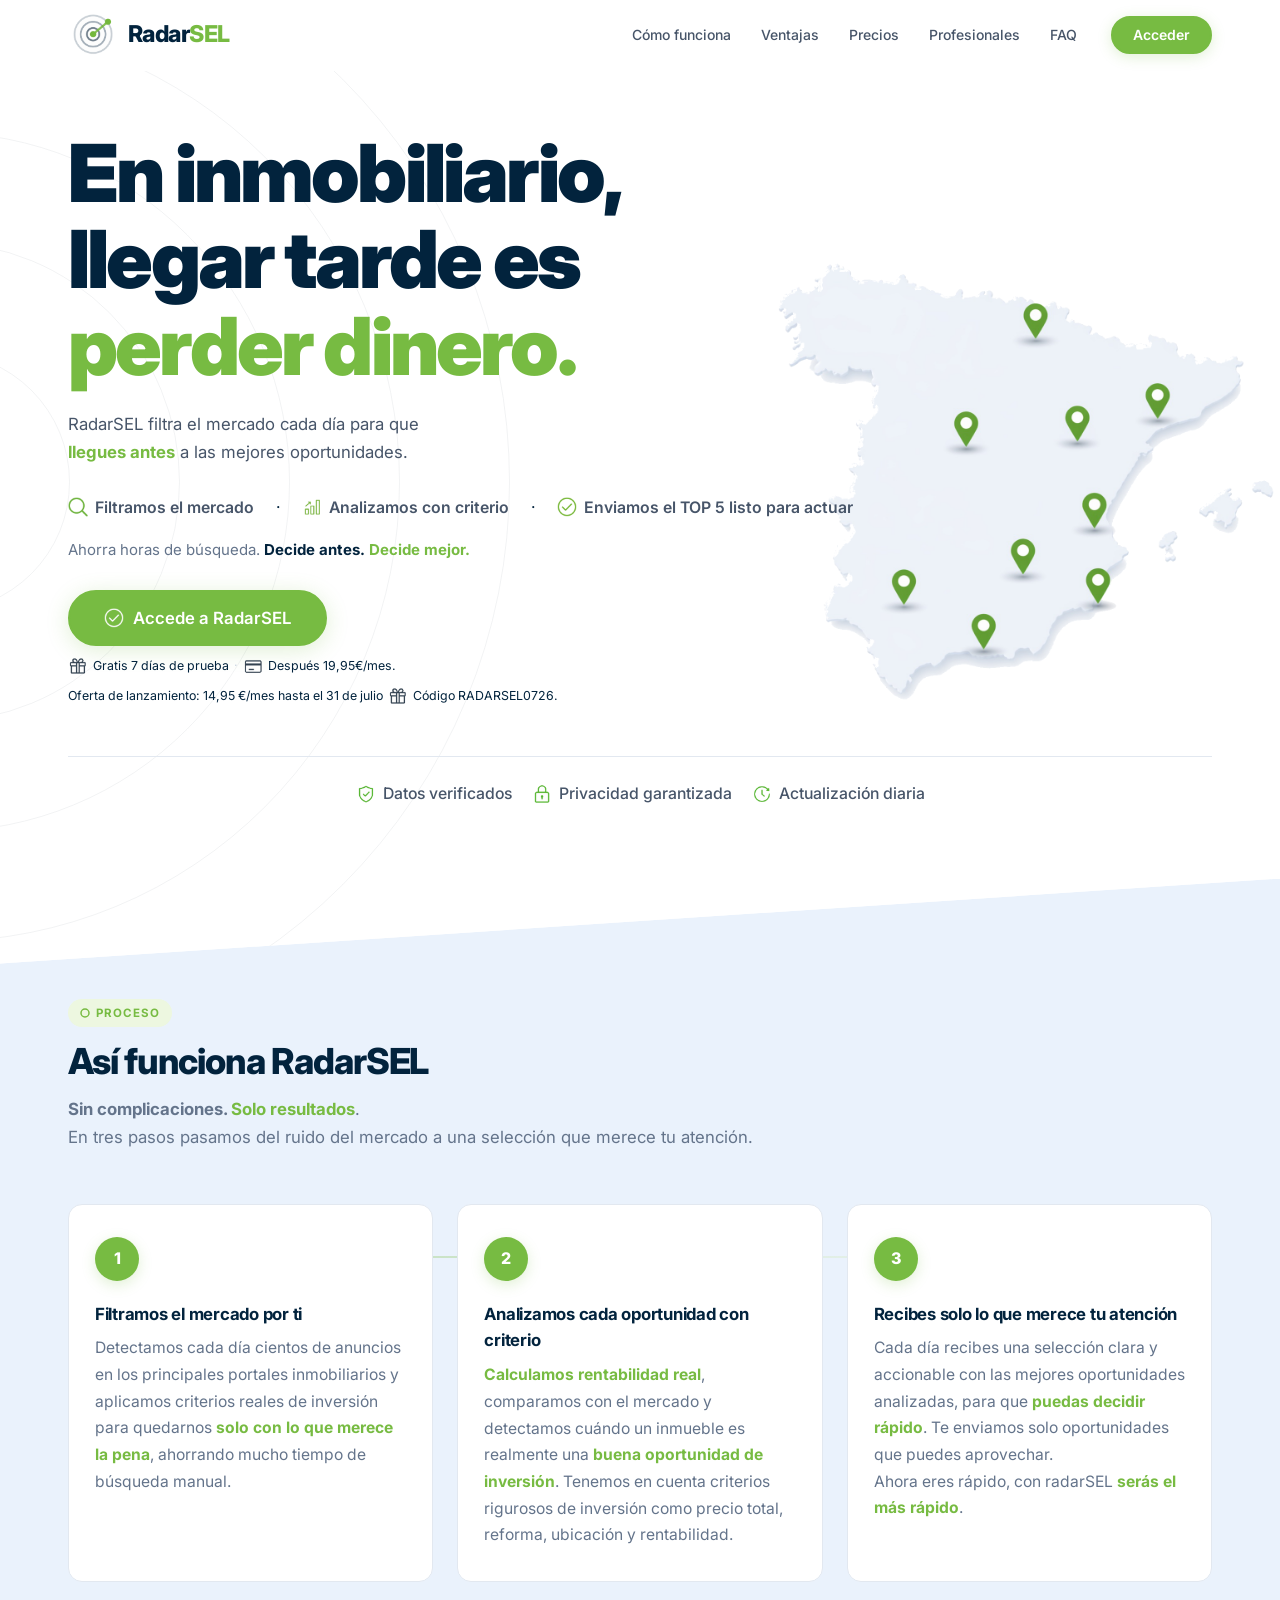
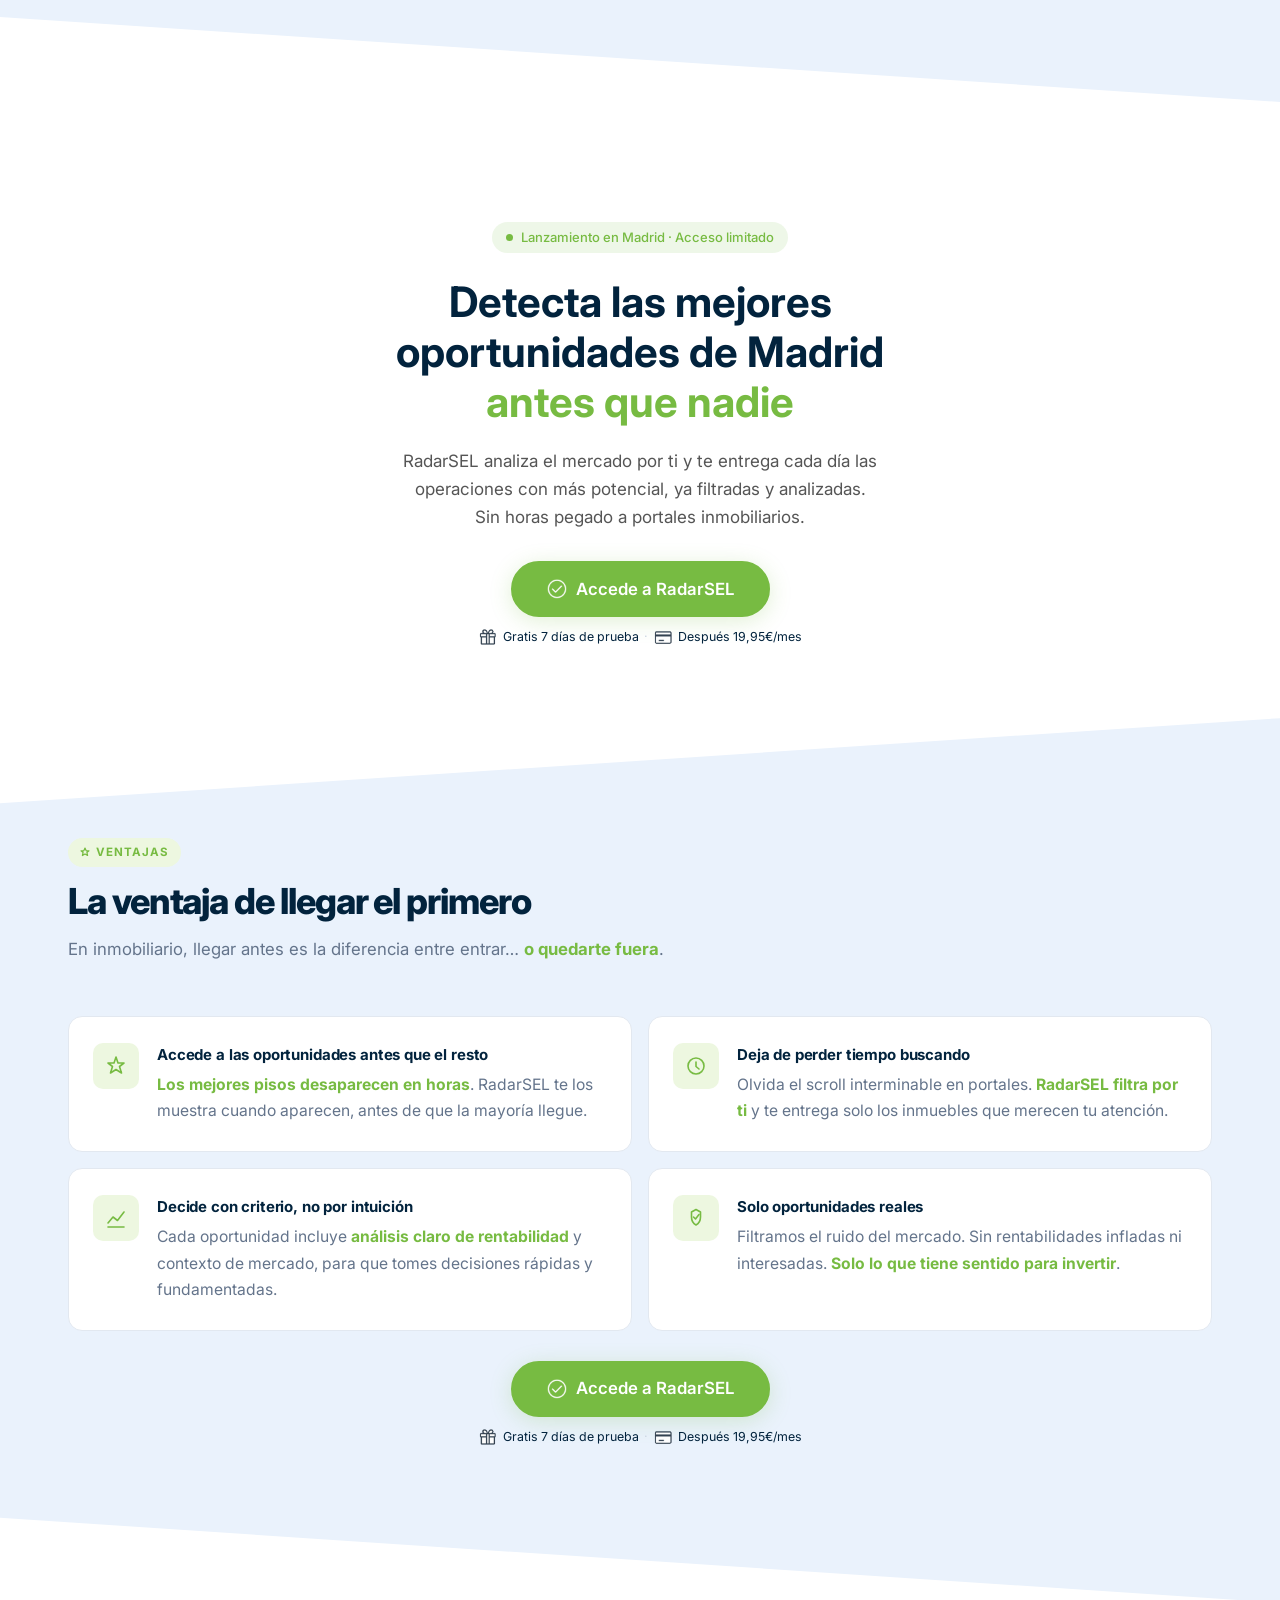
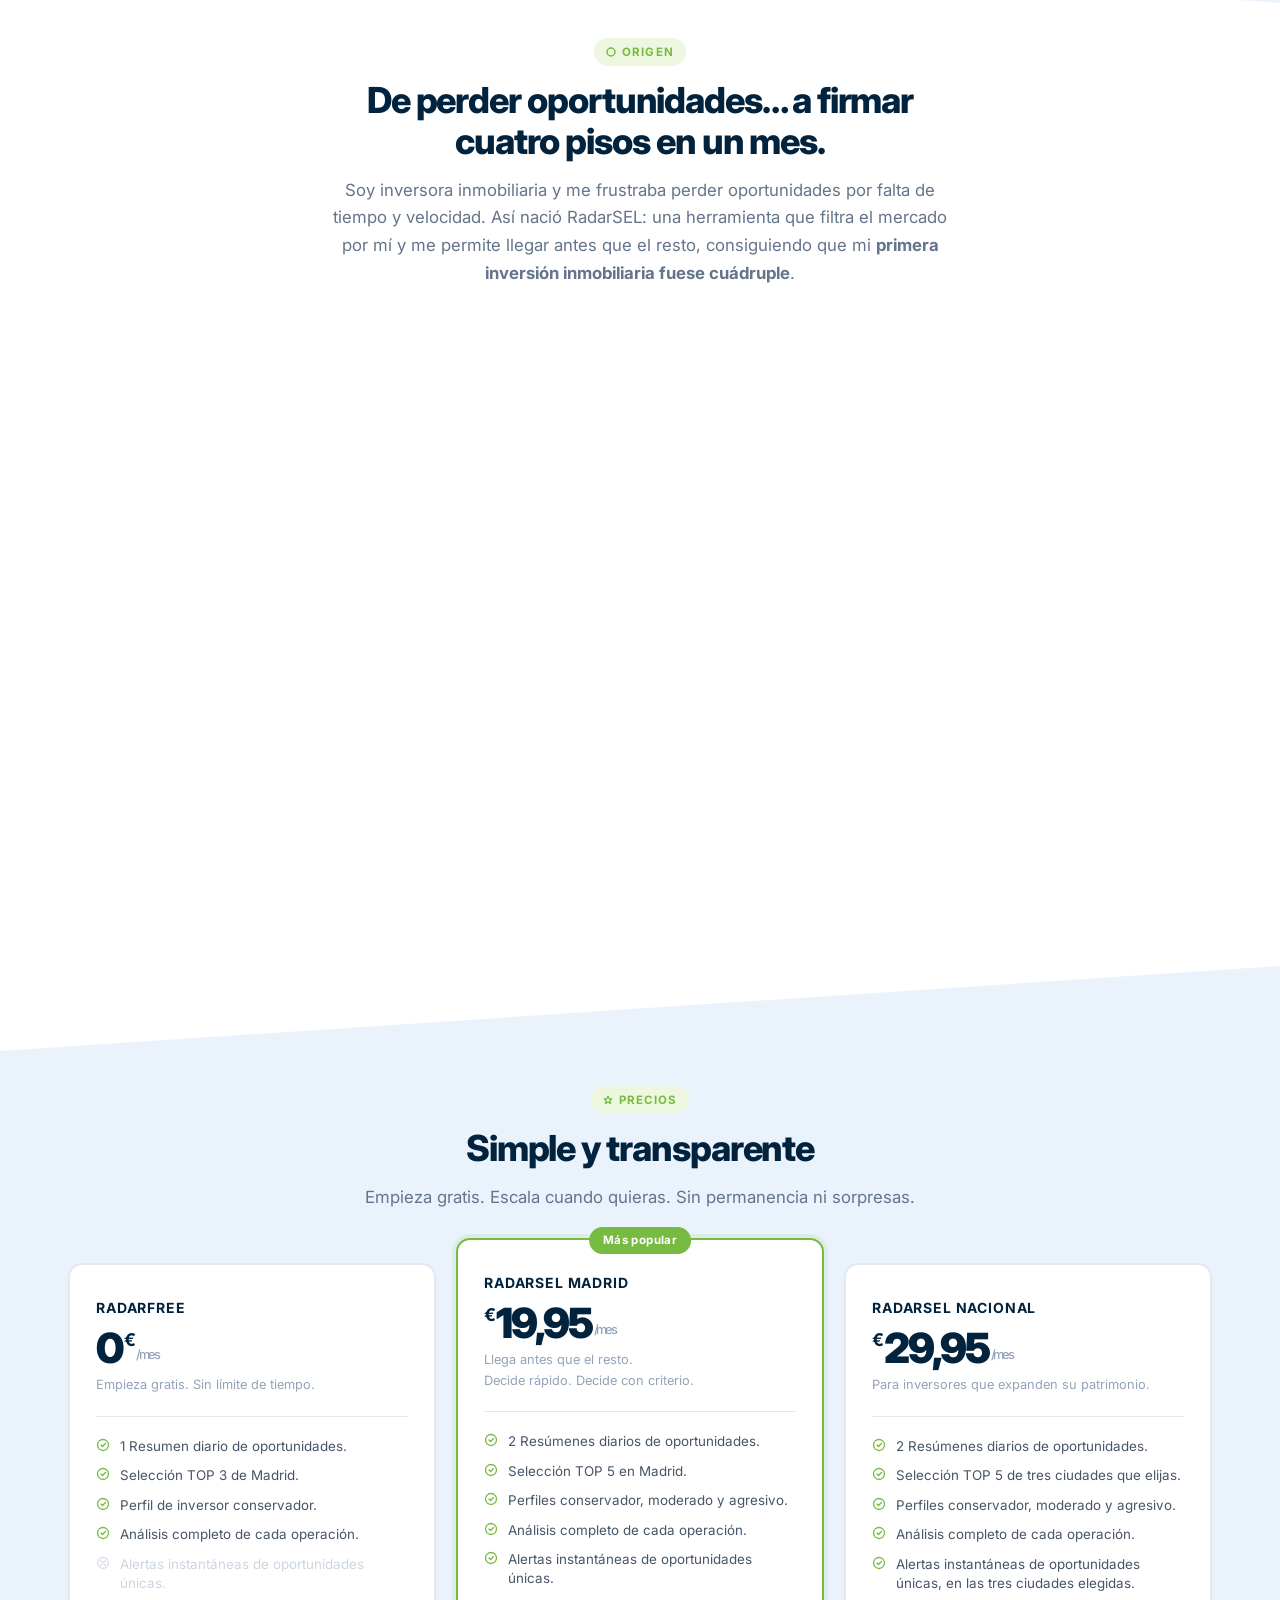
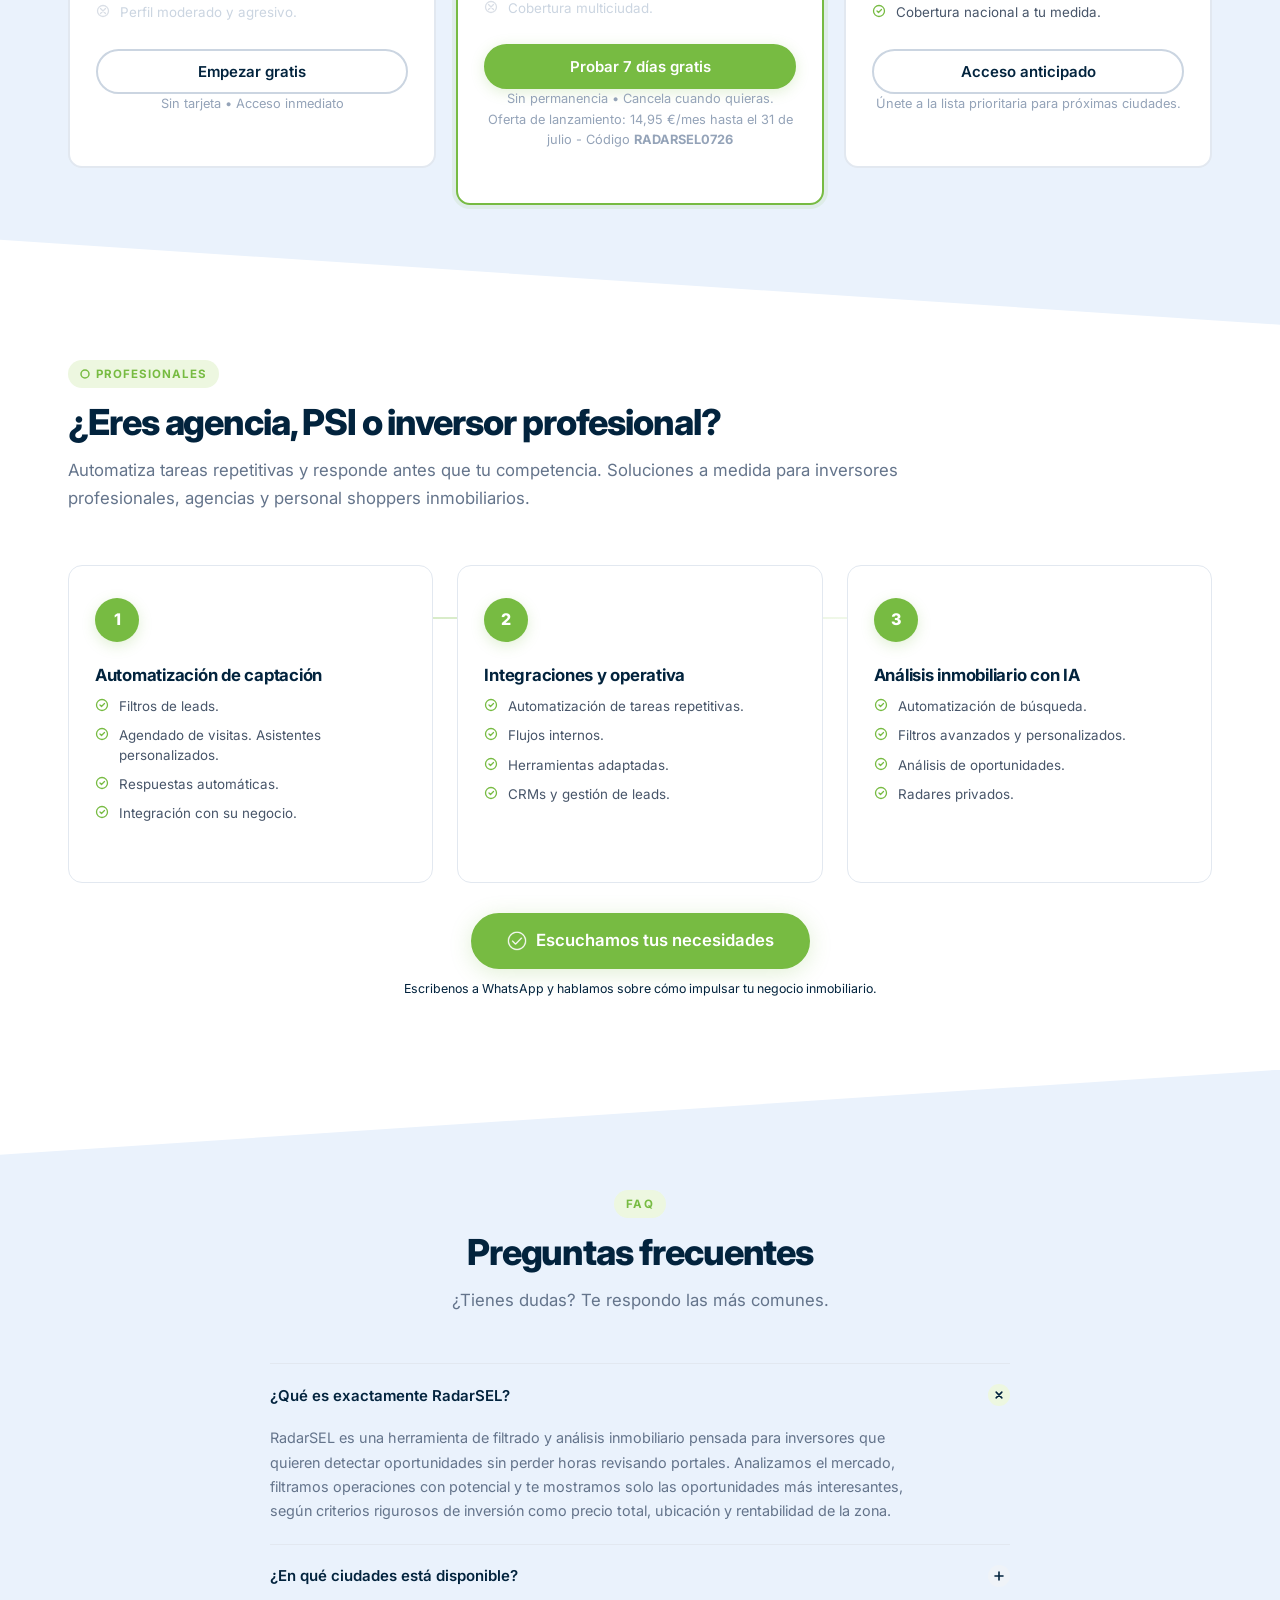
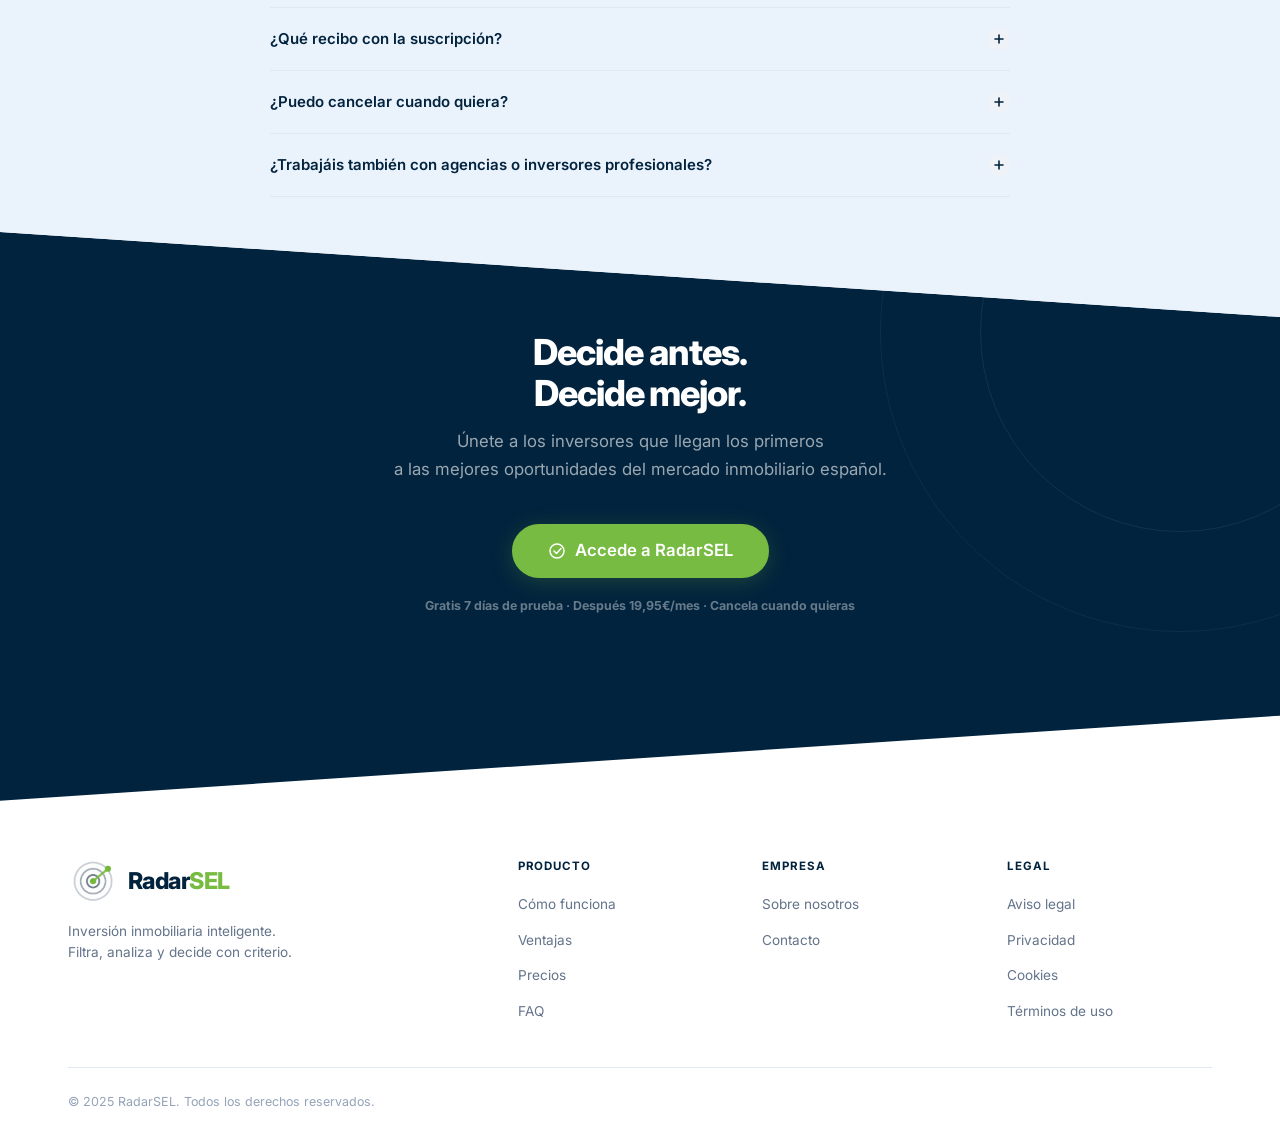
<file: index.html>
<!DOCTYPE html>
<html lang="es">
<head>
  <meta charset="UTF-8" />
  <meta name="viewport" content="width=device-width, initial-scale=1.0" />
  <title>RadarSEL — Llega antes a las mejores oportunidades inmobiliarias</title>
  <meta name="description" content="RadarSEL rastrea el mercado inmobiliario cada día para que llegues antes a las mejores oportunidades de inversión. Filtrado inteligente, análisis de datos, TOP 3 diario." />
  <link rel="preconnect" href="https://fonts.googleapis.com" />
  <link rel="preconnect" href="https://fonts.gstatic.com" crossorigin />
  <link href="https://fonts.googleapis.com/css2?family=Inter:wght@400;500;600;700;800;900&display=swap" rel="stylesheet" />
  <link rel="stylesheet" href="assets/css/radarsel.css" />
</head>
<body>

<!-- ═══════════════════════════════════════════════════════════
     HEADER
═══════════════════════════════════════════════════════════ -->
<header id="header">
  <div class="header-inner">

    <!-- Logo -->
    <a href="#" class="logo" aria-label="RadarSEL — Inicio">
      <img src="images/radar/logo_radar.png" alt="Logo RadarSEL" class="logo-small">
      <span class="logo-wordmark">
        <span class="r">Radar</span><span class="g">SEL</span>
      </span>
    </a>

    <!-- Desktop nav -->
    <nav class="nav-main" aria-label="Navegación principal">
      <a href="#como-funciona">Cómo funciona</a>
      <a href="#ventajas">Ventajas</a>
      <a href="#precios">Precios</a>
      <a href="#profesionales">Profesionales</a>
      <a href="#faq">FAQ</a>
    </nav>

    <!-- Desktop CTA -->
    <div class="header-cta">
      <a href="https://buy.stripe.com/4gMcN4344bJidpactY67S01" class="btn btn-primary">Acceder</a>
    </div>

    <!-- Mobile toggle -->
    <button class="nav-toggle" id="navToggle" aria-label="Abrir menú" aria-expanded="false" aria-controls="mobileMenu">
      <span></span><span></span><span></span>
    </button>

  </div>

<!-- Overtracking Pixel Code -->
<script defer src="https://cdn.overtracking.com/t/tn4eQBf80EprVfjad/"></script>
<!-- End Overtracking Pixel Code -->


</header>

<!-- Mobile menu -->
<nav class="mobile-menu" id="mobileMenu" aria-label="Menú móvil">
  <a href="#como-funciona">Cómo funciona</a>
  <a href="#ventajas">Ventajas</a>
  <a href="#precios">Precios</a>
  <a href="#profesionales">Profesionales</a>
  <a href="#faq">FAQ</a>
  <a href="https://buy.stripe.com/4gMcN4344bJidpactY67S01" class="btn btn-primary">Acceder</a>
</nav>


<!-- ═══════════════════════════════════════════════════════════
     HERO
═══════════════════════════════════════════════════════════ -->
<section id="hero">

  <!-- Radar background rings -->
  <div class="radar-bg" aria-hidden="true">
    <div class="radar-ring r1"></div>
    <div class="radar-ring r2"></div>
    <div class="radar-ring r3"></div>
    <div class="radar-ring r4"></div>
    <div class="radar-ring r5"></div>
  </div>

  <div class="hero-inner">

    <!-- Left: text -->
    <div class="hero-text">

      <h1>
        En inmobiliario,<br>
        llegar tarde es<br>
        <span class="accent">perder dinero.</span>
      </h1>

      <p class="hero-sub">
        RadarSEL filtra el mercado cada día para que<br> <strong><span class="accent">llegues antes</span></strong> a las mejores oportunidades.
      </p>

      <!-- Feature pills -->
      <div class="hero-features">
        <div class="feature-pill">
          <!-- Search icon -->
          <img src="images/radar/icon-lupa.png" alt="filtramos" class="logo-icon">
          Filtramos el mercado
        </div>
        <span class="sep">·</span>
        <div class="feature-pill">
          <!-- Chart icon -->
          <img src="images/radar/icon-grafico.png" alt="filtramos" class="logo-icon">
          Analizamos con criterio
        </div> <span class="sep">·</span>  
        <div class="feature-pill">
          <!-- Check-circle icon -->
          <img src="images/radar/icon-check.png" alt="filtramos" class="logo-icon">
          Enviamos el TOP 5 listo para actuar
        </div>
      </div>

      <p class="hero-tagline">Ahorra horas de búsqueda. <strong>Decide antes. <span class="accent">Decide mejor.</span></strong>

      <!-- CTA -->
      <div class="hero-cta-group">
        <a href="https://buy.stripe.com/4gMcN4344bJidpactY67S01" class="btn btn-primary btn-hero">
          <img src="images/radar/icon-check-blanco.png" alt="filtramos" class="logo-icon">
          Accede a RadarSEL
        </a>
        <p class="microcopy">
          <img src="images/radar/regalo.png" alt="filtramos" class="logo-icon">
          Gratis 7 días de prueba 
          <span class="sep">·</span>
          <img src="images/radar/tarjeta.png" alt="filtramos" class="logo-icon">
          Después 19,95€/mes.
        </p>
        <p class="microcopy">
          Oferta de lanzamiento: 14,95 €/mes hasta el 31 de julio
          <img src="images/radar/regalo.png" alt="filtramos" class="logo-icon">
          Código RADARSEL0726.
        </p>
      </div>

      <!-- Trust bar -->
      <div class="trust-bar">
        <div class="trust-item">
          <img src="images/radar/seguridad.png" alt="filtramos" class="logo-icon">
          Datos verificados
        </div>
        <div class="trust-item">
          <img src="images/radar/privacidad.png" alt="filtramos" class="logo-icon">
          Privacidad garantizada
        </div>
        <div class="trust-item">
          <img src="images/radar/reloj.png" alt="filtramos" class="logo-icon">
          Actualización diaria
        </div>
      </div>

    </div>

  </div><!-- .hero-inner -->
</section><!-- #hero -->


<!-- ═══════════════════════════════════════════════════════════
     CÓMO FUNCIONA
═══════════════════════════════════════════════════════════ -->
<section id="como-funciona" class="section">
  <div class="section-inner">

    <div class="section-header fade-up">
      <span class="section-tag">
        <svg width="10" height="10" viewBox="0 0 10 10" fill="none" aria-hidden="true">
          <circle cx="5" cy="5" r="4" stroke="#77BB42" stroke-width="1.5"/>
        </svg>
        Proceso
      </span>
      <h2 class="section-title">Así funciona RadarSEL</h2>
      <p class="section-sub">
        <strong>Sin complicaciones.<span class="accent"> Solo resultados</span></strong>.<br> 
        En tres pasos pasamos del ruido del mercado a una selección que merece tu atención.
      </p>
    </div>

    <div class="steps-grid" role="list">
      <div class="step-connector" aria-hidden="true"></div>

      <!-- Step 1 -->
      <div class="step-card fade-up" role="listitem">
        <div class="step-num" aria-hidden="true">1</div>
        <h3>Filtramos el mercado por ti</h3>
        <p>
          Detectamos cada día cientos de anuncios en los principales portales inmobiliarios y aplicamos criterios reales de inversión para 
          quedarnos <strong><span class="accent">solo con lo que merece la pena</span></strong>, ahorrando mucho tiempo de búsqueda manual. 
        </p>
      </div>

      <!-- Step 2 -->
      <div class="step-card fade-up delay-1" role="listitem">
        <div class="step-num" aria-hidden="true">2</div>
        <h3>Analizamos cada oportunidad con criterio</h3>
        <p>
            <strong><span class="accent">Calculamos rentabilidad real</span></strong>, comparamos con el mercado y detectamos cuándo un inmueble es realmente una <strong><span class="accent">buena oportunidad de inversión</span></strong>.
            Tenemos en cuenta criterios rigurosos de inversión como precio total, reforma, ubicación y rentabilidad.
        </p>
      </div>

      <!-- Step 3 -->
      <div class="step-card fade-up delay-2" role="listitem">
        <div class="step-num" aria-hidden="true">3</div>
        <h3>Recibes solo lo que merece tu atención</h3>
        <p>
            Cada día recibes una selección clara y accionable con las mejores oportunidades analizadas, para que <strong><span class="accent">puedas decidir rápido</span></strong>.
            Te enviamos solo oportunidades que puedes aprovechar. <br>Ahora eres rápido, con radarSEL <strong><span class="accent">serás el más rápido</span></strong>. 
        </p>
      </div>

    </div><!-- .steps-grid -->

    <p>

  </div>
</section>

<!-- ═══════════════════════════════════════════════════════════
     HERO LANZAMIENTO
═══════════════════════════════════════════════════════════ -->
<section id="hero-lanzamiento" class="section section--hero-launch">
  <div class="section-inner section-inner--narrow">

    <div class="launch-badge fade-up">
      <span class="launch-dot" aria-hidden="true"></span>
      Lanzamiento en Madrid · Acceso limitado
    </div>

    <h1 class="hero-launch-title fade-up delay-1">
      Detecta las mejores oportunidades de Madrid
      <span class="accent">antes que nadie</span>
    </h1>

    <p class="hero-launch-desc fade-up delay-2">
      RadarSEL analiza el mercado por ti y te entrega cada día las operaciones
      con más potencial, ya filtradas y analizadas. <br>
      Sin horas pegado a portales inmobiliarios.
    </p>

    <!--
    <div class="launch-badge fade-up">
      <span class="launch-dot" aria-hidden="true"></span>
      Acceso completo gratuito hasta el 30 de junio
    </div> -->

    <!-- CTA -->
      <div class="hero-cta-group-ventajas">
        <a href="https://buy.stripe.com/4gMcN4344bJidpactY67S01" class="btn btn-primary btn-hero">
          <img src="images/radar/icon-check-blanco.png" alt="filtramos" class="logo-icon">
          Accede a RadarSEL
        </a>
        <p class="microcopy">
          <img src="images/radar/regalo.png" alt="filtramos" class="logo-icon">
          Gratis 7 días de prueba
          <span class="sep">·</span>
          <img src="images/radar/tarjeta.png" alt="filtramos" class="logo-icon">
          Después 19,95€/mes 
        </p>
      </div>

      <!--
    <div class="hero-launch-features fade-up delay-3">
      <p class="hero-launch-features-label">Qué recibes durante la prueba</p>
      <ul class="hero-launch-features-list" role="list">
        <li>
          <svg width="16" height="16" viewBox="0 0 22 22" fill="none" aria-hidden="true">
            <path d="M4 11.5L9 16.5L18 6" stroke="#77BB42" stroke-width="1.8" stroke-linecap="round" stroke-linejoin="round"/>
          </svg>
          <span><strong>2 resúmenes diarios</strong> con las mejores oportunidades.</span>
        </li>
        <li>
          <svg width="16" height="16" viewBox="0 0 22 22" fill="none" aria-hidden="true">
            <path d="M4 11.5L9 16.5L18 6" stroke="#77BB42" stroke-width="1.8" stroke-linecap="round" stroke-linejoin="round"/>
          </svg>
          <span>Selección del <strong>Top 5 de Madrid</strong> filtradas por rentabilidad y perfil de riesgo.</span>
        </li>
        <li>
          <svg width="16" height="16" viewBox="0 0 22 22" fill="none" aria-hidden="true">
            <path d="M4 11.5L9 16.5L18 6" stroke="#77BB42" stroke-width="1.8" stroke-linecap="round" stroke-linejoin="round"/>
          </svg>
          <span><strong>Análisis completo</strong> de cada inmueble.</span>
        </li>
        <li>
          <svg width="16" height="16" viewBox="0 0 22 22" fill="none" aria-hidden="true">
            <path d="M4 11.5L9 16.5L18 6" stroke="#77BB42" stroke-width="1.8" stroke-linecap="round" stroke-linejoin="round"/>
          </svg>
          <span><strong>Alertas instantáneas</strong> de oportunidades únicas, que vuelan en el mercado actual.</span>
        </li>
        <li class="hero-launch-features-divider">
          <svg width="16" height="16" viewBox="0 0 22 22" fill="none" aria-hidden="true">
            <rect x="3" y="4" width="16" height="15" rx="2" stroke="#77BB42" stroke-width="1.6"/>
            <path d="M3 9H19M8 4V9" stroke="#77BB42" stroke-width="1.6" stroke-linecap="round"/>
          </svg>
          <span>El 30 de junio decides si continúas — <strong>sin compromiso</strong></span>
        </li>
      </ul>
      <p class="hero-launch-after-trial">
        Tras la prueba podrás elegir entre el plan gratuito o continuar con acceso completo por <strong>19,95€/mes</strong>.
      </p>
    </div>-->

  </div>
</section>

<!-- ═══════════════════════════════════════════════════════════
     VENTAJAS
═══════════════════════════════════════════════════════════ -->
<section id="ventajas" class="section">
  <div class="section-inner">

    <div class="section-header fade-up">
      <span class="section-tag">
        <svg width="10" height="10" viewBox="0 0 10 10" fill="none" aria-hidden="true">
          <path d="M5 1L6.2 3.8H9L6.9 5.5L7.6 8.5L5 6.9L2.4 8.5L3.1 5.5L1 3.8H3.8Z" stroke="#77BB42" stroke-width="1.2" stroke-linejoin="round"/>
        </svg>
        Ventajas
      </span>
      <h2 class="section-title">La ventaja de llegar el primero</h2>
      <p class="section-sub">En inmobiliario, llegar antes es la diferencia entre entrar… <strong><span class="accent">o quedarte fuera</span></strong>.</p>
    </div>

    <div class="advantages-grid" role="list">

      <div class="adv-card fade-up" role="listitem">
        <div class="adv-icon" aria-hidden="true">
          <svg width="22" height="22" viewBox="0 0 22 22" fill="none">
            <path d="M11 2L13 8H19L14.5 11.5L16.5 18L11 14.5L5.5 18L7.5 11.5L3 8H9L11 2Z" stroke="#77BB42" stroke-width="1.6" stroke-linejoin="round"/>
          </svg>
        </div>
        <div class="adv-body">
          <h3>Accede a las oportunidades antes que el resto</h3>
          <p><strong><span class="accent">Los mejores pisos desaparecen en horas</span></strong>. RadarSEL te los muestra cuando aparecen, antes de que la mayoría llegue.</p>
        </div>
      </div>

      <div class="adv-card fade-up delay-1" role="listitem">
        <div class="adv-icon" aria-hidden="true">
          <svg width="22" height="22" viewBox="0 0 22 22" fill="none">
            <circle cx="11" cy="11" r="8" stroke="#77BB42" stroke-width="1.6"/>
            <path d="M11 7V11.5L14 14" stroke="#77BB42" stroke-width="1.6" stroke-linecap="round" stroke-linejoin="round"/>
          </svg>
        </div>
        <div class="adv-body">
          <h3>Deja de perder tiempo buscando</h3>
          <p>Olvida el scroll interminable en portales. <strong><span class="accent">RadarSEL filtra por ti</span></strong> y te entrega solo los inmuebles que merecen tu atención.</p>
        </div>
      </div>

      <div class="adv-card fade-up delay-2" role="listitem">
        <div class="adv-icon" aria-hidden="true">
          <svg width="22" height="22" viewBox="0 0 22 22" fill="none">
            <path d="M3 16L8 10L12.5 13.5L19 5" stroke="#77BB42" stroke-width="1.6" stroke-linecap="round" stroke-linejoin="round"/>
            <path d="M3 20H19" stroke="#77BB42" stroke-width="1.6" stroke-linecap="round"/>
          </svg>
        </div>
        <div class="adv-body">
          <h3>Decide con criterio, no por intuición</h3>
          <p>Cada oportunidad incluye <strong><span class="accent">análisis claro de rentabilidad</span></strong> y contexto de mercado, para que tomes decisiones rápidas y fundamentadas.</p>
        </div>
      </div>

      <div class="adv-card fade-up delay-3" role="listitem">
        <div class="adv-icon" aria-hidden="true">
          <svg width="22" height="22" viewBox="0 0 22 22" fill="none">
            <path d="M11 2.5L15.5 5V10C15.5 13.6 13.2 16.9 11 18C8.8 16.9 6.5 13.6 6.5 10V5L11 2.5Z" stroke="#77BB42" stroke-width="1.6" stroke-linejoin="round"/>
            <path d="M8.5 10L10.5 12L14 7.5" stroke="#77BB42" stroke-width="1.6" stroke-linecap="round" stroke-linejoin="round"/>
          </svg>
        </div>
        <div class="adv-body">
          <h3>Solo oportunidades reales</h3>
          <p>Filtramos el ruido del mercado. Sin rentabilidades infladas ni interesadas. <strong><span class="accent">Solo lo que tiene sentido para invertir</span></strong>.</p>
        </div>
      </div>
    </div><!-- .advantages-grid -->
    
    <!-- CTA -->
      <div class="hero-cta-group-ventajas">
        <a href="https://buy.stripe.com/4gMcN4344bJidpactY67S01" class="btn btn-primary btn-hero">
          <img src="images/radar/icon-check-blanco.png" alt="filtramos" class="logo-icon">
          Accede a RadarSEL
        </a>
        <p class="microcopy">
          <img src="images/radar/regalo.png" alt="filtramos" class="logo-icon">
          Gratis 7 días de prueba
          <span class="sep">·</span>
          <img src="images/radar/tarjeta.png" alt="filtramos" class="logo-icon">
          Después 19,95€/mes
        </p>
      </div>

  </div>
</section>

<!-- ═══════════════════════════════════════════════════════════
     ORIGEN DE RADARSEL
═══════════════════════════════════════════════════════════ -->
<section id="prueba-social" class="section">
  <div class="section-inner">

    <div class="section-header centered fade-up">
      <span class="section-tag">
        <svg width="10" height="10" viewBox="0 0 10 10" fill="none" aria-hidden="true">
          <circle cx="5" cy="5" r="4" stroke="#77BB42" stroke-width="1.5"/>
        </svg>
        Origen</span>
      <h2 class="section-title">De perder oportunidades… a firmar cuatro pisos en un mes.</h2>
      <p class="section-sub">
        Soy inversora inmobiliaria y me frustraba perder oportunidades por falta de tiempo y velocidad. 
        Así nació RadarSEL: una herramienta que filtra el mercado por mí y me permite llegar antes que el resto, consiguiendo que mi <strong>primera inversión inmobiliaria fuese cuádruple</strong>.</p>
    </div>

    <!-- Video -->
  <div class="video-wrapper">
    </iframe>
        <iframe src="https://www.youtube.com/embed/qpmDxj18cjA" title="Origen de RadarSEL" frameborder="0" allowfullscreen>
    </iframe>
  </div>

  </div>
</section>



<!-- ═══════════════════════════════════════════════════════════
     PRECIOS
═══════════════════════════════════════════════════════════ -->
<section id="precios" class="section">
  <div class="section-inner">

    <div class="section-header centered fade-up">
      <span class="section-tag">
        <svg width="10" height="10" viewBox="0 0 10 10" fill="none" aria-hidden="true">
          <path d="M5 1L6.2 3.8H9L6.9 5.5L7.6 8.5L5 6.9L2.4 8.5L3.1 5.5L1 3.8H3.8Z" stroke="#77BB42" stroke-width="1.2" stroke-linejoin="round"/>
        </svg>
        Precios</span>
      <h2 class="section-title">Simple y transparente</h2>
      <p class="section-sub">Empieza gratis. Escala cuando quieras. Sin permanencia ni sorpresas.</p>
    </div>

    <div class="pricing-grid">

      <!-- Free -->
      <div class="pricing-card fade-up">
        <div class="pricing-name">RADARFREE</div>
        <div class="pricing-price"><span>0</span><sup>€</sup><sub>/mes</sub></div>
        <div class="pricing-period">Empieza gratis. Sin límite de tiempo.</div>
        <hr class="pricing-divider"/>
        <ul class="pricing-features">
          <li class="pricing-feature">
            <svg width="14" height="14" viewBox="0 0 14 14" fill="none" aria-hidden="true"><circle cx="7" cy="7" r="5.5" stroke="#77BB42" stroke-width="1.3"/><path d="M5 7L6.5 8.5L9.5 5.5" stroke="#77BB42" stroke-width="1.3" stroke-linecap="round" stroke-linejoin="round"/></svg>
            1 Resumen diario de oportunidades.
          </li>
          <li class="pricing-feature">
            <svg width="14" height="14" viewBox="0 0 14 14" fill="none" aria-hidden="true"><circle cx="7" cy="7" r="5.5" stroke="#77BB42" stroke-width="1.3"/><path d="M5 7L6.5 8.5L9.5 5.5" stroke="#77BB42" stroke-width="1.3" stroke-linecap="round" stroke-linejoin="round"/></svg>
            Selección TOP 3 de Madrid.
          </li>
          <li class="pricing-feature">
            <svg width="14" height="14" viewBox="0 0 14 14" fill="none" aria-hidden="true"><circle cx="7" cy="7" r="5.5" stroke="#77BB42" stroke-width="1.3"/><path d="M5 7L6.5 8.5L9.5 5.5" stroke="#77BB42" stroke-width="1.3" stroke-linecap="round" stroke-linejoin="round"/></svg>
            Perfil de inversor conservador.
          </li>
          <li class="pricing-feature">
            <svg width="14" height="14" viewBox="0 0 14 14" fill="none" aria-hidden="true"><circle cx="7" cy="7" r="5.5" stroke="#77BB42" stroke-width="1.3"/><path d="M5 7L6.5 8.5L9.5 5.5" stroke="#77BB42" stroke-width="1.3" stroke-linecap="round" stroke-linejoin="round"/></svg>
            Análisis completo de cada operación.
          </li>
          <li class="pricing-feature disabled">
            <svg width="14" height="14" viewBox="0 0 14 14" fill="none" aria-hidden="true"><circle cx="7" cy="7" r="5.5" stroke="#94A3B8" stroke-width="1.3"/><path d="M4.5 9.5L9.5 4.5M4.5 4.5L9.5 9.5" stroke="#94A3B8" stroke-width="1.3" stroke-linecap="round"/></svg>
            Alertas instantáneas de oportunidades únicas.
          </li>
          <li class="pricing-feature disabled">
            <svg width="14" height="14" viewBox="0 0 14 14" fill="none" aria-hidden="true"><circle cx="7" cy="7" r="5.5" stroke="#94A3B8" stroke-width="1.3"/><path d="M4.5 9.5L9.5 4.5M4.5 4.5L9.5 9.5" stroke="#94A3B8" stroke-width="1.3" stroke-linecap="round"/></svg>
            Perfil moderado y agresivo.
          </li>
        </ul>
        
        <a href="#radarsel-popup" class="btn btn-outline pricing-cta" data-modal-open>Empezar gratis</a>        
        <div class="pricing-period"><center>Sin tarjeta • Acceso inmediato</center></div>
      </div>

      <!-- Pro (featured) -->
      <div class="pricing-card featured fade-up delay-1">
        <span class="pricing-badge">Más popular</span>
        <div class="pricing-name">RADARSEL MADRID</div>
        <div class="pricing-price"><sup>€</sup><span>19,95</span><sub>/mes</sub></div>
        <div class="pricing-period">Llega antes que el resto.<br>Decide rápido. Decide con criterio.</div>
        <hr class="pricing-divider"/>
        <ul class="pricing-features">
          <li class="pricing-feature">
            <svg width="14" height="14" viewBox="0 0 14 14" fill="none" aria-hidden="true"><circle cx="7" cy="7" r="5.5" stroke="#77BB42" stroke-width="1.3"/><path d="M5 7L6.5 8.5L9.5 5.5" stroke="#77BB42" stroke-width="1.3" stroke-linecap="round" stroke-linejoin="round"/></svg>
            2 Resúmenes diarios de oportunidades. 
          </li>
          <li class="pricing-feature">
            <svg width="14" height="14" viewBox="0 0 14 14" fill="none" aria-hidden="true"><circle cx="7" cy="7" r="5.5" stroke="#77BB42" stroke-width="1.3"/><path d="M5 7L6.5 8.5L9.5 5.5" stroke="#77BB42" stroke-width="1.3" stroke-linecap="round" stroke-linejoin="round"/></svg>
            Selección TOP 5 en Madrid.
          </li>
          <li class="pricing-feature">
            <svg width="14" height="14" viewBox="0 0 14 14" fill="none" aria-hidden="true"><circle cx="7" cy="7" r="5.5" stroke="#77BB42" stroke-width="1.3"/><path d="M5 7L6.5 8.5L9.5 5.5" stroke="#77BB42" stroke-width="1.3" stroke-linecap="round" stroke-linejoin="round"/></svg>
            Perfiles conservador, moderado y agresivo.
          </li>
          <li class="pricing-feature">
            <svg width="14" height="14" viewBox="0 0 14 14" fill="none" aria-hidden="true"><circle cx="7" cy="7" r="5.5" stroke="#77BB42" stroke-width="1.3"/><path d="M5 7L6.5 8.5L9.5 5.5" stroke="#77BB42" stroke-width="1.3" stroke-linecap="round" stroke-linejoin="round"/></svg>
            Análisis completo de cada operación.
          </li>
          <li class="pricing-feature">
            <svg width="14" height="14" viewBox="0 0 14 14" fill="none" aria-hidden="true"><circle cx="7" cy="7" r="5.5" stroke="#77BB42" stroke-width="1.3"/><path d="M5 7L6.5 8.5L9.5 5.5" stroke="#77BB42" stroke-width="1.3" stroke-linecap="round" stroke-linejoin="round"/></svg>
            Alertas instantáneas de oportunidades únicas.
          </li>
          <li class="pricing-feature disabled">
            <svg width="14" height="14" viewBox="0 0 14 14" fill="none" aria-hidden="true"><circle cx="7" cy="7" r="5.5" stroke="#94A3B8" stroke-width="1.3"/><path d="M4.5 9.5L9.5 4.5M4.5 4.5L9.5 9.5" stroke="#94A3B8" stroke-width="1.3" stroke-linecap="round"/></svg>
            Cobertura multiciudad.
          </li>
        </ul>
        <a href="https://buy.stripe.com/4gMcN4344bJidpactY67S01" class="btn btn-primary pricing-cta">Probar 7 días gratis</a>
        <div class="pricing-period">
          <center>Sin permanencia • Cancela cuando quieras.</center>
          <center>Oferta de lanzamiento: 14,95 €/mes hasta el 31 de julio - Código <strong>RADARSEL0726</strong></center>
        </div>
      </div>

      <!-- Empresas -->
      <div class="pricing-card fade-up delay-2">
        <div class="pricing-name">RADARSEL NACIONAL</div>
        <div class="pricing-price"><sup>€</sup><span>29,95</span><sub>/mes</sub></div>
        <div class="pricing-period">Para inversores que expanden su patrimonio.</div>
        <hr class="pricing-divider"/>
        <ul class="pricing-features">
          <li class="pricing-feature">
            <svg width="14" height="14" viewBox="0 0 14 14" fill="none" aria-hidden="true"><circle cx="7" cy="7" r="5.5" stroke="#77BB42" stroke-width="1.3"/><path d="M5 7L6.5 8.5L9.5 5.5" stroke="#77BB42" stroke-width="1.3" stroke-linecap="round" stroke-linejoin="round"/></svg>
            2 Resúmenes diarios de oportunidades. 
          </li>
          <li class="pricing-feature">
            <svg width="14" height="14" viewBox="0 0 14 14" fill="none" aria-hidden="true"><circle cx="7" cy="7" r="5.5" stroke="#77BB42" stroke-width="1.3"/><path d="M5 7L6.5 8.5L9.5 5.5" stroke="#77BB42" stroke-width="1.3" stroke-linecap="round" stroke-linejoin="round"/></svg>
            Selección TOP 5 de tres ciudades que elijas.
          </li>
          <li class="pricing-feature">
            <svg width="14" height="14" viewBox="0 0 14 14" fill="none" aria-hidden="true"><circle cx="7" cy="7" r="5.5" stroke="#77BB42" stroke-width="1.3"/><path d="M5 7L6.5 8.5L9.5 5.5" stroke="#77BB42" stroke-width="1.3" stroke-linecap="round" stroke-linejoin="round"/></svg>
            Perfiles conservador, moderado y agresivo.
          </li>
          <li class="pricing-feature">
            <svg width="14" height="14" viewBox="0 0 14 14" fill="none" aria-hidden="true"><circle cx="7" cy="7" r="5.5" stroke="#77BB42" stroke-width="1.3"/><path d="M5 7L6.5 8.5L9.5 5.5" stroke="#77BB42" stroke-width="1.3" stroke-linecap="round" stroke-linejoin="round"/></svg>
            Análisis completo de cada operación.
          </li>
          <li class="pricing-feature">
            <svg width="14" height="14" viewBox="0 0 14 14" fill="none" aria-hidden="true"><circle cx="7" cy="7" r="5.5" stroke="#77BB42" stroke-width="1.3"/><path d="M5 7L6.5 8.5L9.5 5.5" stroke="#77BB42" stroke-width="1.3" stroke-linecap="round" stroke-linejoin="round"/></svg>
            Alertas instantáneas de oportunidades únicas, en las tres ciudades elegidas.
          </li>
          <li class="pricing-feature">
            <svg width="14" height="14" viewBox="0 0 14 14" fill="none" aria-hidden="true"><circle cx="7" cy="7" r="5.5" stroke="#77BB42" stroke-width="1.3"/><path d="M5 7L6.5 8.5L9.5 5.5" stroke="#77BB42" stroke-width="1.3" stroke-linecap="round" stroke-linejoin="round"/></svg>
            Cobertura nacional a tu medida.
          </li>
        </ul>
        <a href="contacto.html" class="btn btn-outline pricing-cta">Acceso anticipado</a>
        <div class="pricing-period"><center>Únete a la lista prioritaria para próximas ciudades.</center></div>
      </div>

    </div><!-- .pricing-grid -->
  </div>
</section>

<!-- ═══════════════════════════════════════════════════════════
     CÓMO FUNCIONA
═══════════════════════════════════════════════════════════ -->
<section id="profesionales" class="section">
  <div class="section-inner">

    <div class="section-header fade-up">
      <span class="section-tag">
        <svg width="10" height="10" viewBox="0 0 10 10" fill="none" aria-hidden="true">
          <circle cx="5" cy="5" r="4" stroke="#77BB42" stroke-width="1.5"/>
        </svg>
        Profesionales
      </span>
      <h2 class="section-title">¿Eres agencia, PSI o inversor profesional?</h2>
      <p class="section-sub">Automatiza tareas repetitivas y responde antes que tu competencia.
        Soluciones a medida para inversores profesionales, agencias y personal shoppers inmobiliarios.</p>
    </div>

    <div class="steps-grid" role="list">
      <div class="step-connector" aria-hidden="true"></div>

      <!-- Step 1 -->
      <div class="step-card fade-up" role="listitem">
        <div class="step-num" aria-hidden="true">1</div>
        <h3>Automatización de captación</h3>
        <p>
        <ul class="pricing-features">
          <li class="pricing-feature">
            <svg width="14" height="14" viewBox="0 0 14 14" fill="none" aria-hidden="true"><circle cx="7" cy="7" r="5.5" stroke="#77BB42" stroke-width="1.3"/><path d="M5 7L6.5 8.5L9.5 5.5" stroke="#77BB42" stroke-width="1.3" stroke-linecap="round" stroke-linejoin="round"/></svg>
            Filtros de leads.
          </li>
          <li class="pricing-feature">
            <svg width="14" height="14" viewBox="0 0 14 14" fill="none" aria-hidden="true"><circle cx="7" cy="7" r="5.5" stroke="#77BB42" stroke-width="1.3"/><path d="M5 7L6.5 8.5L9.5 5.5" stroke="#77BB42" stroke-width="1.3" stroke-linecap="round" stroke-linejoin="round"/></svg>
            Agendado de visitas. Asistentes personalizados.
          </li>
          <li class="pricing-feature">
            <svg width="14" height="14" viewBox="0 0 14 14" fill="none" aria-hidden="true"><circle cx="7" cy="7" r="5.5" stroke="#77BB42" stroke-width="1.3"/><path d="M5 7L6.5 8.5L9.5 5.5" stroke="#77BB42" stroke-width="1.3" stroke-linecap="round" stroke-linejoin="round"/></svg>
            Respuestas automáticas.
          </li>
          <li class="pricing-feature">
            <svg width="14" height="14" viewBox="0 0 14 14" fill="none" aria-hidden="true"><circle cx="7" cy="7" r="5.5" stroke="#77BB42" stroke-width="1.3"/><path d="M5 7L6.5 8.5L9.5 5.5" stroke="#77BB42" stroke-width="1.3" stroke-linecap="round" stroke-linejoin="round"/></svg>
            Integración con su negocio.
          </li>
        </ul>
      </p>
      </div>

      <!-- Step 2 -->
      <div class="step-card fade-up delay-2" role="listitem">
        <div class="step-num" aria-hidden="true">2</div>
        <h3>Integraciones y operativa</h3>
        <p>
        <ul class="pricing-features">
          <li class="pricing-feature">
            <svg width="14" height="14" viewBox="0 0 14 14" fill="none" aria-hidden="true"><circle cx="7" cy="7" r="5.5" stroke="#77BB42" stroke-width="1.3"/><path d="M5 7L6.5 8.5L9.5 5.5" stroke="#77BB42" stroke-width="1.3" stroke-linecap="round" stroke-linejoin="round"/></svg>
            Automatización de tareas repetitivas.
          </li>
          <li class="pricing-feature">
            <svg width="14" height="14" viewBox="0 0 14 14" fill="none" aria-hidden="true"><circle cx="7" cy="7" r="5.5" stroke="#77BB42" stroke-width="1.3"/><path d="M5 7L6.5 8.5L9.5 5.5" stroke="#77BB42" stroke-width="1.3" stroke-linecap="round" stroke-linejoin="round"/></svg>
            Flujos internos.
          </li>
          <li class="pricing-feature">
            <svg width="14" height="14" viewBox="0 0 14 14" fill="none" aria-hidden="true"><circle cx="7" cy="7" r="5.5" stroke="#77BB42" stroke-width="1.3"/><path d="M5 7L6.5 8.5L9.5 5.5" stroke="#77BB42" stroke-width="1.3" stroke-linecap="round" stroke-linejoin="round"/></svg>
            Herramientas adaptadas.
          </li>
          <li class="pricing-feature">
            <svg width="14" height="14" viewBox="0 0 14 14" fill="none" aria-hidden="true"><circle cx="7" cy="7" r="5.5" stroke="#77BB42" stroke-width="1.3"/><path d="M5 7L6.5 8.5L9.5 5.5" stroke="#77BB42" stroke-width="1.3" stroke-linecap="round" stroke-linejoin="round"/></svg>
            CRMs y gestión de leads.
          </li>
        </ul>
        </p>
      </div>

      <!-- Step 3 -->
      <div class="step-card fade-up delay-1" role="listitem">
        <div class="step-num" aria-hidden="true">3</div>
        <h3>Análisis inmobiliario con IA</h3>
        <p>
        <ul class="pricing-features">
          <li class="pricing-feature">
            <svg width="14" height="14" viewBox="0 0 14 14" fill="none" aria-hidden="true"><circle cx="7" cy="7" r="5.5" stroke="#77BB42" stroke-width="1.3"/><path d="M5 7L6.5 8.5L9.5 5.5" stroke="#77BB42" stroke-width="1.3" stroke-linecap="round" stroke-linejoin="round"/></svg>
            Automatización de búsqueda.
          </li>
          <li class="pricing-feature">
            <svg width="14" height="14" viewBox="0 0 14 14" fill="none" aria-hidden="true"><circle cx="7" cy="7" r="5.5" stroke="#77BB42" stroke-width="1.3"/><path d="M5 7L6.5 8.5L9.5 5.5" stroke="#77BB42" stroke-width="1.3" stroke-linecap="round" stroke-linejoin="round"/></svg>
            Filtros avanzados y personalizados.
          </li>
          <li class="pricing-feature">
            <svg width="14" height="14" viewBox="0 0 14 14" fill="none" aria-hidden="true"><circle cx="7" cy="7" r="5.5" stroke="#77BB42" stroke-width="1.3"/><path d="M5 7L6.5 8.5L9.5 5.5" stroke="#77BB42" stroke-width="1.3" stroke-linecap="round" stroke-linejoin="round"/></svg>
            Análisis de oportunidades.
          </li>
          <li class="pricing-feature">
            <svg width="14" height="14" viewBox="0 0 14 14" fill="none" aria-hidden="true"><circle cx="7" cy="7" r="5.5" stroke="#77BB42" stroke-width="1.3"/><path d="M5 7L6.5 8.5L9.5 5.5" stroke="#77BB42" stroke-width="1.3" stroke-linecap="round" stroke-linejoin="round"/></svg>
            Radares privados.
          </li>
        </ul>
        </p>
      </div>
    </div>
    <!-- .steps-grid -->

        <!-- CTA -->
      <div class="hero-cta-group-ventajas">
        <a href="contacto.html" class="btn btn-primary btn-hero">
          <img src="images/radar/icon-check-blanco.png" alt="filtramos" class="logo-icon">
          Escuchamos tus necesidades
        </a>
        <p class="microcopy">
          Escribenos a WhatsApp y hablamos sobre cómo impulsar tu negocio inmobiliario.
        </p>
      </div>

  </div>
</section>


<!-- ═══════════════════════════════════════════════════════════
     PRUEBA SOCIAL
═══════════════════════════════════════════════════════════ 
<section id="prueba-social" class="section">
  <div class="section-inner">

    <div class="section-header centered fade-up">
      <span class="section-tag">Inversores</span>
      <h2 class="section-title">Más de 500 inversores ya lo usan</h2>
      <p class="section-sub">De particulares a gestoras de patrimonio. Todos con un objetivo común: tomar mejores decisiones más rápido.</p>
    </div>

    <!- Stats --
    <div class="stat-row fade-up">
      <div class="stat-item">
        <div class="stat-value">+<span>500</span></div>
        <div class="stat-label">Inversores activos</div>
      </div>
      <div class="stat-divider" aria-hidden="true"></div>
      <div class="stat-item">
        <div class="stat-value"><span>3</span> / día</div>
        <div class="stat-label">Oportunidades enviadas</div>
      </div>
      <div class="stat-divider" aria-hidden="true"></div>
      <div class="stat-item">
        <div class="stat-value"><span>7</span>%+</div>
        <div class="stat-label">Rentabilidad media detectada</div>
      </div>
      <div class="stat-divider" aria-hidden="true"></div>
      <div class="stat-item">
        <div class="stat-value"><span>24h</span></div>
        <div class="stat-label">Actualización de datos</div>
      </div>
    </div>

    <!- Testimonials ->
    <div class="testimonials-grid">

      <div class="testimonial-card fade-up">
        <div class="stars" aria-label="5 estrellas">
          <!- 5 stars ->
          <svg width="14" height="14" viewBox="0 0 14 14" fill="#77BB42" aria-hidden="true"><path d="M7 1l1.3 4H13l-3.5 2.6 1.3 4L7 9.3 3.2 11.6l1.3-4L1 5h4.7z"/></svg>
          <svg width="14" height="14" viewBox="0 0 14 14" fill="#77BB42" aria-hidden="true"><path d="M7 1l1.3 4H13l-3.5 2.6 1.3 4L7 9.3 3.2 11.6l1.3-4L1 5h4.7z"/></svg>
          <svg width="14" height="14" viewBox="0 0 14 14" fill="#77BB42" aria-hidden="true"><path d="M7 1l1.3 4H13l-3.5 2.6 1.3 4L7 9.3 3.2 11.6l1.3-4L1 5h4.7z"/></svg>
          <svg width="14" height="14" viewBox="0 0 14 14" fill="#77BB42" aria-hidden="true"><path d="M7 1l1.3 4H13l-3.5 2.6 1.3 4L7 9.3 3.2 11.6l1.3-4L1 5h4.7z"/></svg>
          <svg width="14" height="14" viewBox="0 0 14 14" fill="#77BB42" aria-hidden="true"><path d="M7 1l1.3 4H13l-3.5 2.6 1.3 4L7 9.3 3.2 11.6l1.3-4L1 5h4.7z"/></svg>
        </div>
        <blockquote>Llevo tres meses con RadarSEL y he encontrado dos operaciones con rentabilidad por encima del 7%. Antes tardaba horas haciendo lo que ahora veo en segundos.</blockquote>
        <div class="testi-author">
          <div class="testi-avatar" aria-hidden="true">CM</div>
          <div>
            <div class="testi-name">Carlos M.</div>
            <div class="testi-role">Inversor particular · Madrid</div>
          </div>
        </div>
      </div>

      <div class="testimonial-card fade-up delay-1">
        <div class="stars" aria-label="5 estrellas">
          <svg width="14" height="14" viewBox="0 0 14 14" fill="#77BB42" aria-hidden="true"><path d="M7 1l1.3 4H13l-3.5 2.6 1.3 4L7 9.3 3.2 11.6l1.3-4L1 5h4.7z"/></svg>
          <svg width="14" height="14" viewBox="0 0 14 14" fill="#77BB42" aria-hidden="true"><path d="M7 1l1.3 4H13l-3.5 2.6 1.3 4L7 9.3 3.2 11.6l1.3-4L1 5h4.7z"/></svg>
          <svg width="14" height="14" viewBox="0 0 14 14" fill="#77BB42" aria-hidden="true"><path d="M7 1l1.3 4H13l-3.5 2.6 1.3 4L7 9.3 3.2 11.6l1.3-4L1 5h4.7z"/></svg>
          <svg width="14" height="14" viewBox="0 0 14 14" fill="#77BB42" aria-hidden="true"><path d="M7 1l1.3 4H13l-3.5 2.6 1.3 4L7 9.3 3.2 11.6l1.3-4L1 5h4.7z"/></svg>
          <svg width="14" height="14" viewBox="0 0 14 14" fill="#77BB42" aria-hidden="true"><path d="M7 1l1.3 4H13l-3.5 2.6 1.3 4L7 9.3 3.2 11.6l1.3-4L1 5h4.7z"/></svg>
        </div>
        <blockquote>La calidad del análisis es impresionante. No es ruido: son oportunidades reales con datos que justifican cada recomendación. Lo uso con mis clientes.</blockquote>
        <div class="testi-author">
          <div class="testi-avatar" aria-hidden="true">PR</div>
          <div>
            <div class="testi-name">Patricia R.</div>
            <div class="testi-role">Gestora de patrimonio · Barcelona</div>
          </div>
        </div>
      </div>

      <div class="testimonial-card fade-up delay-2">
        <div class="stars" aria-label="5 estrellas">
          <svg width="14" height="14" viewBox="0 0 14 14" fill="#77BB42" aria-hidden="true"><path d="M7 1l1.3 4H13l-3.5 2.6 1.3 4L7 9.3 3.2 11.6l1.3-4L1 5h4.7z"/></svg>
          <svg width="14" height="14" viewBox="0 0 14 14" fill="#77BB42" aria-hidden="true"><path d="M7 1l1.3 4H13l-3.5 2.6 1.3 4L7 9.3 3.2 11.6l1.3-4L1 5h4.7z"/></svg>
          <svg width="14" height="14" viewBox="0 0 14 14" fill="#77BB42" aria-hidden="true"><path d="M7 1l1.3 4H13l-3.5 2.6 1.3 4L7 9.3 3.2 11.6l1.3-4L1 5h4.7z"/></svg>
          <svg width="14" height="14" viewBox="0 0 14 14" fill="#77BB42" aria-hidden="true"><path d="M7 1l1.3 4H13l-3.5 2.6 1.3 4L7 9.3 3.2 11.6l1.3-4L1 5h4.7z"/></svg>
          <svg width="14" height="14" viewBox="0 0 14 14" fill="#77BB42" aria-hidden="true"><path d="M7 1l1.3 4H13l-3.5 2.6 1.3 4L7 9.3 3.2 11.6l1.3-4L1 5h4.7z"/></svg>
        </div>
        <blockquote>Invierto en tres ciudades diferentes y RadarSEL es la única herramienta que me da una visión transversal del mercado con la profundidad que necesito.</blockquote>
        <div class="testi-author">
          <div class="testi-avatar" aria-hidden="true">AV</div>
          <div>
            <div class="testi-name">Alejandro V.</div>
            <div class="testi-role">Inversor multi-ciudad · Valencia</div>
          </div>
        </div>
      </div>

    </div><!- .testimonials-grid ->
  </div>
</section>
-->


<!-- ═══════════════════════════════════════════════════════════
     FAQ
═══════════════════════════════════════════════════════════ -->
<section id="faq" class="section">
  <div class="section-inner">
    
    <div class="section-header centered fade-up">
      <span class="section-tag">FAQ</span>
      <h2 class="section-title">Preguntas frecuentes</h2>
      <p class="section-sub">¿Tienes dudas? Te respondo las más comunes.</p>
    </div>

    <dl class="faq-list fade-up">

      <div class="faq-item">
        <dt>
          <button class="faq-trigger" aria-expanded="false">
            ¿Qué es exactamente RadarSEL?
            <span class="faq-arrow" aria-hidden="true">
              <svg width="12" height="12" viewBox="0 0 12 12" fill="none"><path d="M6 2v8M2 6h8" stroke="#02233D" stroke-width="1.6" stroke-linecap="round"/></svg>
            </span>
          </button>
        </dt>
        <dd class="faq-body">
        RadarSEL es una herramienta de filtrado y análisis inmobiliario pensada para inversores que quieren detectar oportunidades sin perder horas revisando portales.
        Analizamos el mercado, filtramos operaciones con potencial y te mostramos solo las oportunidades más interesantes, según criterios rigurosos de inversión como precio total, ubicación y rentabilidad de la zona.
        </dd>
      </div>

      <div class="faq-item">
        <dt>
          <button class="faq-trigger" aria-expanded="false">
            ¿En qué ciudades está disponible?
            <span class="faq-arrow" aria-hidden="true">
              <svg width="12" height="12" viewBox="0 0 12 12" fill="none"><path d="M6 2v8M2 6h8" stroke="#02233D" stroke-width="1.6" stroke-linecap="round"/></svg>
            </span>
          </button>
        </dt>
        <dd class="faq-body">
        RadarSEL ha arrancado en Madrid, pero irá ampliando cobertura Nacional progresivamente muy pronto,
        <a href="contacto.html"><strong><span class="accent">¡apúntate al acceso prioritario!</span></strong></a>.
        </dd>
      </div>
      <!--
      <div class="faq-item">
        <dt>
          <button class="faq-trigger" aria-expanded="false">
            ¿RadarSEL sustituye el análisis profesional?
            <span class="faq-arrow" aria-hidden="true">
              <svg width="12" height="12" viewBox="0 0 12 12" fill="none"><path d="M6 2v8M2 6h8" stroke="#02233D" stroke-width="1.6" stroke-linecap="round"/></svg>
            </span>
          </button>
        </dt>
        <dd class="faq-body">
        No. RadarSEL es una herramienta de apoyo para ayudarte a detectar oportunidades más rápido y tomar mejores decisiones, pero cada operación debe revisarse individualmente antes de invertir.
        La última palabra siempre la tiene el inversor.
        </dd>
      </div>
      -->
      <div class="faq-item">
        <dt>
          <button class="faq-trigger" aria-expanded="false">
            ¿Qué recibo con la suscripción?
            <span class="faq-arrow" aria-hidden="true">
              <svg width="12" height="12" viewBox="0 0 12 12" fill="none"><path d="M6 2v8M2 6h8" stroke="#02233D" stroke-width="1.6" stroke-linecap="round"/></svg>
            </span>
          </button>
        </dt>
        <dd class="faq-body">
        Recibes selecciones periódicas de oportunidades inmobiliarias previamente filtradas, analizadas y catalogadas por perfil de inversor: conservador, moderado y agresivo.
        Dependiendo del plan, tendrás acceso a más operaciones, distintos perfiles de inversión y avisos prioritarios sobre oportunidades destacadas.        
        </dd>
      </div>

      <!--
      <div class="faq-item">
        <dt>
          <button class="faq-trigger" aria-expanded="false">
            ¿Es totalmente gratuito hasta el 31 de mayo?
            <span class="faq-arrow" aria-hidden="true">
              <svg width="12" height="12" viewBox="0 0 12 12" fill="none"><path d="M6 2v8M2 6h8" stroke="#02233D" stroke-width="1.6" stroke-linecap="round"/></svg>
            </span>
          </button>
        </dt>
        <dd class="faq-body">
          Sí, completamente gratis y sin tarjeta de crédito. 
          Queremos que los inversores experimenten RadarSEL sin compromiso. 
          El acceso gratuito incluye las funcionalidades del plan Pro hasta el 31 de mayo. Después, podrás elegir el plan que mejor se adapte a ti.
        </dd>
      </div>
      -->

      <div class="faq-item">
        <dt>
          <button class="faq-trigger" aria-expanded="false">
            ¿Puedo cancelar cuando quiera?
            <span class="faq-arrow" aria-hidden="true">
              <svg width="12" height="12" viewBox="0 0 12 12" fill="none"><path d="M6 2v8M2 6h8" stroke="#02233D" stroke-width="1.6" stroke-linecap="round"/></svg>
            </span>
          </button>
        </dt>
        <dd class="faq-body">
          Sí. No hay permanencia ni compromisos. 
          <br>Puedes cancelar tu suscripción en cualquier momento.
        </dd>
      </div>

      <div class="faq-item">
        <dt>
          <button class="faq-trigger" aria-expanded="false">
            ¿Trabajáis también con agencias o inversores profesionales?
            <span class="faq-arrow" aria-hidden="true">
              <svg width="12" height="12" viewBox="0 0 12 12" fill="none"><path d="M6 2v8M2 6h8" stroke="#02233D" stroke-width="1.6" stroke-linecap="round"/></svg>
            </span>
          </button>
        </dt>
        <dd class="faq-body">
          Sí. También desarrollamos automatizaciones, herramientas IA y soluciones personalizadas para agencias, personal shoppers e inversores profesionales.
        </dd>
      </div>

    </dl>
  </div>
</section>    

<!--
<section id="como-funciona" class="section">
  <div class="section-inner">

  </div>
</section>
-->

<!-- ═══════════════════════════════════════════════════════════
     CTA FINAL
═══════════════════════════════════════════════════════════ -->
<section id="cta-final">
  <div class="cta-final-inner">
    <h2 class="section-title fade-up">Decide antes.<br>Decide mejor.</h2>
    <p class="section-sub fade-up delay-1">Únete a los inversores que llegan los primeros <br>a las mejores oportunidades del mercado inmobiliario español.</p>

    <!--  
    <div class="launch-badge fade-up">
      <span class="launch-dot" aria-hidden="true"></span>
      Acceso completo gratuito hasta el 30 de junio
    </div>-->

    <div class="cta-final-actions fade-up delay-2">
      <a href="https://buy.stripe.com/4gMcN4344bJidpactY67S01" class="btn btn-primary btn-hero">
        <svg width="18" height="18" viewBox="0 0 18 18" fill="none" aria-hidden="true">
          <circle cx="9" cy="9" r="7" stroke="white" stroke-width="1.5"/>
          <path d="M6 9L8.5 11.5L13 6.5" stroke="white" stroke-width="1.5" stroke-linecap="round" stroke-linejoin="round"/>
        </svg>
        Accede a RadarSEL
      </a>
    </div>
    <p style="margin-top:18px;font-size:0.775rem;color:rgba(255,255,255,0.4);"><strong>Gratis 7 días de prueba · Después 19,95€/mes · Cancela cuando quieras</strong></p>
  </div>
</section>

<div class="radarsel-modal" id="radarsel-popup" aria-hidden="true">
  <div class="radarsel-modal__backdrop" data-modal-close></div>
  <div class="radarsel-modal__dialog" role="dialog" aria-modal="true" aria-labelledby="radarsel-popup-title">
    <button type="button" class="radarsel-modal__close" aria-label="Cerrar formulario" data-modal-close>&times;</button>
    <div class="radarsel-modal__intro">
      <span class="launch-badge">
        <span class="launch-dot" aria-hidden="true"></span>
        Acceso gratuito
      </span>
      <h2 id="radarsel-popup-title">Empieza gratis con radarFREE</h2>
      <p>Déjanos tus datos y te enviaremos el acceso para probar radarFREE sin tarjeta.</p>
    </div>
<form id="radarsel-form">
											<div class="row gtr-uniform">
												<div class="col-6 col-12-xsmall">
													<label for="name">Nombre</label>
													<input type="text" name="name" id="name" value="" />
												</div>
												<div class="col-6 col-12-xsmall">
													<label for="email">Email</label>
													<input type="email" name="email" id="email" value="" />
												</div>
												<div class="col-12">
													<label for="fase_inversor">¿En qué punto estás ahora mismo?</label>
													<select name="fase_inversor" id="fase_inversor">
                            <option value="">Selecciona una opción</option>
                            <option value="aprendiendo">
                            Estoy aprendiendo sobre inversión inmobiliaria
                            </option>
                            <option value="buscando">
                            Estoy buscando oportunidades activamente
                            </option>
                            <option value="capital_indisponible">
                            Estoy esperando capitalizarme
                            </option>
                            <option value="profesional">
                            Soy inversor/a profesional o trabajo en el sector
                            </option>													
                          </select>
												</div>

                        <!--
												<div class="col-12">
													<label for="ciudad">Ciudad</label>
													<select name="ciudad" id="ciudad">
      														<option value="">Selecciona una ciudad</option>
                                  <option value="a_coruna">A Coruña</option>
                                  <option value="albacete">Albacete</option>
                                  <option value="alicante">Alicante</option>
                                  <option value="almeria">Almería</option>
                                  <option value="avila">Ávila</option>
                                  <option value="badajoz">Badajoz</option>
                                  <option value="barcelona">Barcelona</option>
                                  <option value="bilbao">Bilbao</option>
                                  <option value="burgos">Burgos</option>
                                  <option value="caceres">Cáceres</option>
                                  <option value="cadiz">Cádiz</option>
                                  <option value="castellon">Castellón</option>
                                  <option value="ceuta">Ceuta</option>
                                  <option value="ciudad_real">Ciudad Real</option>
                                  <option value="cordoba">Córdoba</option>
                                  <option value="cuenca">Cuenca</option>
                                  <option value="donostia">Donostia</option>
                                  <option value="girona">Girona</option>
                                  <option value="granada">Granada</option>
                                  <option value="guadalajara">Guadalajara</option>
                                  <option value="huelva">Huelva</option>
                                  <option value="huesca">Huesca</option>
                                  <option value="ibiza">Ibiza</option>
                                  <option value="jaen">Jaén</option>
                                  <option value="las_palmas">Las Palmas de Gran Canaria</option>
                                  <option value="leon">León</option>
                                  <option value="lleida">Lleida</option>
                                  <option value="logrono">Logroño</option>
                                  <option value="lugo">Lugo</option>
                                  <option value="madrid">Madrid</option>
                                  <option value="malaga">Málaga</option>
                                  <option value="melilla">Melilla</option>
                                  <option value="murcia">Murcia</option>
                                  <option value="ourense">Ourense</option>
                                  <option value="oviedo">Oviedo</option>
                                  <option value="palencia">Palencia</option>
                                  <option value="palma">Palma de Mallorca</option>
                                  <option value="pamplona">Pamplona</option>
                                  <option value="pontevedra">Pontevedra</option>
                                  <option value="salamanca">Salamanca</option>
                                  <option value="santa_cruz_tenerife">Santa Cruz de Tenerife</option>
                                  <option value="santander">Santander</option>
                                  <option value="segovia">Segovia</option>
                                  <option value="sevilla">Sevilla</option>
                                  <option value="soria">Soria</option>
                                  <option value="tarragona">Tarragona</option>
                                  <option value="teruel">Teruel</option>
                                  <option value="toledo">Toledo</option>
                                  <option value="valencia">Valencia</option>
                                  <option value="valladolid">Valladolid</option>
                                  <option value="vitoria">Vitoria-Gasteiz</option>
                                  <option value="zamora">Zamora</option>
                                  <option value="zaragoza">Zaragoza</option>
                               </select> 
                        </div>
                        -->

                        <input type="hidden" id="ciudad" name="ciudad" value="madrid">
                        <input type="hidden" id="plan" name="plan" value="radarfree">
                        <input type="hidden" id="origen" name="origen" value="landing">

                        <div class="col-12 gdpr-consent">
                          <input type="checkbox" id="gdpr" name="gdpr" value="true" required>
                          <label for="gdpr">Acepto la <a href="privacidad.html" target="_blank" rel="noopener">política de privacidad</a> y autorizo el tratamiento de mis datos para recibir información de RadarSEL.</label>
                        </div>

                        <button type="submit" class="btn btn-primary btn-hero">
                          <svg width="18" height="18" viewBox="0 0 18 18" fill="none" aria-hidden="true">
                            <circle cx="9" cy="9" r="7" stroke="white" stroke-width="1.5"/>
                            <path d="M6 9L8.5 11.5L13 6.5" stroke="white" stroke-width="1.5" stroke-linecap="round" stroke-linejoin="round"/>
                          </svg>
                          Empezar gratis
                        </button>


                      </div>
										</form>
  </div>
</div>


<!-- ═══════════════════════════════════════════════════════════
     FOOTER
═══════════════════════════════════════════════════════════ -->
<footer id="footer">
  <div class="footer-inner">
    <div class="footer-grid">

      <!-- Brand -->
      <div class="footer-brand">
        <a href="#" class="logo" aria-label="RadarSEL — Inicio">          
          <img src="images/radar/logo_radar.png" alt="Logo RadarSEL" class="logo-small">
          <span class="logo-wordmark"><span class="r">Radar</span><span class="g">SEL</span></span>
        </a>
        <p>Inversión inmobiliaria inteligente. Filtra, analiza y decide con criterio.</p>
      </div>

      <!-- Producto -->
      <div class="footer-col">
        <h4>Producto</h4>
        <ul>
          <li><a href="#como-funciona">Cómo funciona</a></li>
          <li><a href="#ventajas">Ventajas</a></li>
          <li><a href="#precios">Precios</a></li>
          <li><a href="#faq">FAQ</a></li>
        </ul>
      </div>

      <!-- Empresa -->
      <div class="footer-col">
        <h4>Empresa</h4>
        <ul>
          <li><a href="#prueba-social">Sobre nosotros</a></li>
          <li><a href="contacto.html">Contacto</a></li>
        </ul>
        <!--
        <ul>
          <li><a href="#">Sobre nosotros</a></li>
          <li><a href="#">Blog</a></li>
          <li><a href="#">Contacto</a></li>
          <li><a href="#">Prensa</a></li>
        </ul>-->
      </div>

<!-- Legal -->

<div class="footer-col">

  <h4>Legal</h4>
  <ul>
    <li><a href="aviso_legal.html">Aviso legal</a></li>
    <li><a href="privacidad.html">Privacidad</a></li>
    <li><a href="cookies.html">Cookies</a></li>
    <li><a href="condiciones.html">Términos de uso</a></li>
  </ul>
</div>

    </div><!-- .footer-grid -->

    <div class="footer-bottom">
      <p>© 2025 RadarSEL. Todos los derechos reservados.</p>
      <!--
      <div class="footer-legal">
        <a href="#">Privacidad</a>
        <a href="#">Cookies</a>
        <a href="#">Términos</a>
      </div>-->
    </div>

  </div>
</footer>


<script src="assets/js/radarsel.js"></script>

<script>
const radarselModal = document.getElementById("radarsel-popup");
const radarselModalTriggers = document.querySelectorAll("[data-modal-open]");
const radarselModalCloseItems = document.querySelectorAll("[data-modal-close]");
const radarselFirstField = document.getElementById("name");

function openRadarselModal(e) {
  if (e) e.preventDefault();
  radarselModal.classList.add("is-open");
  radarselModal.setAttribute("aria-hidden", "false");
  document.body.classList.add("modal-open");
  setTimeout(() => radarselFirstField && radarselFirstField.focus(), 80);
}

function closeRadarselModal() {
  radarselModal.classList.remove("is-open");
  radarselModal.setAttribute("aria-hidden", "true");
  document.body.classList.remove("modal-open");
}

radarselModalTriggers.forEach(trigger => {
  trigger.addEventListener("click", openRadarselModal);
});

radarselModalCloseItems.forEach(item => {
  item.addEventListener("click", closeRadarselModal);
});

document.addEventListener("keydown", function(e) {
  if (e.key === "Escape" && radarselModal.classList.contains("is-open")) {
    closeRadarselModal();
  }
});

document
  .getElementById("radarsel-form")
  .addEventListener("submit", async function(e) {

    e.preventDefault();
    const data = {
      nombre: document.getElementById("name").value,
      email: document.getElementById("email").value,
      ciudad: document.getElementById("ciudad").value,
      fase_inversor: document.getElementById("fase_inversor").value,
      plan: document.getElementById("plan").value,
      origen: document.getElementById("origen").value,
      gdpr: document.getElementById("gdpr").checked
    };

    try {
      const response = await fetch(
        "https://n8n.aylamarketing.es/webhook/radarsel_crm",
        {
          method: "POST",
          headers: {
            "Content-Type": "application/json"
          },
          body: JSON.stringify(data)
        }
      );
      const result = await response.json();
      alert("¡Enhorabuena! Ya estas dentro. Te hemos enviado un email con el acceso a radarFREE.");
      closeRadarselModal();
      e.target.reset();
      // document.getElementById("successMessage").classList.remove("hidden");

      console.log(result);
    } catch (error) {
      console.error(error);
      alert("Error enviando formulario");
    }
});
</script>

</body>

</html>
</file>
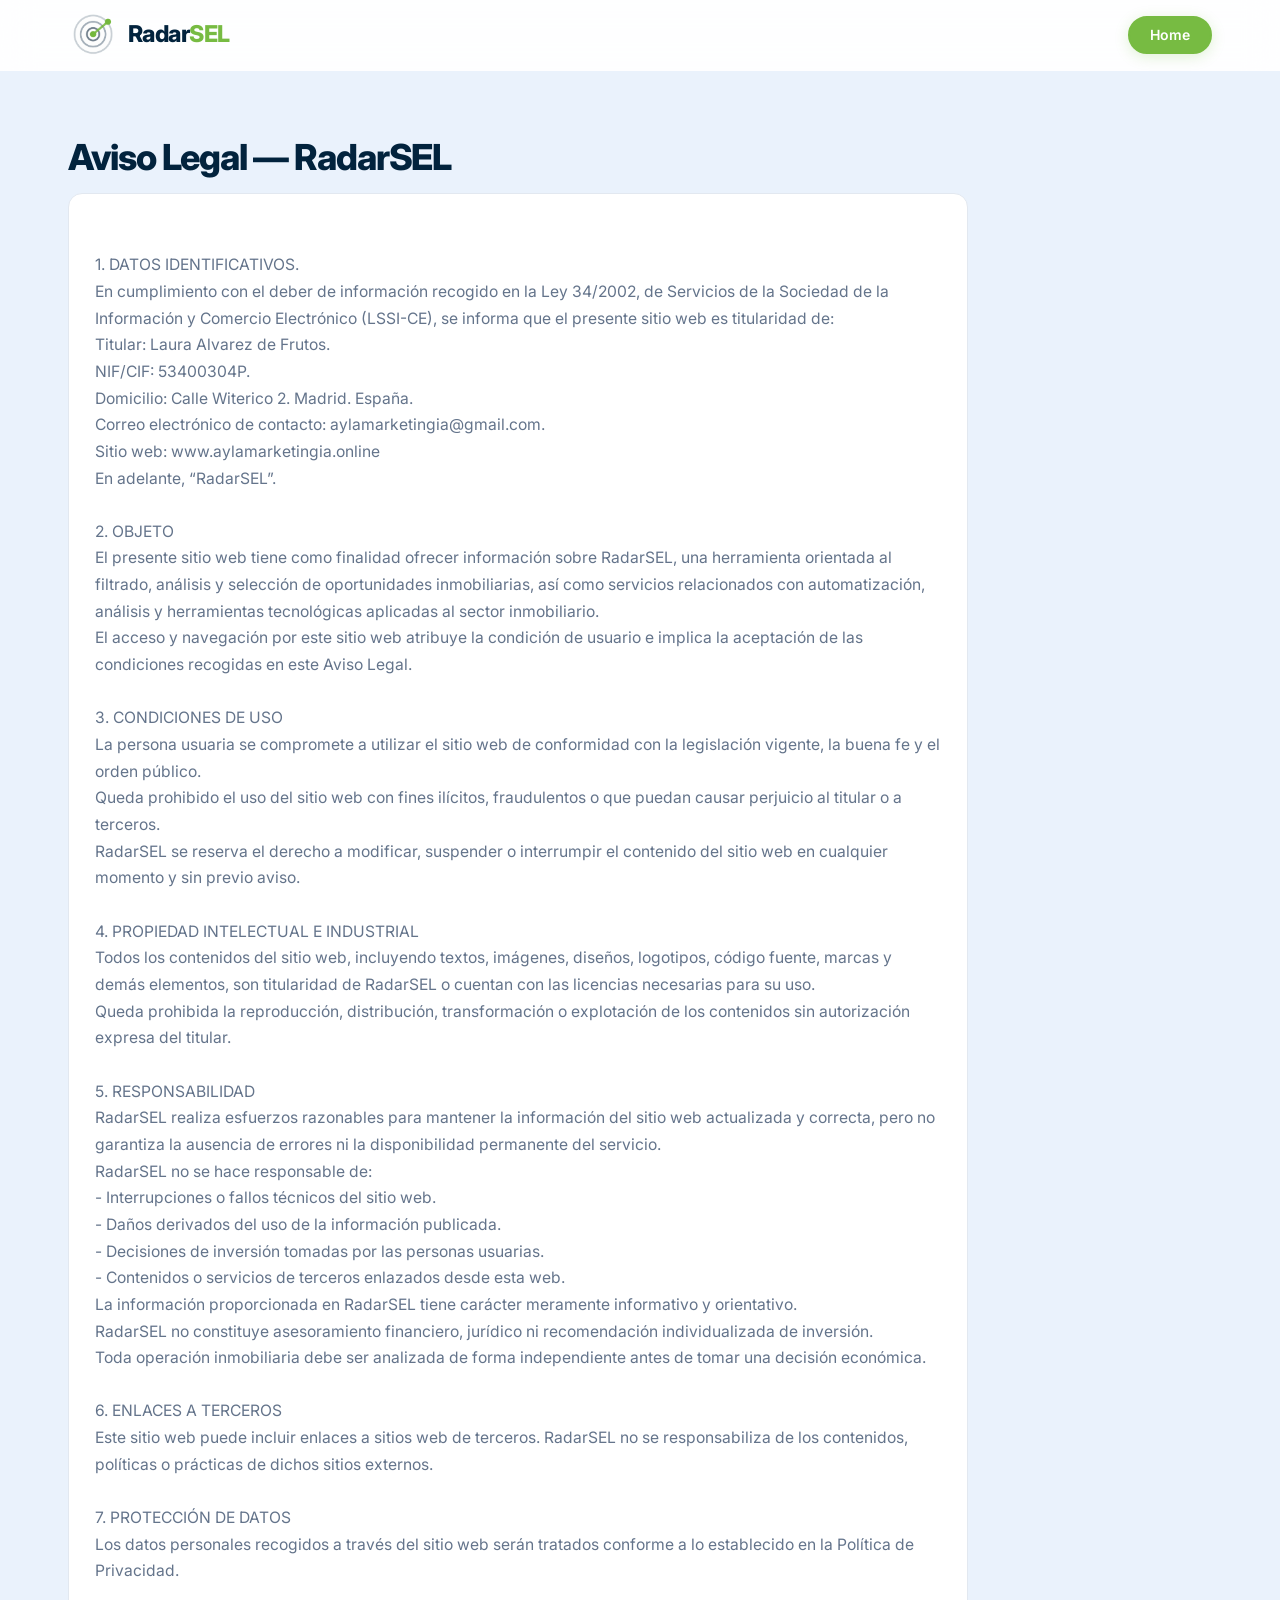
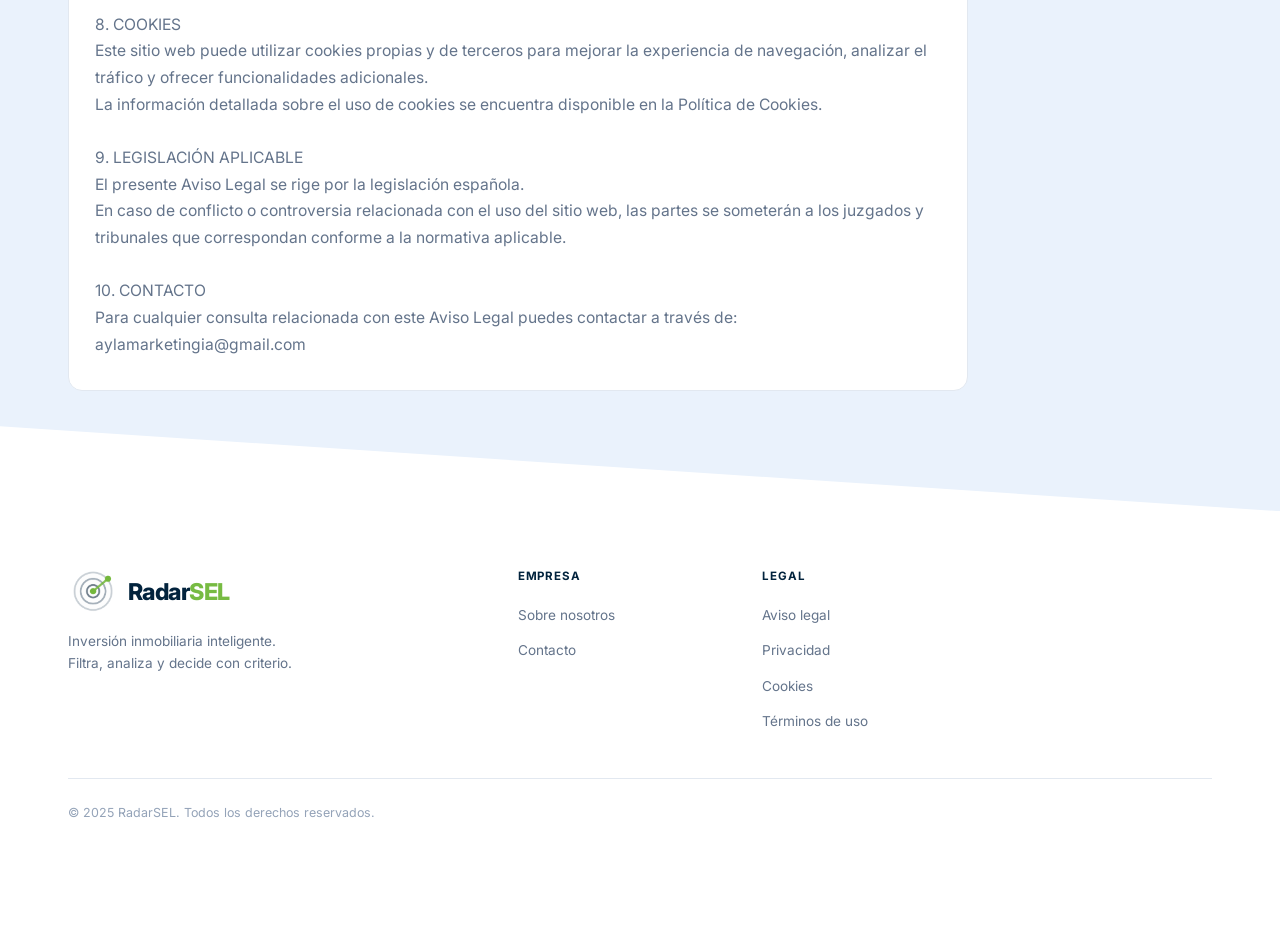
<file: aviso_legal.html>
<!DOCTYPE html>
<html lang="es">
<head>
  <meta charset="UTF-8" />
  <meta name="viewport" content="width=device-width, initial-scale=1.0" />
  <title>RadarSEL — Llega antes a las mejores oportunidades inmobiliarias</title>
  <meta name="description" content="RadarSEL rastrea el mercado inmobiliario cada día para que llegues antes a las mejores oportunidades de inversión. Filtrado inteligente, análisis de datos, TOP 3 diario." />
  <link rel="preconnect" href="https://fonts.googleapis.com" />
  <link rel="preconnect" href="https://fonts.gstatic.com" crossorigin />
  <link href="https://fonts.googleapis.com/css2?family=Inter:wght@400;500;600;700;800;900&display=swap" rel="stylesheet" />
  <link rel="stylesheet" href="assets/css/radarsel.css" />
</head>
<body>

<!-- ═══════════════════════════════════════════════════════════
     HEADER
═══════════════════════════════════════════════════════════ -->
<header id="header">
  <div class="header-inner">

    <!-- Logo -->
    <a href="#" class="logo" aria-label="RadarSEL — Inicio">
      <img src="images/radar/logo_radar.png" alt="Logo RadarSEL" class="logo-small">
      <span class="logo-wordmark">
        <span class="r">Radar</span><span class="g">SEL</span>
      </span>
    </a>

    <!-- Desktop nav -->
    <nav class="nav-main" aria-label="Navegación principal">
    </nav>

    <!-- Desktop CTA -->
    <div class="header-cta">
      <a href="index.html" class="btn btn-primary">Home</a>
    </div>

    <!-- Mobile toggle -->
    <button class="nav-toggle" id="navToggle" aria-label="Abrir menú" aria-expanded="false" aria-controls="mobileMenu">
      <span></span><span></span><span></span>
    </button>

  </div>
</header>

<!-- Mobile menu -->
<nav class="mobile-menu" id="mobileMenu" aria-label="Menú móvil">
  <a href="index.html" class="btn btn-primary">Home</a>
</nav>




<!-- ═══════════════════════════════════════════════════════════
     CÓMO FUNCIONA
═══════════════════════════════════════════════════════════ -->
<section id="como-funciona" class="section">
  <div class="section-inner">

    <div class="section-header fade-up">
      <span> 
        <br><br><br><br>
      </span>
      <h2 class="section-title">Aviso Legal — RadarSEL</h2>
      <p class="section-sub">

      <div class="step-card fade-up">

<p>
<br>1. DATOS IDENTIFICATIVOS.
</p>
<p>
En cumplimiento con el deber de información recogido en la Ley 34/2002, de Servicios de la Sociedad de la Información y Comercio Electrónico (LSSI-CE), se informa que el presente sitio web es titularidad de:

  <br>Titular: Laura Alvarez de Frutos.
  <br>NIF/CIF: 53400304P.
  <br>Domicilio: Calle Witerico 2. Madrid. España.
  <br>Correo electrónico de contacto: aylamarketingia@gmail.com.
  <br>Sitio web: www.aylamarketingia.online

<br>En adelante, “RadarSEL”.
</p>
<p>
<br>2. OBJETO
</p>
<p>
El presente sitio web tiene como finalidad ofrecer información sobre RadarSEL, una herramienta orientada al filtrado, análisis y selección de oportunidades inmobiliarias, así como servicios relacionados con automatización, análisis y herramientas tecnológicas aplicadas al sector inmobiliario.
<br>El acceso y navegación por este sitio web atribuye la condición de usuario e implica la aceptación de las condiciones recogidas en este Aviso Legal.
</p>
<p>
<br>3. CONDICIONES DE USO
</p>
<p>
La persona usuaria se compromete a utilizar el sitio web de conformidad con la legislación vigente, la buena fe y el orden público.
<br>Queda prohibido el uso del sitio web con fines ilícitos, fraudulentos o que puedan causar perjuicio al titular o a terceros.
<br>RadarSEL se reserva el derecho a modificar, suspender o interrumpir el contenido del sitio web en cualquier momento y sin previo aviso.
</p>
<p>
<br>4. PROPIEDAD INTELECTUAL E INDUSTRIAL
</p>
<p>
Todos los contenidos del sitio web, incluyendo textos, imágenes, diseños, logotipos, código fuente, marcas y demás elementos, son titularidad de RadarSEL o cuentan con las licencias necesarias para su uso.
<br>Queda prohibida la reproducción, distribución, transformación o explotación de los contenidos sin autorización expresa del titular.
</p>
<p>
<br>5. RESPONSABILIDAD
</p>
<p>
RadarSEL realiza esfuerzos razonables para mantener la información del sitio web actualizada y correcta, pero no garantiza la ausencia de errores ni la disponibilidad permanente del servicio.
<br>RadarSEL no se hace responsable de:

  <br>- Interrupciones o fallos técnicos del sitio web.
  <br>- Daños derivados del uso de la información publicada.
  <br>- Decisiones de inversión tomadas por las personas usuarias.
  <br>- Contenidos o servicios de terceros enlazados desde esta web.

<p>
La información proporcionada en RadarSEL tiene carácter meramente informativo y orientativo.
<br>RadarSEL no constituye asesoramiento financiero, jurídico ni recomendación individualizada de inversión.
<br>Toda operación inmobiliaria debe ser analizada de forma independiente antes de tomar una decisión económica.
</p>
</p>
<p>
<br>6. ENLACES A TERCEROS
</p>
<p>
Este sitio web puede incluir enlaces a sitios web de terceros. RadarSEL no se responsabiliza de los contenidos, políticas o prácticas de dichos sitios externos.
</p>
<p>
<br>7. PROTECCIÓN DE DATOS
</p>
<p>
Los datos personales recogidos a través del sitio web serán tratados conforme a lo establecido en la Política de Privacidad.
</p>
<p>
<br>8. COOKIES
</p>
<p>
Este sitio web puede utilizar cookies propias y de terceros para mejorar la experiencia de navegación, analizar el tráfico y ofrecer funcionalidades adicionales.
<br>La información detallada sobre el uso de cookies se encuentra disponible en la Política de Cookies.
</p>
<p>
<br>9. LEGISLACIÓN APLICABLE
</p>
<p>
El presente Aviso Legal se rige por la legislación española.
<br>En caso de conflicto o controversia relacionada con el uso del sitio web, las partes se someterán a los juzgados y tribunales que correspondan conforme a la normativa aplicable.
</p>
<p>
<br>10. CONTACTO
</p>
<p>
Para cualquier consulta relacionada con este Aviso Legal puedes contactar a través de: aylamarketingia@gmail.com
</p>
</p>
</div>

    </div>
  </div>
</section>




<!-- ═══════════════════════════════════════════════════════════
     FOOTER
═══════════════════════════════════════════════════════════ -->
<footer id="footer">
  <div class="footer-inner">
    <div class="footer-grid">

      <!-- Brand -->
      <div class="footer-brand">
        <a href="#" class="logo" aria-label="RadarSEL — Inicio">          
          <img src="images/radar/logo_radar.png" alt="Logo RadarSEL" class="logo-small">
          <span class="logo-wordmark"><span class="r">Radar</span><span class="g">SEL</span></span>
        </a>
        <p>Inversión inmobiliaria inteligente. Filtra, analiza y decide con criterio.</p>
      </div>

      <!-- Empresa -->
      <div class="footer-col">
        <h4>Empresa</h4>
        <ul>
          <li><a href="index.html#prueba-social">Sobre nosotros</a></li>
          <li><a href="contacto.html">Contacto</a></li>
        </ul>
      </div>

      <!-- Legal -->
      <div class="footer-col">
        <h4>Legal</h4>
        <ul>
          <li><a href="aviso_legal.html">Aviso legal</a></li>
          <li><a href="privacidad.html">Privacidad</a></li>
          <li><a href="cookies.html">Cookies</a></li>
          <li><a href="condiciones.html">Términos de uso</a></li>
        </ul>
      </div>

    </div><!-- .footer-grid -->

    <div class="footer-bottom">
      <p>© 2025 RadarSEL. Todos los derechos reservados.</p>
    </div>

  </div>
</footer>


<script src="assets/js/radarsel.js"></script>
</body>
</html>
</file>
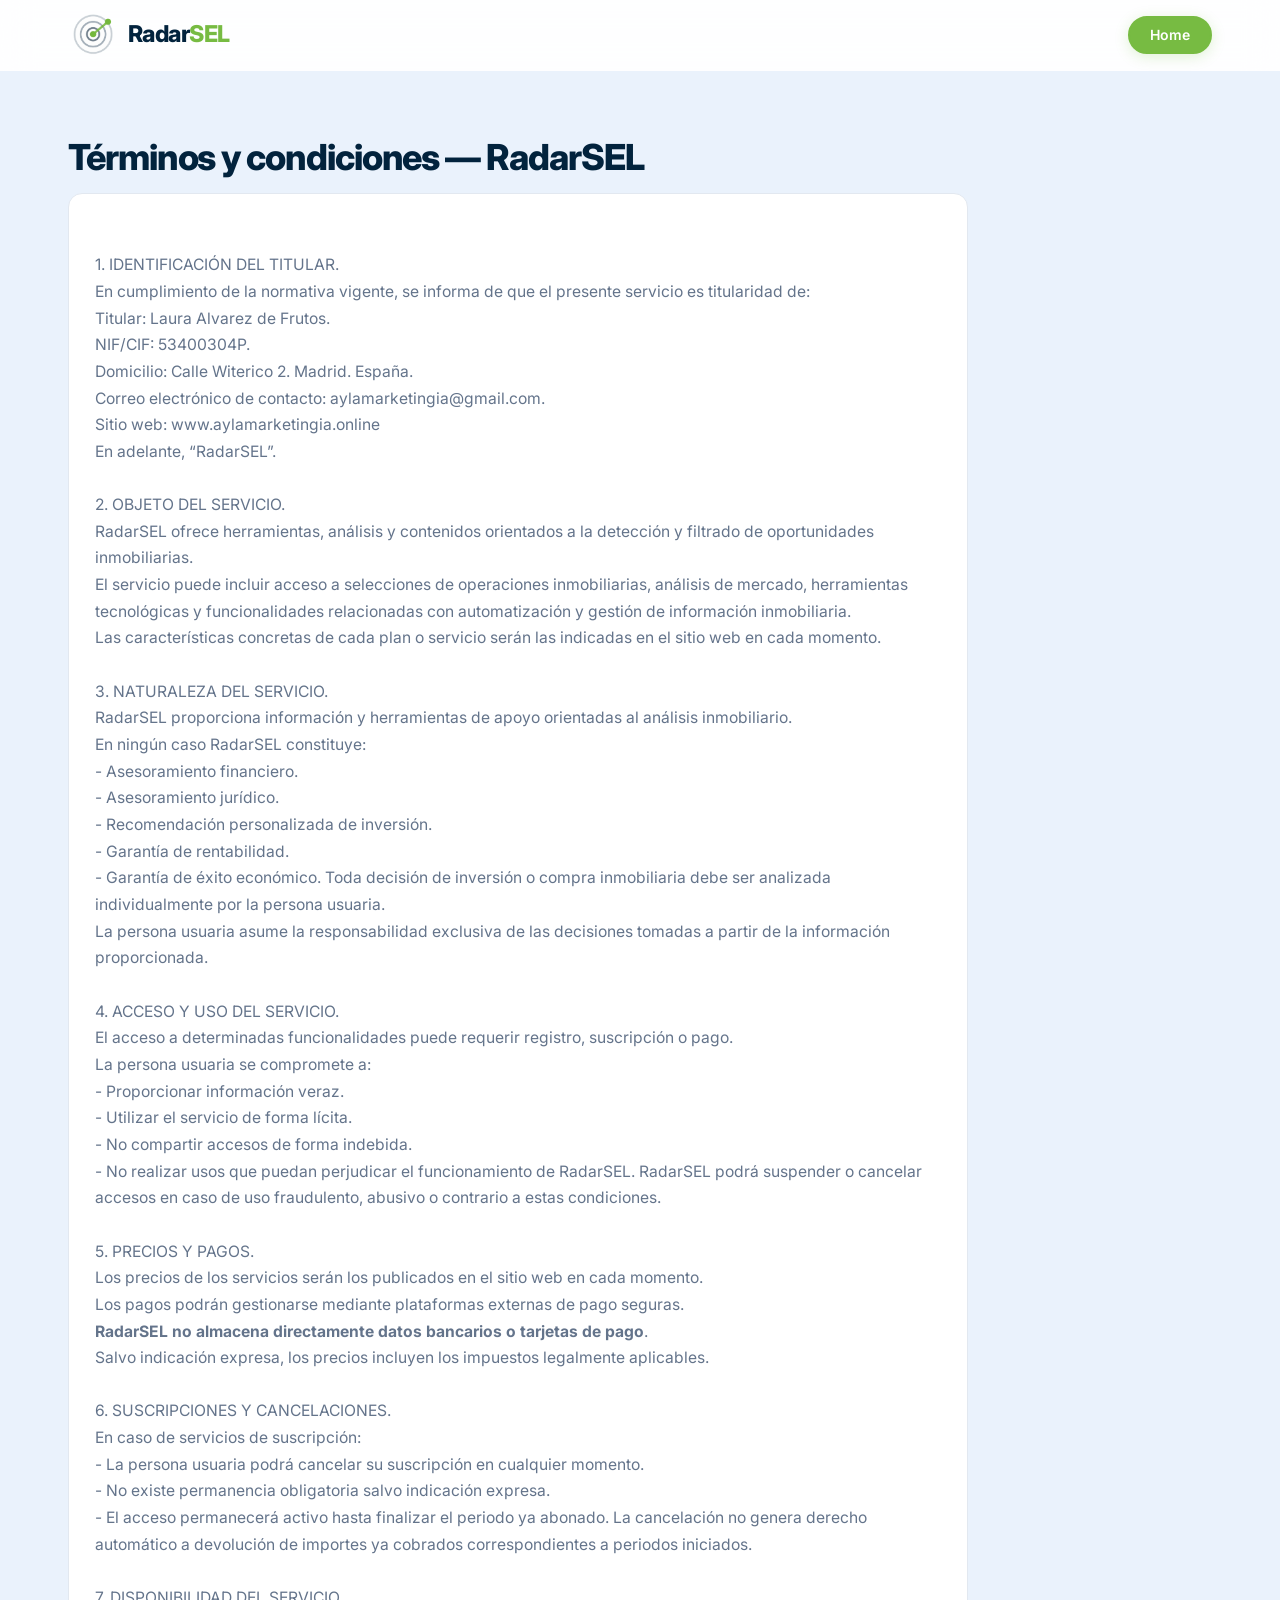
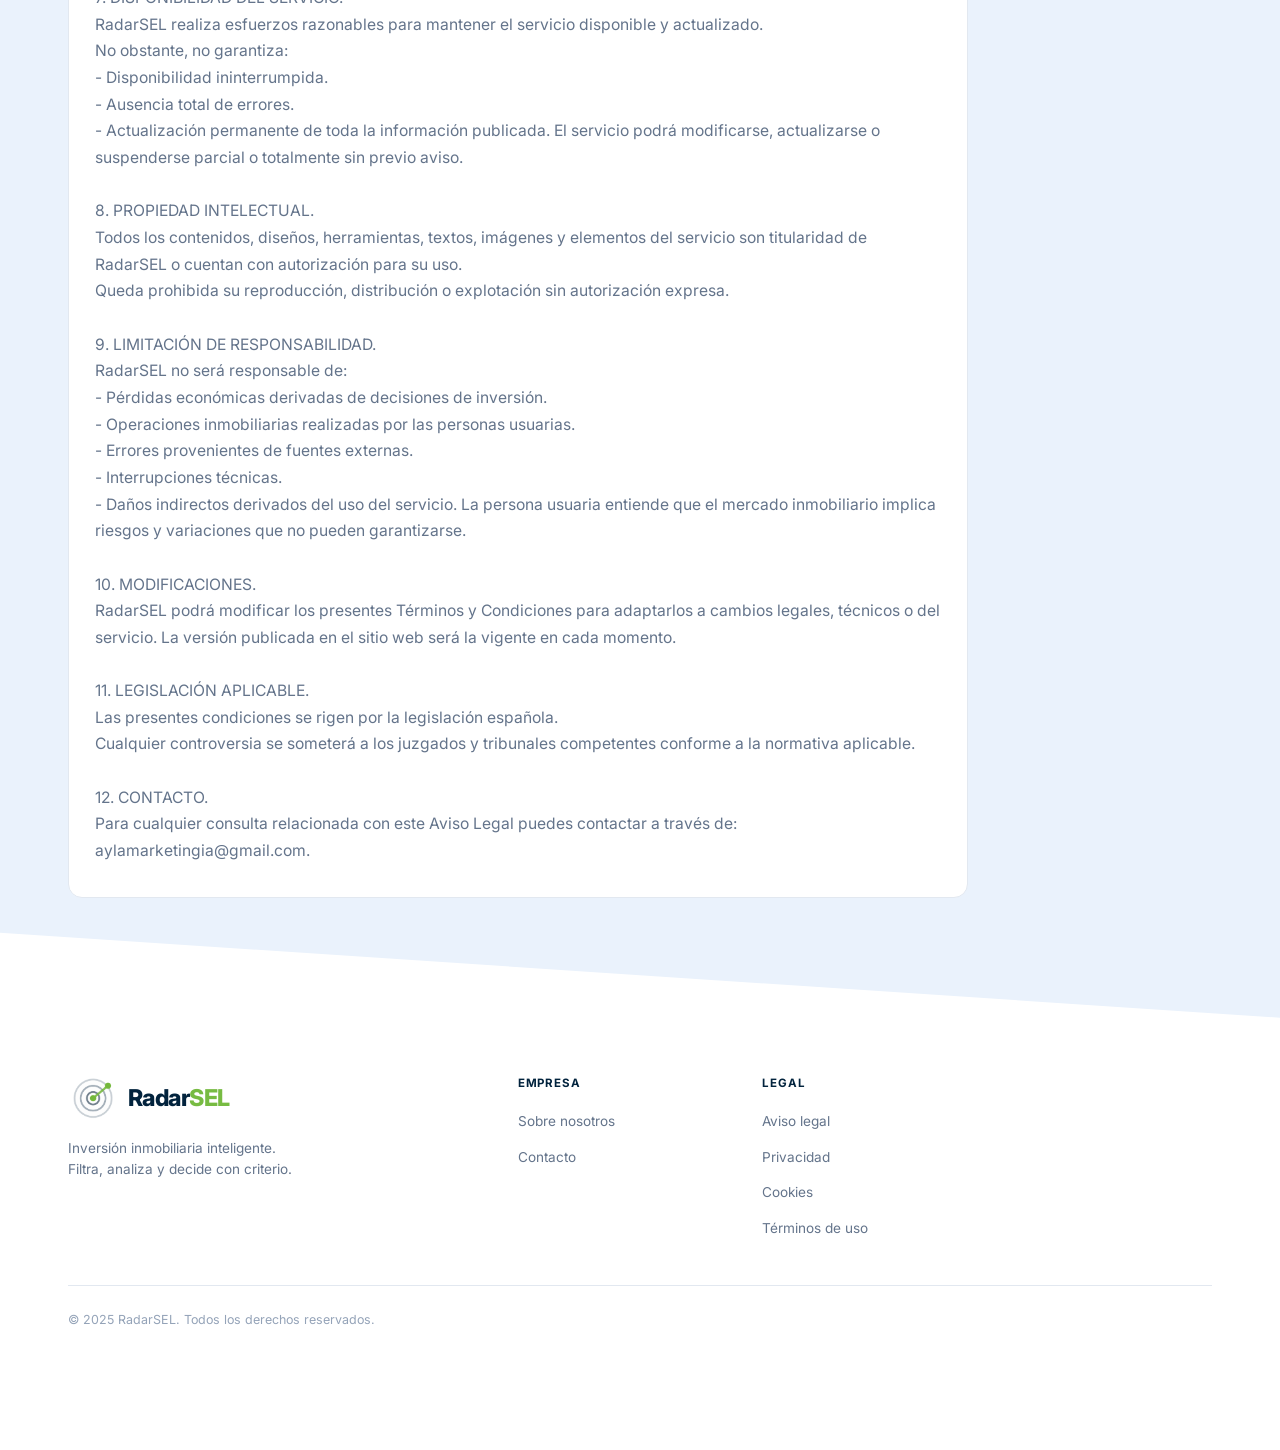
<file: condiciones.html>
<!DOCTYPE html>
<html lang="es">
<head>
  <meta charset="UTF-8" />
  <meta name="viewport" content="width=device-width, initial-scale=1.0" />
  <title>RadarSEL — Llega antes a las mejores oportunidades inmobiliarias</title>
  <meta name="description" content="RadarSEL rastrea el mercado inmobiliario cada día para que llegues antes a las mejores oportunidades de inversión. Filtrado inteligente, análisis de datos, TOP 3 diario." />
  <link rel="preconnect" href="https://fonts.googleapis.com" />
  <link rel="preconnect" href="https://fonts.gstatic.com" crossorigin />
  <link href="https://fonts.googleapis.com/css2?family=Inter:wght@400;500;600;700;800;900&display=swap" rel="stylesheet" />
  <link rel="stylesheet" href="assets/css/radarsel.css" />
</head>
<body>

<!-- ═══════════════════════════════════════════════════════════
     HEADER
═══════════════════════════════════════════════════════════ -->
<header id="header">
  <div class="header-inner">

    <!-- Logo -->
    <a href="#" class="logo" aria-label="RadarSEL — Inicio">
      <img src="images/radar/logo_radar.png" alt="Logo RadarSEL" class="logo-small">
      <span class="logo-wordmark">
        <span class="r">Radar</span><span class="g">SEL</span>
      </span>
    </a>

    <!-- Desktop nav -->
    <nav class="nav-main" aria-label="Navegación principal">
    </nav>

    <!-- Desktop CTA -->
    <div class="header-cta">
      <a href="index.html" class="btn btn-primary">Home</a>
    </div>

    <!-- Mobile toggle -->
    <button class="nav-toggle" id="navToggle" aria-label="Abrir menú" aria-expanded="false" aria-controls="mobileMenu">
      <span></span><span></span><span></span>
    </button>

  </div>
</header>

<!-- Mobile menu -->
<nav class="mobile-menu" id="mobileMenu" aria-label="Menú móvil">
  <a href="index.html" class="btn btn-primary">Home</a>
</nav>




<!-- ═══════════════════════════════════════════════════════════
     CÓMO FUNCIONA
═══════════════════════════════════════════════════════════ -->
<section id="como-funciona" class="section">
  <div class="section-inner">

    <div class="section-header fade-up">
      <span>
        <br><br><br><br>
      </span>
      <h2 class="section-title">Términos y condiciones — RadarSEL</h2>
      <p class="section-sub">
<div class="step-card fade-up">
</p><p>
<br>1. IDENTIFICACIÓN DEL TITULAR.
</p><p>
En cumplimiento de la normativa vigente, se informa de que el presente servicio es titularidad de:
  <br>Titular: Laura Alvarez de Frutos.
  <br>NIF/CIF: 53400304P.
  <br>Domicilio: Calle Witerico 2. Madrid. España.
  <br>Correo electrónico de contacto: aylamarketingia@gmail.com.
  <br>Sitio web: www.aylamarketingia.online
<br>En adelante, “RadarSEL”.

</p><p>
<br>2. OBJETO DEL SERVICIO.
</p><p>
RadarSEL ofrece herramientas, análisis y contenidos orientados a la detección y filtrado de oportunidades inmobiliarias.
<br>El servicio puede incluir acceso a selecciones de operaciones inmobiliarias, análisis de mercado, herramientas tecnológicas y funcionalidades relacionadas con automatización y gestión de información inmobiliaria.
<br>Las características concretas de cada plan o servicio serán las indicadas en el sitio web en cada momento.

</p><p>
<br>3. NATURALEZA DEL SERVICIO.
</p><p>
RadarSEL proporciona información y herramientas de apoyo orientadas al análisis inmobiliario.
<br>En ningún caso RadarSEL constituye:

<br>- Asesoramiento financiero.
<br>- Asesoramiento jurídico.
<br>- Recomendación personalizada de inversión.
<br>- Garantía de rentabilidad.
<br>- Garantía de éxito económico.

Toda decisión de inversión o compra inmobiliaria debe ser analizada individualmente por la persona usuaria.
<br>La persona usuaria asume la responsabilidad exclusiva de las decisiones tomadas a partir de la información proporcionada.

</p><p>
<br>4. ACCESO Y USO DEL SERVICIO.
</p><p>
El acceso a determinadas funcionalidades puede requerir registro, suscripción o pago.
<br>La persona usuaria se compromete a:

<br>- Proporcionar información veraz.
<br>- Utilizar el servicio de forma lícita.
<br>- No compartir accesos de forma indebida.
<br>- No realizar usos que puedan perjudicar el funcionamiento de RadarSEL.

RadarSEL podrá suspender o cancelar accesos en caso de uso fraudulento, abusivo o contrario a estas condiciones.

</p><p>

<br>5. PRECIOS Y PAGOS.
</p><p>
Los precios de los servicios serán los publicados en el sitio web en cada momento.
<br>Los pagos podrán gestionarse mediante plataformas externas de pago seguras.
<br><strong>RadarSEL no almacena directamente datos bancarios o tarjetas de pago</strong>.
<br>Salvo indicación expresa, los precios incluyen los impuestos legalmente aplicables.

</p><p>
<br>6. SUSCRIPCIONES Y CANCELACIONES.
</p><p>
En caso de servicios de suscripción:

<br>- La persona usuaria podrá cancelar su suscripción en cualquier momento.
<br>- No existe permanencia obligatoria salvo indicación expresa.
<br>- El acceso permanecerá activo hasta finalizar el periodo ya abonado.

La cancelación no genera derecho automático a devolución de importes ya cobrados correspondientes a periodos iniciados.

</p><p>
<br>7. DISPONIBILIDAD DEL SERVICIO.
</p><p>
RadarSEL realiza esfuerzos razonables para mantener el servicio disponible y actualizado.
<br>No obstante, no garantiza:

<br>- Disponibilidad ininterrumpida.
<br>- Ausencia total de errores.
<br>- Actualización permanente de toda la información publicada.

El servicio podrá modificarse, actualizarse o suspenderse parcial o totalmente sin previo aviso.

</p><p>
<br>8. PROPIEDAD INTELECTUAL.
</p><p>
Todos los contenidos, diseños, herramientas, textos, imágenes y elementos del servicio son titularidad de RadarSEL o cuentan con autorización para su uso.
<br>Queda prohibida su reproducción, distribución o explotación sin autorización expresa.

</p><p>
<br>9. LIMITACIÓN DE RESPONSABILIDAD.
</p><p>
RadarSEL no será responsable de:

<br>- Pérdidas económicas derivadas de decisiones de inversión.
<br>- Operaciones inmobiliarias realizadas por las personas usuarias.
<br>- Errores provenientes de fuentes externas.
<br>- Interrupciones técnicas.
<br>- Daños indirectos derivados del uso del servicio.

La persona usuaria entiende que el mercado inmobiliario implica riesgos y variaciones que no pueden garantizarse.

</p><p>
<br>10. MODIFICACIONES.
</p><p>
RadarSEL podrá modificar los presentes Términos y Condiciones para adaptarlos a cambios legales, técnicos o del servicio.
La versión publicada en el sitio web será la vigente en cada momento.

</p><p>
<br>11. LEGISLACIÓN APLICABLE.
</p><p>
Las presentes condiciones se rigen por la legislación española.
<br>Cualquier controversia se someterá a los juzgados y tribunales competentes conforme a la normativa aplicable.

</p><p>
<br>12. CONTACTO.
</p><p>
Para cualquier consulta relacionada con este Aviso Legal puedes contactar a través de: aylamarketingia@gmail.com.
</p>
      </p>    
      </div></div>
  </div>
</section>




<!-- ═══════════════════════════════════════════════════════════
     FOOTER
═══════════════════════════════════════════════════════════ -->
<footer id="footer">
  <div class="footer-inner">
    <div class="footer-grid">

      <!-- Brand -->
      <div class="footer-brand">
        <a href="#" class="logo" aria-label="RadarSEL — Inicio">          
          <img src="images/radar/logo_radar.png" alt="Logo RadarSEL" class="logo-small">
          <span class="logo-wordmark"><span class="r">Radar</span><span class="g">SEL</span></span>
        </a>
        <p>Inversión inmobiliaria inteligente. Filtra, analiza y decide con criterio.</p>
      </div>

      <!-- Empresa -->
      <div class="footer-col">
        <h4>Empresa</h4>
        <ul>
          <li><a href="index.html#prueba-social">Sobre nosotros</a></li>
          <li><a href="contacto.html">Contacto</a></li>
        </ul>
      </div>

      <!-- Legal -->
      <div class="footer-col">
        <h4>Legal</h4>
        <ul>
          <li><a href="aviso_legal.html">Aviso legal</a></li>
          <li><a href="privacidad.html">Privacidad</a></li>
          <li><a href="cookies.html">Cookies</a></li>
          <li><a href="condiciones.html">Términos de uso</a></li>
        </ul>
      </div>

    </div><!-- .footer-grid -->

    <div class="footer-bottom">
      <p>© 2025 RadarSEL. Todos los derechos reservados.</p>
    </div>

  </div>
</footer>


<script src="assets/js/radarsel.js"></script>
</body>
</html>
</file>
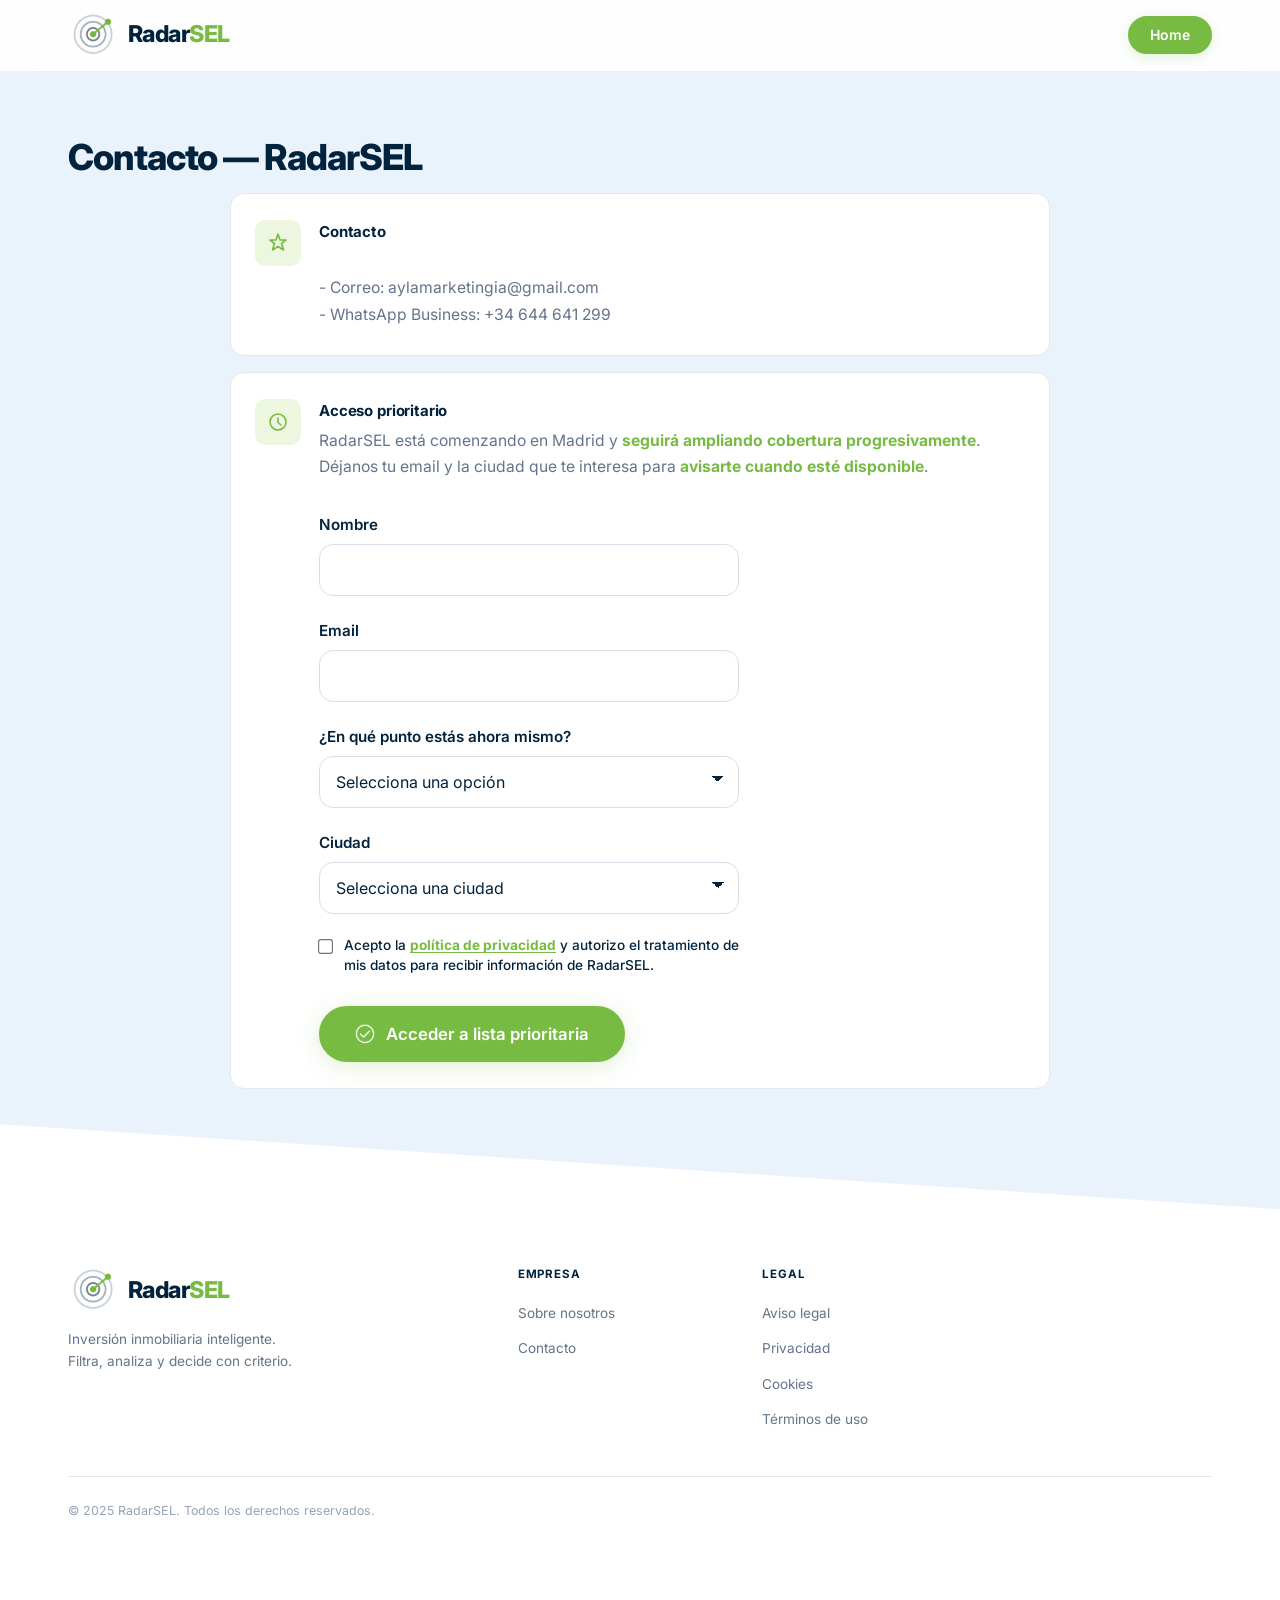
<file: contacto.html>
<!DOCTYPE html>
<html lang="es">
<head>
  <meta charset="UTF-8" />
  <meta name="viewport" content="width=device-width, initial-scale=1.0" />
  <title>RadarSEL — Llega antes a las mejores oportunidades inmobiliarias</title>
  <meta name="description" content="RadarSEL rastrea el mercado inmobiliario cada día para que llegues antes a las mejores oportunidades de inversión. Filtrado inteligente, análisis de datos, TOP 3 diario." />
  <link rel="preconnect" href="https://fonts.googleapis.com" />
  <link rel="preconnect" href="https://fonts.gstatic.com" crossorigin />
  <link href="https://fonts.googleapis.com/css2?family=Inter:wght@400;500;600;700;800;900&display=swap" rel="stylesheet" />
  <link rel="stylesheet" href="assets/css/radarsel.css" />
</head>
<body>

<!-- ═══════════════════════════════════════════════════════════
     HEADER
═══════════════════════════════════════════════════════════ -->
<header id="header">
  <div class="header-inner">

    <!-- Logo -->
    <a href="#" class="logo" aria-label="RadarSEL — Inicio">
      <img src="images/radar/logo_radar.png" alt="Logo RadarSEL" class="logo-small">
      <span class="logo-wordmark">
        <span class="r">Radar</span><span class="g">SEL</span>
      </span>
    </a>

    <!-- Desktop nav -->
    <nav class="nav-main" aria-label="Navegación principal">
    </nav>

    <!-- Desktop CTA -->
    <div class="header-cta">
      <a href="index.html" class="btn btn-primary">Home</a>
    </div>

    <!-- Mobile toggle -->
    <button class="nav-toggle" id="navToggle" aria-label="Abrir menú" aria-expanded="false" aria-controls="mobileMenu">
      <span></span><span></span><span></span>
    </button>

  </div>
</header>

<!-- Mobile menu -->
<nav class="mobile-menu" id="mobileMenu" aria-label="Menú móvil">
  <a href="index.html" class="btn btn-primary">Home</a>
</nav>




<!-- ═══════════════════════════════════════════════════════════
     CÓMO FUNCIONA
═══════════════════════════════════════════════════════════ -->


<section id="como-funciona" class="section">
  <div class="section-inner">

    <div class="section-header fade-up">

      <span> 
        <br><br><br><br>
      </span>
      <h2 class="section-title">Contacto — RadarSEL</h2>
      <p class="section-sub"></p>

    </div>

    <div class="advantages-grid contact-grid" role="list">
      <div class="adv-card fade-up" role="listitem">
        <div class="adv-icon" aria-hidden="true">
          <svg width="22" height="22" viewBox="0 0 22 22" fill="none">
            <path d="M11 2L13 8H19L14.5 11.5L16.5 18L11 14.5L5.5 18L7.5 11.5L3 8H9L11 2Z" stroke="#77BB42" stroke-width="1.6" stroke-linejoin="round"/>
          </svg>
        </div>
        <div class="adv-body">
          <h3>Contacto</h3>
          <p>
          <br>- Correo: aylamarketingia@gmail.com
          <br>- WhatsApp Business: +34 644 641 299
          </p>
        </div>
      </div>

      <div class="adv-card fade-up delay-2" role="listitem">
        <div class="adv-icon" aria-hidden="true">
          <svg width="22" height="22" viewBox="0 0 22 22" fill="none">
            <circle cx="11" cy="11" r="8" stroke="#77BB42" stroke-width="1.6"/>
            <path d="M11 7V11.5L14 14" stroke="#77BB42" stroke-width="1.6" stroke-linecap="round" stroke-linejoin="round"/>
          </svg>
        </div>
        <div class="adv-body">
          <h3>Acceso prioritario</h3>
          <p>
          RadarSEL está comenzando en Madrid y <strong><span class="accent">seguirá ampliando cobertura progresivamente</span></strong>.
          <br>Déjanos tu email y la ciudad que te interesa para <strong><span class="accent">avisarte cuando esté disponible</span></strong>.
          </p>

										<form id="radarsel-form">
											<div class="row gtr-uniform">
												<div class="col-6 col-12-xsmall">
													<label for="name">Nombre</label>
													<input type="text" name="name" id="name" value="" />
												</div>
												<div class="col-6 col-12-xsmall">
													<label for="email">Email</label>
													<input type="email" name="email" id="email" value="" />
												</div>
												<div class="col-12">
													<label for="fase_inversor">¿En qué punto estás ahora mismo?</label>
													<select name="fase_inversor" id="fase_inversor">
                            <option value="">Selecciona una opción</option>
                            <option value="aprendiendo">
                            Estoy aprendiendo sobre inversión inmobiliaria
                            </option>
                            <option value="buscando">
                            Estoy buscando oportunidades activamente
                            </option>
                            <option value="capital_indisponible">
                            Estoy esperando capitalizarme
                            </option>
                            <option value="profesional">
                            Soy inversor/a profesional o trabajo en el sector
                            </option>													
                          </select>
												</div>
												<div class="col-12">
													<label for="ciudad">Ciudad</label>
													<select name="ciudad" id="ciudad">
      														<option value="">Selecciona una ciudad</option>
                                  <option value="a_coruna">A Coruña</option>
                                  <option value="albacete">Albacete</option>
                                  <option value="alicante">Alicante</option>
                                  <option value="almeria">Almería</option>
                                  <option value="avila">Ávila</option>
                                  <option value="badajoz">Badajoz</option>
                                  <option value="barcelona">Barcelona</option>
                                  <option value="bilbao">Bilbao</option>
                                  <option value="burgos">Burgos</option>
                                  <option value="caceres">Cáceres</option>
                                  <option value="cadiz">Cádiz</option>
                                  <option value="castellon">Castellón</option>
                                  <option value="ceuta">Ceuta</option>
                                  <option value="ciudad_real">Ciudad Real</option>
                                  <option value="cordoba">Córdoba</option>
                                  <option value="cuenca">Cuenca</option>
                                  <option value="donostia">Donostia</option>
                                  <option value="girona">Girona</option>
                                  <option value="granada">Granada</option>
                                  <option value="guadalajara">Guadalajara</option>
                                  <option value="huelva">Huelva</option>
                                  <option value="huesca">Huesca</option>
                                  <option value="ibiza">Ibiza</option>
                                  <option value="jaen">Jaén</option>
                                  <option value="las_palmas">Las Palmas de Gran Canaria</option>
                                  <option value="leon">León</option>
                                  <option value="lleida">Lleida</option>
                                  <option value="logrono">Logroño</option>
                                  <option value="lugo">Lugo</option>
                                  <option value="madrid">Madrid</option>
                                  <option value="malaga">Málaga</option>
                                  <option value="melilla">Melilla</option>
                                  <option value="murcia">Murcia</option>
                                  <option value="ourense">Ourense</option>
                                  <option value="oviedo">Oviedo</option>
                                  <option value="palencia">Palencia</option>
                                  <option value="palma">Palma de Mallorca</option>
                                  <option value="pamplona">Pamplona</option>
                                  <option value="pontevedra">Pontevedra</option>
                                  <option value="salamanca">Salamanca</option>
                                  <option value="santa_cruz_tenerife">Santa Cruz de Tenerife</option>
                                  <option value="santander">Santander</option>
                                  <option value="segovia">Segovia</option>
                                  <option value="sevilla">Sevilla</option>
                                  <option value="soria">Soria</option>
                                  <option value="tarragona">Tarragona</option>
                                  <option value="teruel">Teruel</option>
                                  <option value="toledo">Toledo</option>
                                  <option value="valencia">Valencia</option>
                                  <option value="valladolid">Valladolid</option>
                                  <option value="vitoria">Vitoria-Gasteiz</option>
                                  <option value="zamora">Zamora</option>
                                  <option value="zaragoza">Zaragoza</option>
                               </select> 
                        </div>

                        <input type="hidden" id="plan" name="plan" value="nacional">
                        <input type="hidden" id="origen" name="origen" value="landing">

                        <div class="col-12 gdpr-consent">
                          <input type="checkbox" id="gdpr" name="gdpr" value="true" required>
                          <label for="gdpr">Acepto la <a href="privacidad.html" target="_blank" rel="noopener">política de privacidad</a> y autorizo el tratamiento de mis datos para recibir información de RadarSEL.</label>
                        </div>

                        <button type="submit" class="btn btn-primary btn-hero">
                          <img src="images/radar/icon-check-blanco.png" alt="filtramos" class="logo-icon">
                          Acceder a lista prioritaria
                        </button>

											</div>
										</form>

        </div>
      </div>
     




    </div>      
  </div>
</section>




<!-- ═══════════════════════════════════════════════════════════
     FOOTER
═══════════════════════════════════════════════════════════ -->
<footer id="footer">
  <div class="footer-inner">
    <div class="footer-grid">

      <!-- Brand -->
      <div class="footer-brand">
        <a href="#" class="logo" aria-label="RadarSEL — Inicio">          
          <img src="images/radar/logo_radar.png" alt="Logo RadarSEL" class="logo-small">
          <span class="logo-wordmark"><span class="r">Radar</span><span class="g">SEL</span></span>
        </a>
        <p>Inversión inmobiliaria inteligente. Filtra, analiza y decide con criterio.</p>
      </div>

      <!-- Empresa -->
      <div class="footer-col">
        <h4>Empresa</h4>
        <ul>
          <li><a href="index.html#prueba-social">Sobre nosotros</a></li>
          <li><a href="contacto.html">Contacto</a></li>
        </ul>
      </div>

      <!-- Legal -->
      <div class="footer-col">
        <h4>Legal</h4>
        <ul>
          <li><a href="aviso_legal.html">Aviso legal</a></li>
          <li><a href="privacidad.html">Privacidad</a></li>
          <li><a href="cookies.html">Cookies</a></li>
          <li><a href="condiciones.html">Términos de uso</a></li>
        </ul>
      </div>

    </div><!-- .footer-grid -->

    <div class="footer-bottom">
      <p>© 2025 RadarSEL. Todos los derechos reservados.</p>
    </div>

  </div>
</footer>


<script src="assets/js/radarsel.js"></script>

<script>
document
  .getElementById("radarsel-form")
  .addEventListener("submit", async function(e) {

    e.preventDefault();
    const data = {
      nombre: document.getElementById("name").value,
      email: document.getElementById("email").value,
      ciudad: document.getElementById("ciudad").value,
      fase_inversor: document.getElementById("fase_inversor").value,
      plan: document.getElementById("plan").value,
      origen: document.getElementById("origen").value,
      gdpr: document.getElementById("gdpr").checked
    };

    try {
      const response = await fetch(
        "https://n8n.aylamarketing.es/webhook/radarsel_crm",
        {
          method: "POST",
          headers: {
            "Content-Type": "application/json"
          },
          body: JSON.stringify(data)
        }
      );
      const result = await response.json();
      alert("¡Enhorabuena! Ya estas en la lista de acceso preferente, cuando radarSEL cubra tu ciudad, seras el primero en saberlo.");
      // document.getElementById("successMessage").classList.remove("hidden");
      console.log(result);
    } catch (error) {
      console.error(error);
      alert("Error enviando formulario");
    }
});
</script>

</body>

<!--
<div id="successMessage" class="hidden">
  ¡Enhoirabuena! Ya estás dentro. <br>
  Te hemos enviado un email con el acceso a RadarSEL.
</div>
-->

</html>
</file>
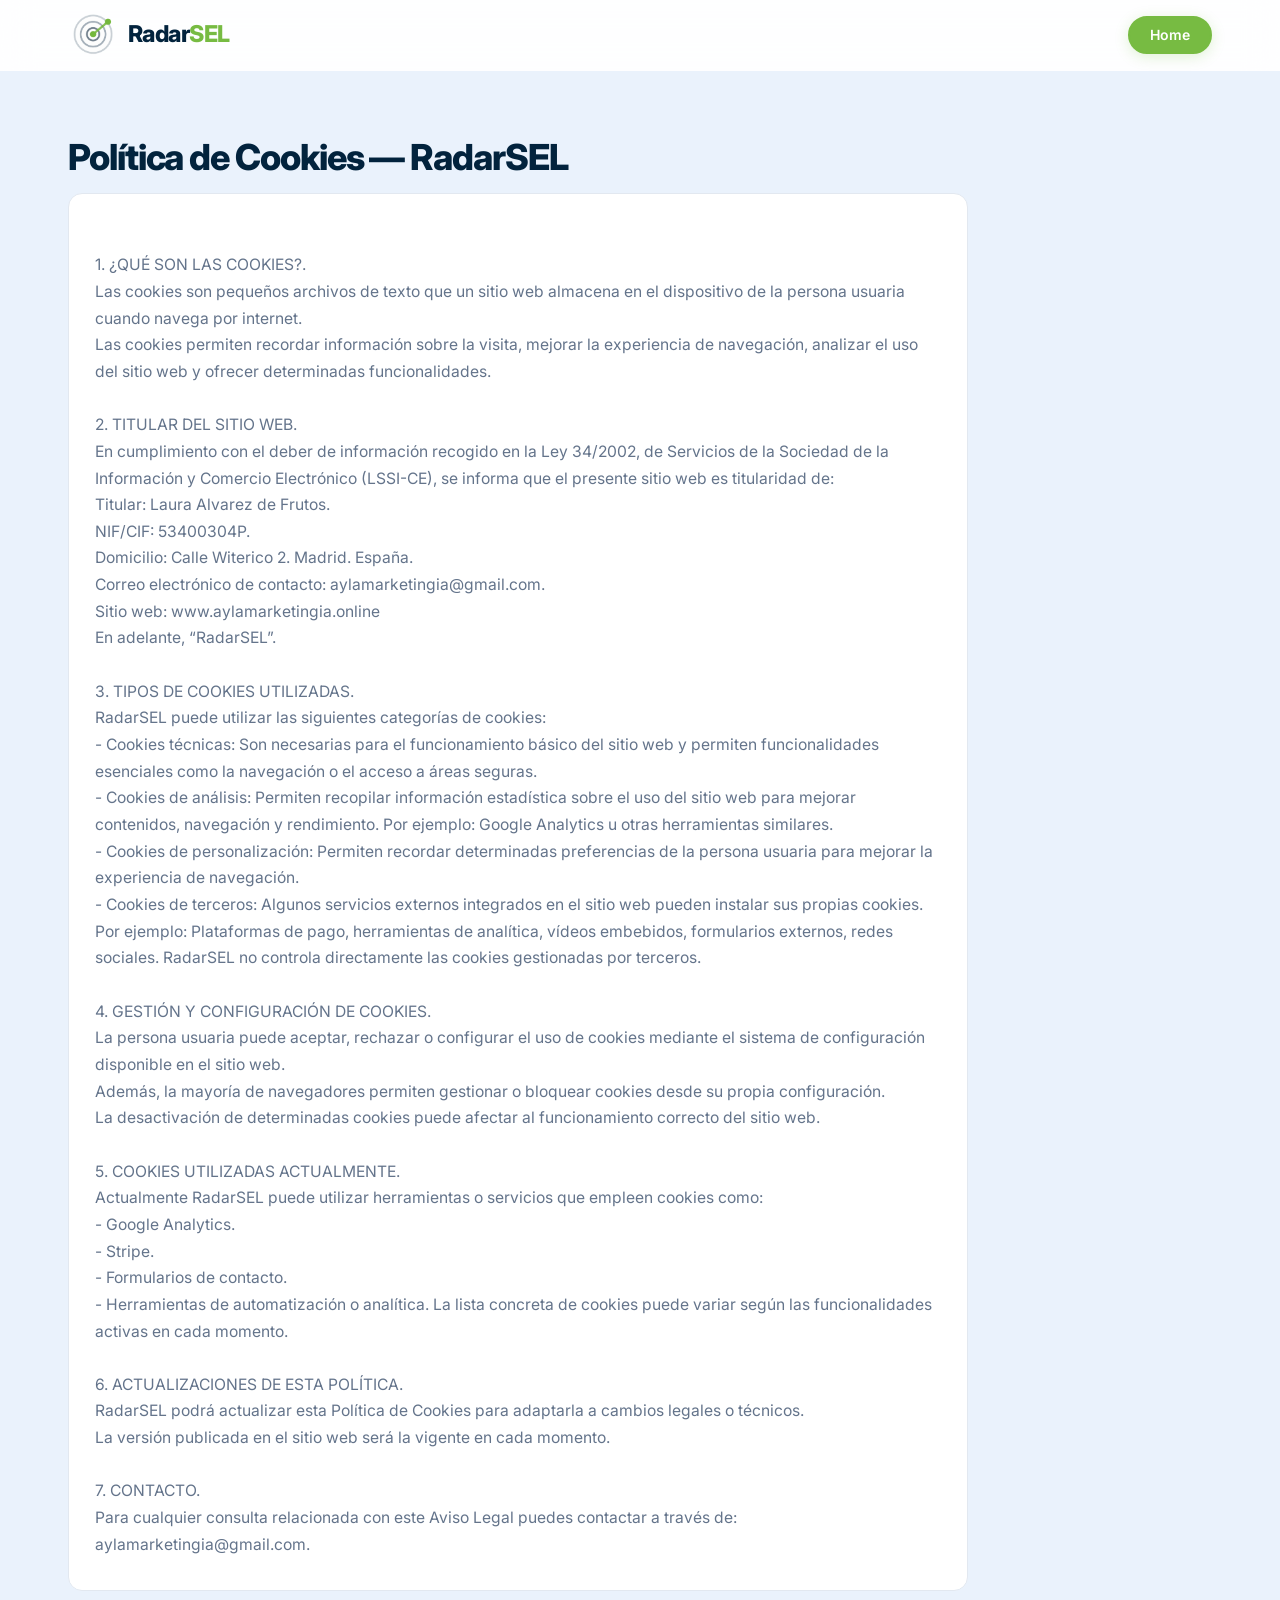
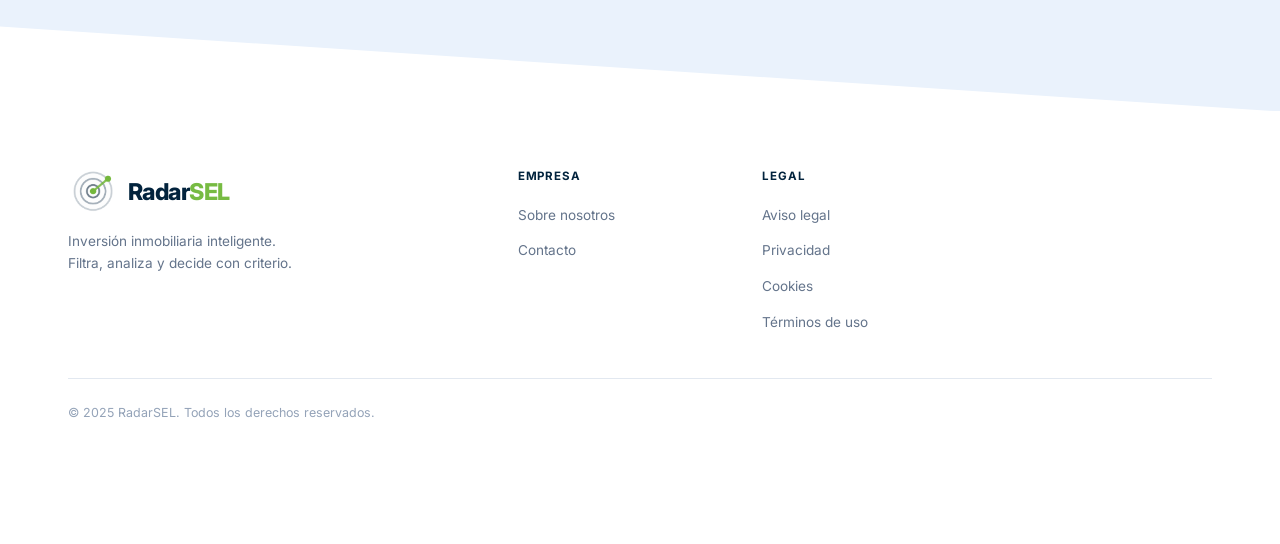
<file: cookies.html>
<!DOCTYPE html>
<html lang="es">
<head>
  <meta charset="UTF-8" />
  <meta name="viewport" content="width=device-width, initial-scale=1.0" />
  <title>RadarSEL — Llega antes a las mejores oportunidades inmobiliarias</title>
  <meta name="description" content="RadarSEL rastrea el mercado inmobiliario cada día para que llegues antes a las mejores oportunidades de inversión. Filtrado inteligente, análisis de datos, TOP 3 diario." />
  <link rel="preconnect" href="https://fonts.googleapis.com" />
  <link rel="preconnect" href="https://fonts.gstatic.com" crossorigin />
  <link href="https://fonts.googleapis.com/css2?family=Inter:wght@400;500;600;700;800;900&display=swap" rel="stylesheet" />
  <link rel="stylesheet" href="assets/css/radarsel.css" />
</head>
<body>

<!-- ═══════════════════════════════════════════════════════════
     HEADER
═══════════════════════════════════════════════════════════ -->
<header id="header">
  <div class="header-inner">

    <!-- Logo -->
    <a href="#" class="logo" aria-label="RadarSEL — Inicio">
      <img src="images/radar/logo_radar.png" alt="Logo RadarSEL" class="logo-small">
      <span class="logo-wordmark">
        <span class="r">Radar</span><span class="g">SEL</span>
      </span>
    </a>

    <!-- Desktop nav -->
    <nav class="nav-main" aria-label="Navegación principal">
    </nav>

    <!-- Desktop CTA -->
    <div class="header-cta">
      <a href="index.html" class="btn btn-primary">Home</a>
    </div>

    <!-- Mobile toggle -->
    <button class="nav-toggle" id="navToggle" aria-label="Abrir menú" aria-expanded="false" aria-controls="mobileMenu">
      <span></span><span></span><span></span>
    </button>

  </div>
</header>

<!-- Mobile menu -->
<nav class="mobile-menu" id="mobileMenu" aria-label="Menú móvil">
  <a href="index.html" class="btn btn-primary">Home</a>
</nav>




<!-- ═══════════════════════════════════════════════════════════
     CÓMO FUNCIONA
═══════════════════════════════════════════════════════════ -->
<section id="como-funciona" class="section">
  <div class="section-inner">

    <div class="section-header fade-up">
      <span> 
        <br><br><br><br>
      </span>
      <h2 class="section-title">Política de Cookies — RadarSEL</h2>
      <p class="section-sub">
<div class="step-card fade-up">
</p><p>
<br>1. ¿QUÉ SON LAS COOKIES?.
</p><p>
Las cookies son pequeños archivos de texto que un sitio web almacena en el dispositivo de la persona usuaria cuando navega por internet.
<br>Las cookies permiten recordar información sobre la visita, mejorar la experiencia de navegación, analizar el uso del sitio web y ofrecer determinadas funcionalidades.

</p><p>
<br>2. TITULAR DEL SITIO WEB.
</p><p>
En cumplimiento con el deber de información recogido en la Ley 34/2002, de Servicios de la Sociedad de la Información y Comercio Electrónico (LSSI-CE), se informa que el presente sitio web es titularidad de:

  <br>Titular: Laura Alvarez de Frutos.
  <br>NIF/CIF: 53400304P.
  <br>Domicilio: Calle Witerico 2. Madrid. España.
  <br>Correo electrónico de contacto: aylamarketingia@gmail.com.
  <br>Sitio web: www.aylamarketingia.online<br>En adelante, “RadarSEL”.

</p><p>
<br>3. TIPOS DE COOKIES UTILIZADAS.
</p><p>
RadarSEL puede utilizar las siguientes categorías de cookies:

<br>- Cookies técnicas: Son necesarias para el funcionamiento básico del sitio web y permiten funcionalidades esenciales como la navegación o el acceso a áreas seguras.

<br>- Cookies de análisis: Permiten recopilar información estadística sobre el uso del sitio web para mejorar contenidos, navegación y rendimiento. Por ejemplo: Google Analytics u otras herramientas similares.

<br>- Cookies de personalización: Permiten recordar determinadas preferencias de la persona usuaria para mejorar la experiencia de navegación.

<br>- Cookies de terceros: Algunos servicios externos integrados en el sitio web pueden instalar sus propias cookies. Por ejemplo: Plataformas de pago, herramientas de analítica, vídeos embebidos, formularios externos, redes sociales.

RadarSEL no controla directamente las cookies gestionadas por terceros.

</p><p>
<br>4. GESTIÓN Y CONFIGURACIÓN DE COOKIES.
</p><p>
La persona usuaria puede aceptar, rechazar o configurar el uso de cookies mediante el sistema de configuración disponible en el sitio web.
<br>Además, la mayoría de navegadores permiten gestionar o bloquear cookies desde su propia configuración.
<br>La desactivación de determinadas cookies puede afectar al funcionamiento correcto del sitio web.

</p><p>
<br>5. COOKIES UTILIZADAS ACTUALMENTE.
</p><p>
Actualmente RadarSEL puede utilizar herramientas o servicios que empleen cookies como:

<br>- Google Analytics.
<br>- Stripe.
<br>- Formularios de contacto.
<br>- Herramientas de automatización o analítica.

La lista concreta de cookies puede variar según las funcionalidades activas en cada momento.

</p><p>
<br>6. ACTUALIZACIONES DE ESTA POLÍTICA.
</p><p>
RadarSEL podrá actualizar esta Política de Cookies para adaptarla a cambios legales o técnicos.
<br>La versión publicada en el sitio web será la vigente en cada momento.

</p><p>
<br>7. CONTACTO.
</p><p>
Para cualquier consulta relacionada con este Aviso Legal puedes contactar a través de: aylamarketingia@gmail.com.
</p>

      </p>    
      </div></div>
  </div>
</section>




<!-- ═══════════════════════════════════════════════════════════
     FOOTER
═══════════════════════════════════════════════════════════ -->
<footer id="footer">
  <div class="footer-inner">
    <div class="footer-grid">

      <!-- Brand -->
      <div class="footer-brand">
        <a href="#" class="logo" aria-label="RadarSEL — Inicio">          
          <img src="images/radar/logo_radar.png" alt="Logo RadarSEL" class="logo-small">
          <span class="logo-wordmark"><span class="r">Radar</span><span class="g">SEL</span></span>
        </a>
        <p>Inversión inmobiliaria inteligente. Filtra, analiza y decide con criterio.</p>
      </div>

      <!-- Empresa -->
      <div class="footer-col">
        <h4>Empresa</h4>
        <ul>
          <li><a href="index.html#prueba-social">Sobre nosotros</a></li>
          <li><a href="contacto.html">Contacto</a></li>
        </ul>
      </div>

      <!-- Legal -->
      <div class="footer-col">
        <h4>Legal</h4>
        <ul>
          <li><a href="aviso_legal.html">Aviso legal</a></li>
          <li><a href="privacidad.html">Privacidad</a></li>
          <li><a href="cookies.html">Cookies</a></li>
          <li><a href="condiciones.html">Términos de uso</a></li>
        </ul>
      </div>

    </div><!-- .footer-grid -->

    <div class="footer-bottom">
      <p>© 2025 RadarSEL. Todos los derechos reservados.</p>
    </div>

  </div>
</footer>


<script src="assets/js/radarsel.js"></script>
</body>
</html>
</file>
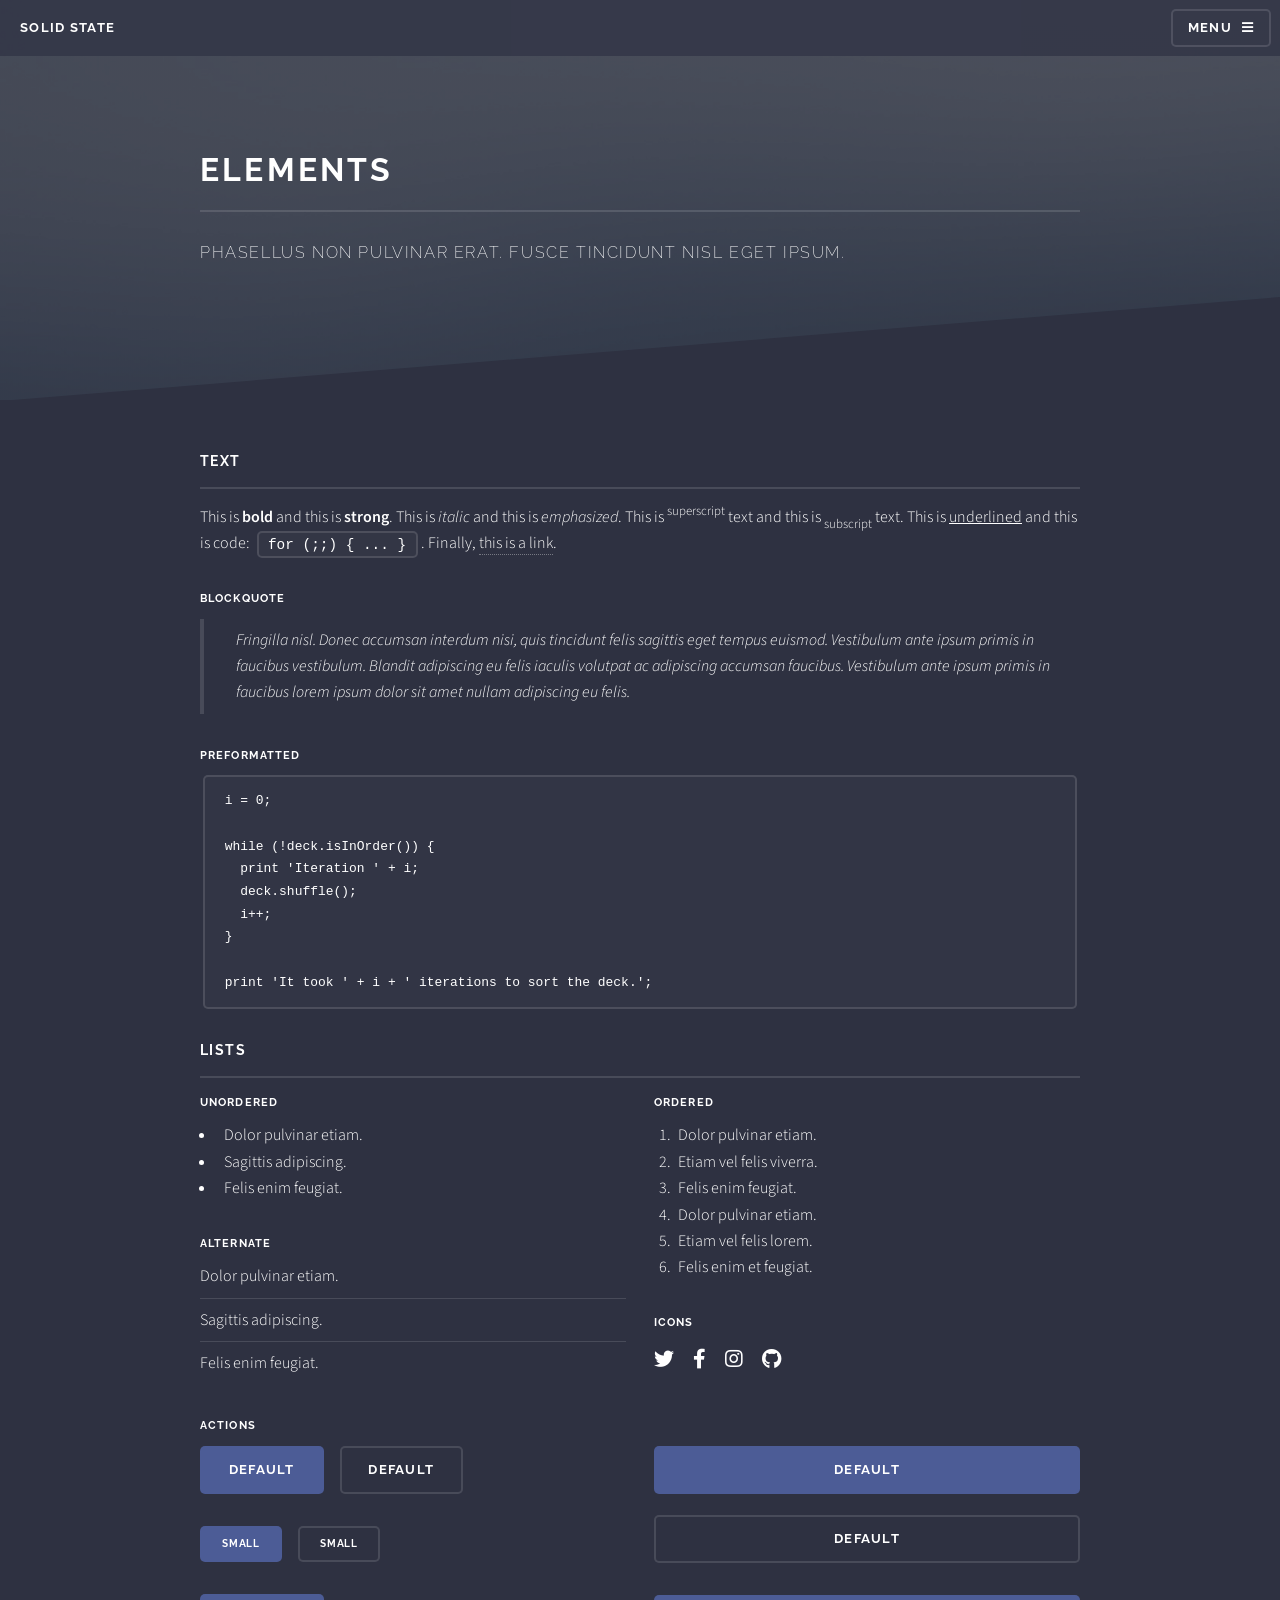
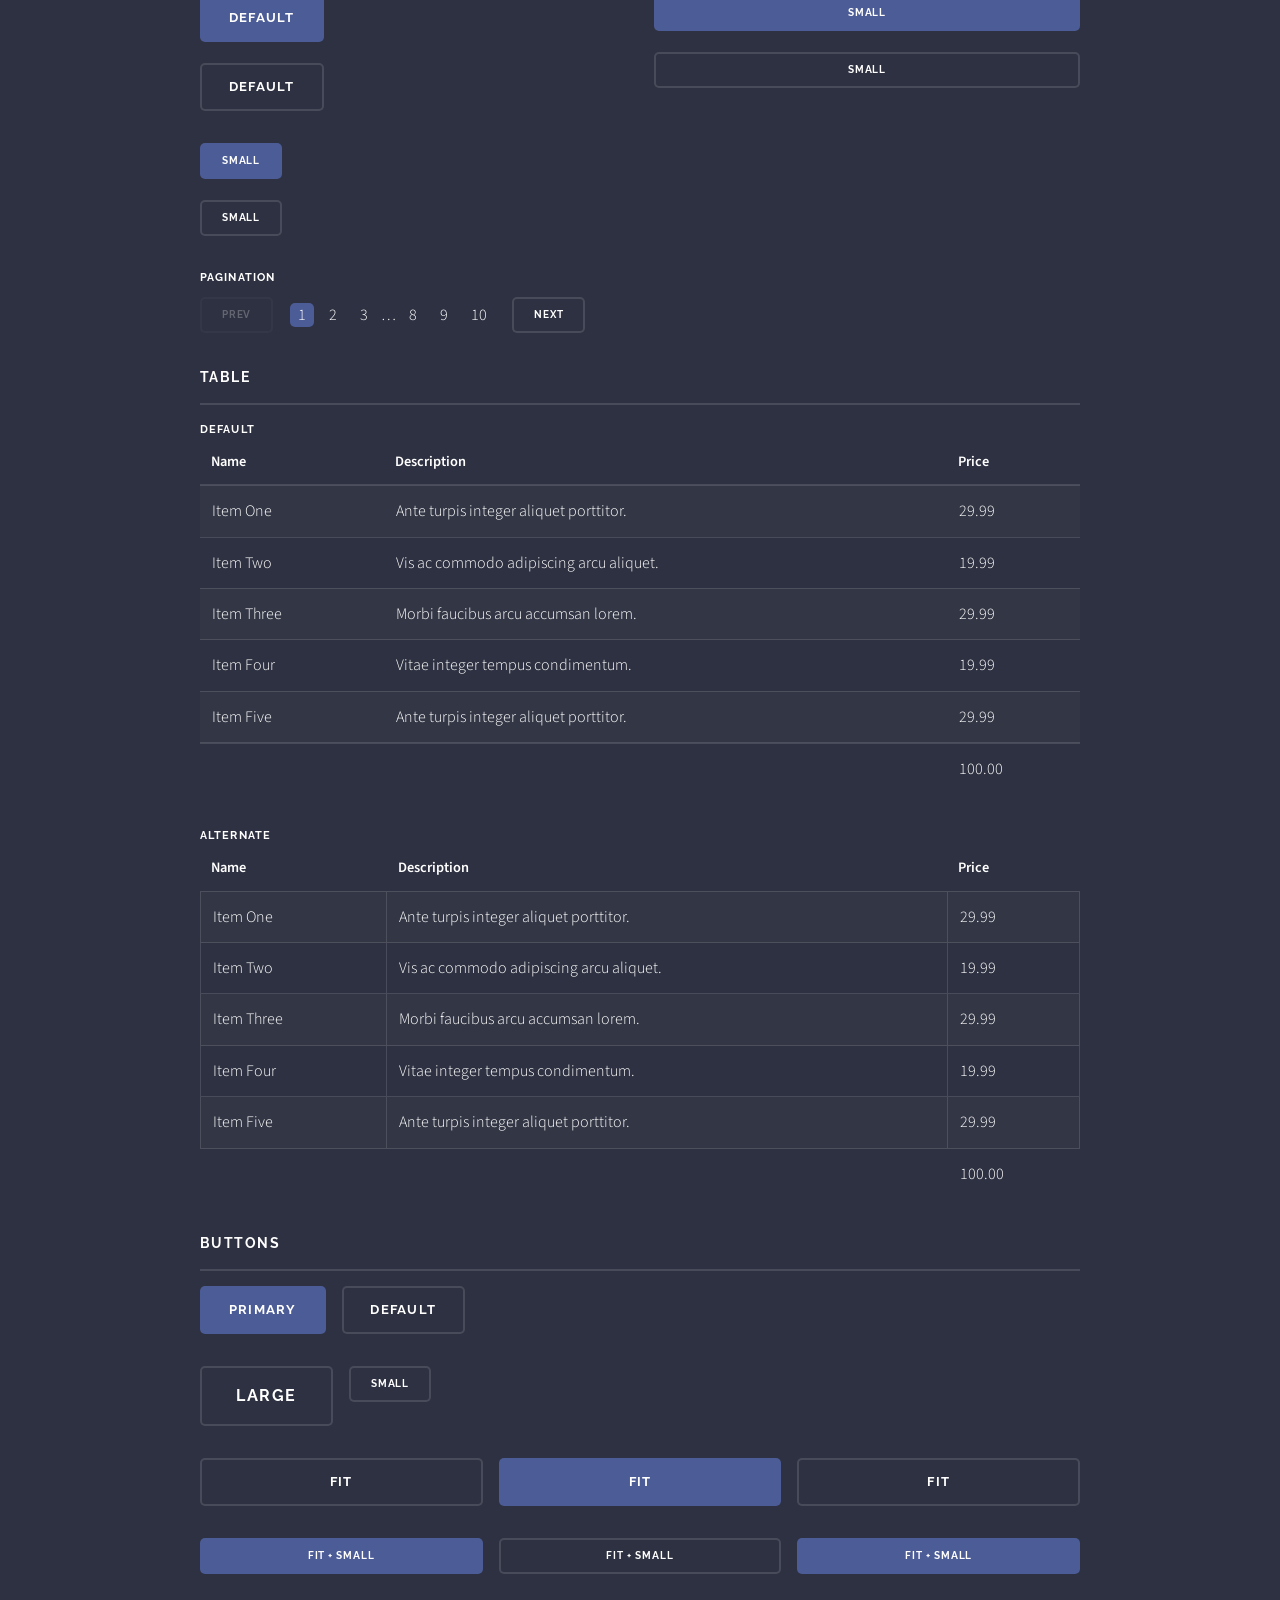
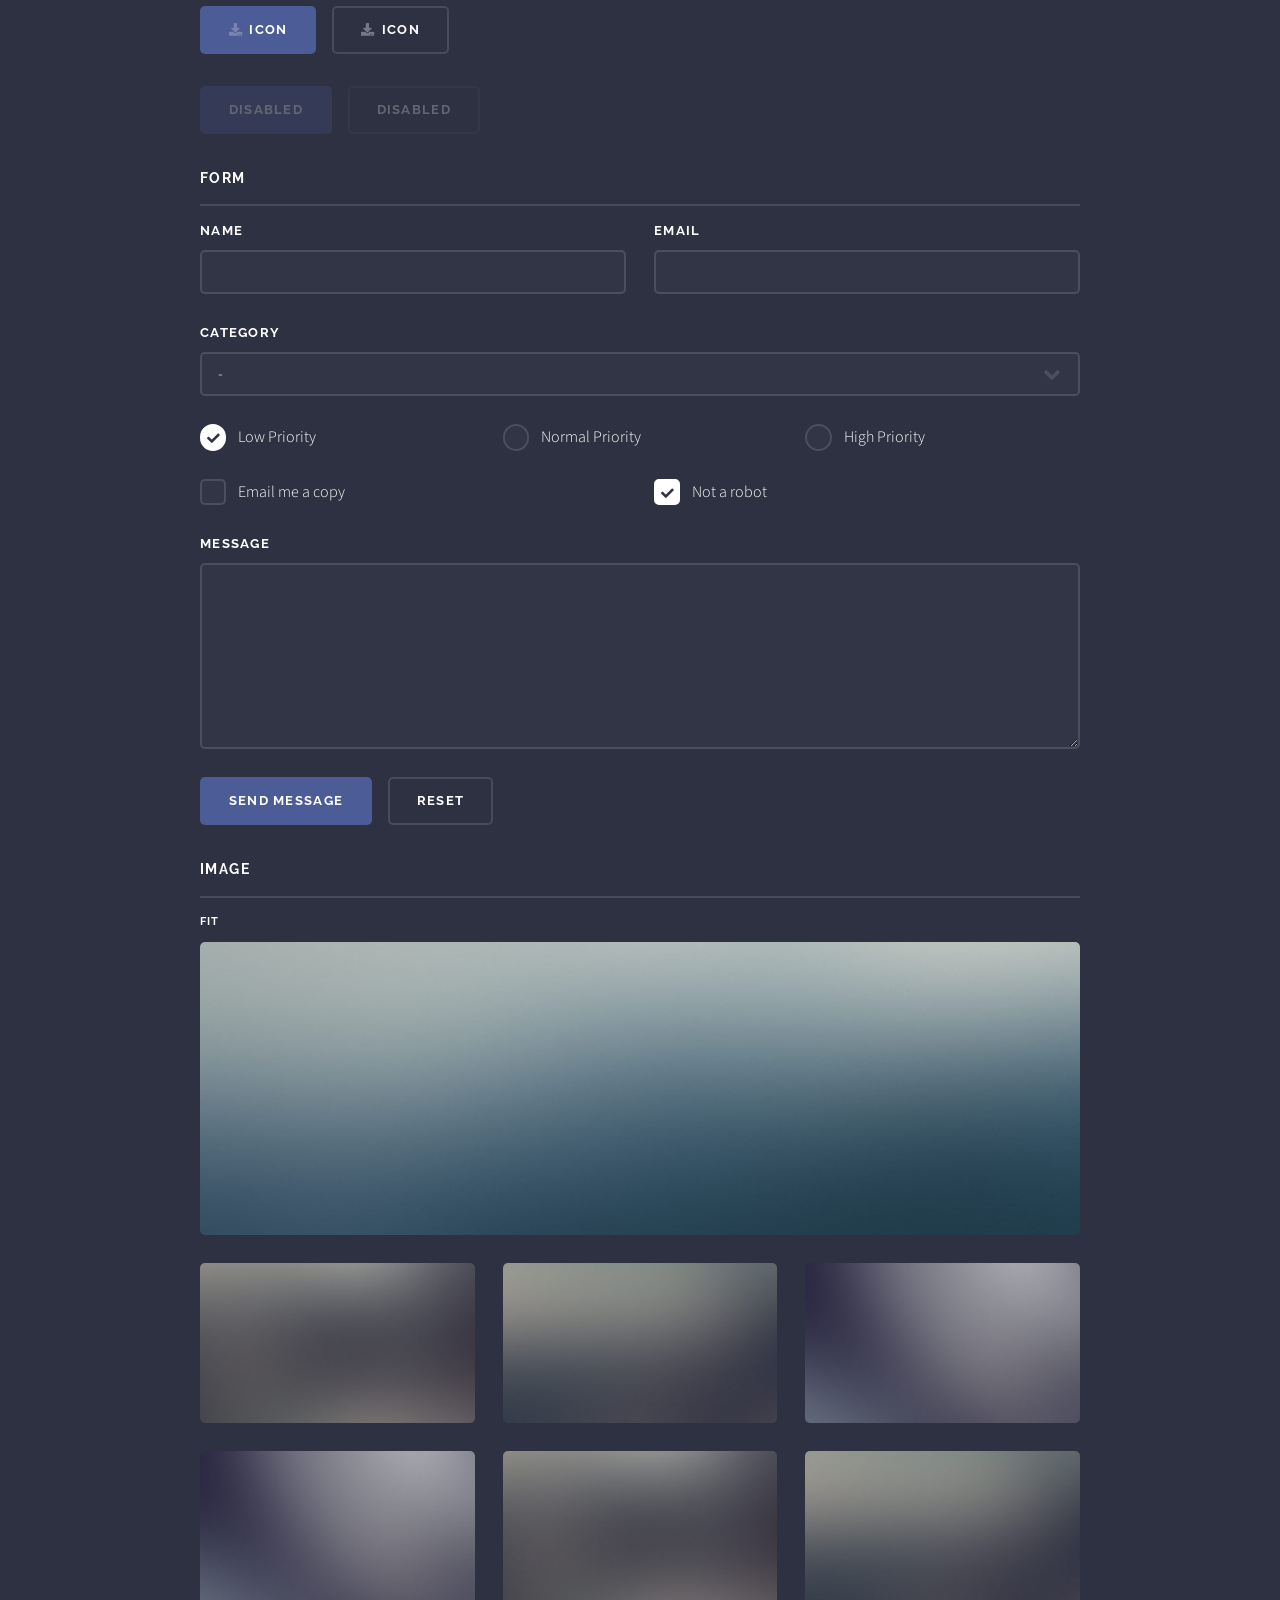
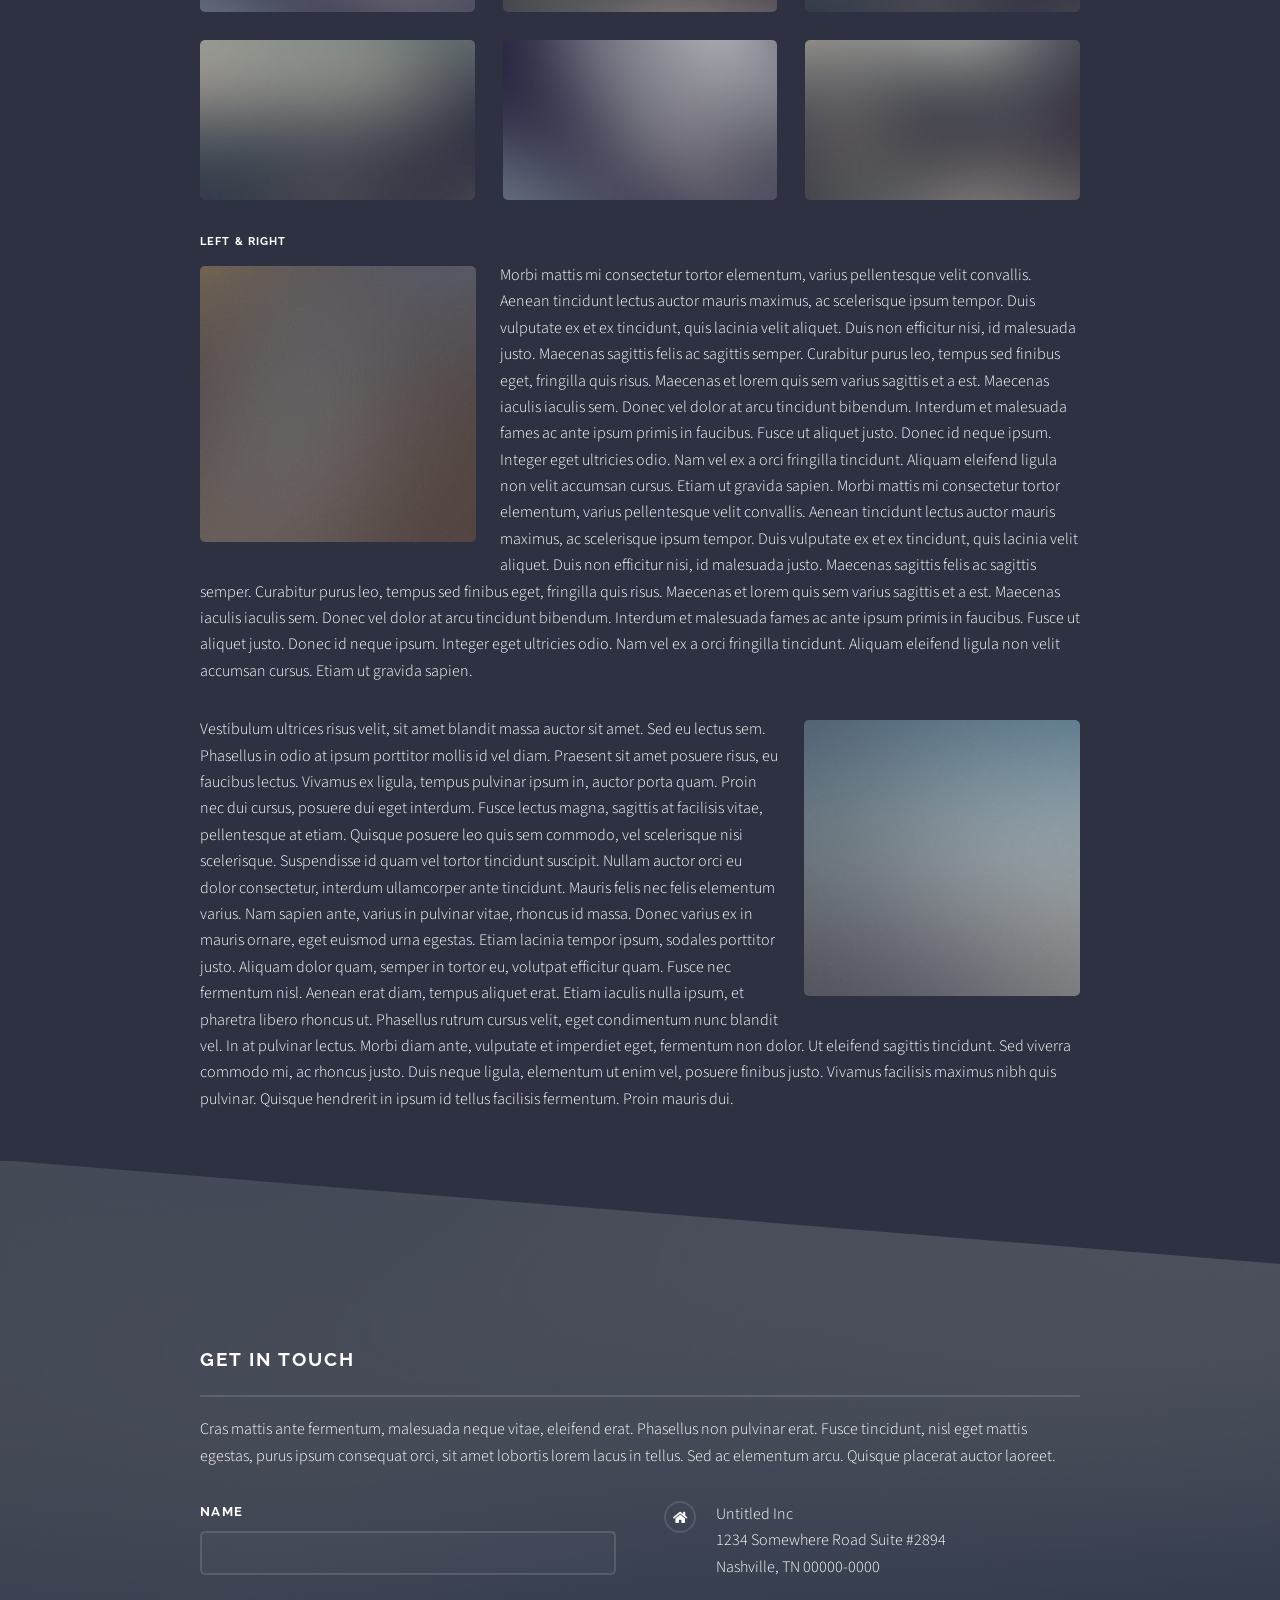
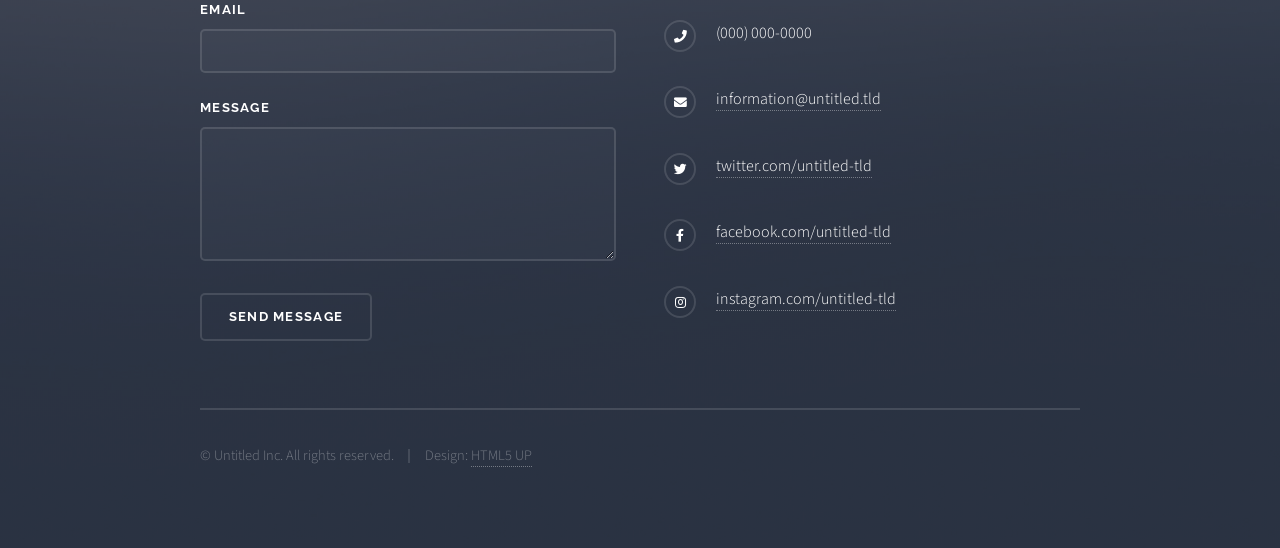
<file: elements.html>
<!DOCTYPE HTML>
<!--
	Solid State by HTML5 UP
	html5up.net | @ajlkn
	Free for personal and commercial use under the CCA 3.0 license (html5up.net/license)
-->
<html>
	<head>
		<title>Elements - Solid State by HTML5 UP</title>
		<meta charset="utf-8" />
		<meta name="viewport" content="width=device-width, initial-scale=1, user-scalable=no" />
		<link rel="stylesheet" href="assets/css/main.css" />
		<noscript><link rel="stylesheet" href="assets/css/noscript.css" /></noscript>
	</head>
	<body class="is-preload">

		<!-- Page Wrapper -->
			<div id="page-wrapper">

				<!-- Header -->
					<header id="header">
						<h1><a href="index.html">Solid State</a></h1>
						<nav>
							<a href="#menu">Menu</a>
						</nav>
					</header>

				<!-- Menu -->
					<nav id="menu">
						<div class="inner">
							<h2>Menu</h2>
							<ul class="links">
								<li><a href="index.html">Home</a></li>
								<li><a href="generic.html">Generic</a></li>
								<li><a href="elements.html">Elements</a></li>
								<li><a href="#">Log In</a></li>
								<li><a href="#">Sign Up</a></li>
							</ul>
							<a href="#" class="close">Close</a>
						</div>
					</nav>

				<!-- Wrapper -->
					<section id="wrapper">
						<header>
							<div class="inner">
								<h2>Elements</h2>
								<p>Phasellus non pulvinar erat. Fusce tincidunt nisl eget ipsum.</p>
							</div>
						</header>

						<!-- Content -->
							<div class="wrapper">
								<div class="inner">

									<section>
										<h3 class="major">Text</h3>
										<p>This is <b>bold</b> and this is <strong>strong</strong>. This is <i>italic</i> and this is <em>emphasized</em>.
										This is <sup>superscript</sup> text and this is <sub>subscript</sub> text.
										This is <u>underlined</u> and this is code: <code>for (;;) { ... }</code>. Finally, <a href="#">this is a link</a>.</p>
										<h4>Blockquote</h4>
										<blockquote>Fringilla nisl. Donec accumsan interdum nisi, quis tincidunt felis sagittis eget tempus euismod. Vestibulum ante ipsum primis in faucibus vestibulum. Blandit adipiscing eu felis iaculis volutpat ac adipiscing accumsan faucibus. Vestibulum ante ipsum primis in faucibus lorem ipsum dolor sit amet nullam adipiscing eu felis.</blockquote>
										<h4>Preformatted</h4>
										<pre><code>i = 0;

while (!deck.isInOrder()) {
  print 'Iteration ' + i;
  deck.shuffle();
  i++;
}

print 'It took ' + i + ' iterations to sort the deck.';</code></pre>
									</section>

									<section>
										<h3 class="major">Lists</h3>
										<div class="row">
											<div class="col-6 col-12-medium">
												<h4>Unordered</h4>
												<ul>
													<li>Dolor pulvinar etiam.</li>
													<li>Sagittis adipiscing.</li>
													<li>Felis enim feugiat.</li>
												</ul>
												<h4>Alternate</h4>
												<ul class="alt">
													<li>Dolor pulvinar etiam.</li>
													<li>Sagittis adipiscing.</li>
													<li>Felis enim feugiat.</li>
												</ul>
											</div>
											<div class="col-6 col-12-medium">
												<h4>Ordered</h4>
												<ol>
													<li>Dolor pulvinar etiam.</li>
													<li>Etiam vel felis viverra.</li>
													<li>Felis enim feugiat.</li>
													<li>Dolor pulvinar etiam.</li>
													<li>Etiam vel felis lorem.</li>
													<li>Felis enim et feugiat.</li>
												</ol>
												<h4>Icons</h4>
												<ul class="icons">
													<li><a href="#" class="icon brands fa-twitter"><span class="label">Twitter</span></a></li>
													<li><a href="#" class="icon brands fa-facebook-f"><span class="label">Facebook</span></a></li>
													<li><a href="#" class="icon brands fa-instagram"><span class="label">Instagram</span></a></li>
													<li><a href="#" class="icon brands fa-github"><span class="label">Github</span></a></li>
												</ul>
											</div>
										</div>
										<h4>Actions</h4>
										<div class="row">
											<div class="col-6 col-12-medium">
												<ul class="actions">
													<li><a href="#" class="button primary">Default</a></li>
													<li><a href="#" class="button">Default</a></li>
												</ul>
												<ul class="actions small">
													<li><a href="#" class="button primary small">Small</a></li>
													<li><a href="#" class="button small">Small</a></li>
												</ul>
												<ul class="actions stacked">
													<li><a href="#" class="button primary">Default</a></li>
													<li><a href="#" class="button">Default</a></li>
												</ul>
												<ul class="actions stacked small">
													<li><a href="#" class="button primary small">Small</a></li>
													<li><a href="#" class="button small">Small</a></li>
												</ul>
											</div>
											<div class="col-6 col-12-medium">
												<ul class="actions stacked">
													<li><a href="#" class="button primary fit">Default</a></li>
													<li><a href="#" class="button fit">Default</a></li>
												</ul>
												<ul class="actions stacked small">
													<li><a href="#" class="button primary small fit">Small</a></li>
													<li><a href="#" class="button small fit">Small</a></li>
												</ul>
											</div>
										</div>
										<h4>Pagination</h4>
										<ul class="pagination">
											<li><span class="button small disabled">Prev</span></li>
											<li><a href="#" class="page active">1</a></li>
											<li><a href="#" class="page">2</a></li>
											<li><a href="#" class="page">3</a></li>
											<li><span>&hellip;</span></li>
											<li><a href="#" class="page">8</a></li>
											<li><a href="#" class="page">9</a></li>
											<li><a href="#" class="page">10</a></li>
											<li><a href="#" class="button small">Next</a></li>
										</ul>
									</section>

									<section>
										<h3 class="major">Table</h3>
										<h4>Default</h4>
										<div class="table-wrapper">
											<table>
												<thead>
													<tr>
														<th>Name</th>
														<th>Description</th>
														<th>Price</th>
													</tr>
												</thead>
												<tbody>
													<tr>
														<td>Item One</td>
														<td>Ante turpis integer aliquet porttitor.</td>
														<td>29.99</td>
													</tr>
													<tr>
														<td>Item Two</td>
														<td>Vis ac commodo adipiscing arcu aliquet.</td>
														<td>19.99</td>
													</tr>
													<tr>
														<td>Item Three</td>
														<td> Morbi faucibus arcu accumsan lorem.</td>
														<td>29.99</td>
													</tr>
													<tr>
														<td>Item Four</td>
														<td>Vitae integer tempus condimentum.</td>
														<td>19.99</td>
													</tr>
													<tr>
														<td>Item Five</td>
														<td>Ante turpis integer aliquet porttitor.</td>
														<td>29.99</td>
													</tr>
												</tbody>
												<tfoot>
													<tr>
														<td colspan="2"></td>
														<td>100.00</td>
													</tr>
												</tfoot>
											</table>
										</div>

										<h4>Alternate</h4>
										<div class="table-wrapper">
											<table class="alt">
												<thead>
													<tr>
														<th>Name</th>
														<th>Description</th>
														<th>Price</th>
													</tr>
												</thead>
												<tbody>
													<tr>
														<td>Item One</td>
														<td>Ante turpis integer aliquet porttitor.</td>
														<td>29.99</td>
													</tr>
													<tr>
														<td>Item Two</td>
														<td>Vis ac commodo adipiscing arcu aliquet.</td>
														<td>19.99</td>
													</tr>
													<tr>
														<td>Item Three</td>
														<td> Morbi faucibus arcu accumsan lorem.</td>
														<td>29.99</td>
													</tr>
													<tr>
														<td>Item Four</td>
														<td>Vitae integer tempus condimentum.</td>
														<td>19.99</td>
													</tr>
													<tr>
														<td>Item Five</td>
														<td>Ante turpis integer aliquet porttitor.</td>
														<td>29.99</td>
													</tr>
												</tbody>
												<tfoot>
													<tr>
														<td colspan="2"></td>
														<td>100.00</td>
													</tr>
												</tfoot>
											</table>
										</div>
									</section>

									<section>
										<h3 class="major">Buttons</h3>
										<ul class="actions">
											<li><a href="#" class="button primary">Primary</a></li>
											<li><a href="#" class="button">Default</a></li>
										</ul>
										<ul class="actions">
											<li><a href="#" class="button large">Large</a></li>
											<li><a href="#" class="button small">Small</a></li>
										</ul>
										<ul class="actions fit">
											<li><a href="#" class="button fit">Fit</a></li>
											<li><a href="#" class="button primary fit">Fit</a></li>
											<li><a href="#" class="button fit">Fit</a></li>
										</ul>
										<ul class="actions fit small">
											<li><a href="#" class="button primary fit small">Fit + Small</a></li>
											<li><a href="#" class="button fit small">Fit + Small</a></li>
											<li><a href="#" class="button primary fit small">Fit + Small</a></li>
										</ul>
										<ul class="actions">
											<li><a href="#" class="button primary icon solid fa-download">Icon</a></li>
											<li><a href="#" class="button icon solid fa-download">Icon</a></li>
										</ul>
										<ul class="actions">
											<li><span class="button primary disabled">Disabled</span></li>
											<li><span class="button disabled">Disabled</span></li>
										</ul>
									</section>

									<section>
										<h3 class="major">Form</h3>
										<form method="post" action="#">
											<div class="row gtr-uniform">
												<div class="col-6 col-12-xsmall">
													<label for="demo-name">Name</label>
													<input type="text" name="demo-name" id="demo-name" value="" />
												</div>
												<div class="col-6 col-12-xsmall">
													<label for="demo-email">Email</label>
													<input type="email" name="demo-email" id="demo-email" value="" />
												</div>
												<div class="col-12">
													<label for="demo-category">Category</label>
													<select name="demo-category" id="demo-category">
														<option value="">-</option>
														<option value="1">Manufacturing</option>
														<option value="1">Shipping</option>
														<option value="1">Administration</option>
														<option value="1">Human Resources</option>
													</select>
												</div>
												<div class="col-4 col-12-small">
													<input type="radio" id="demo-priority-low" name="demo-priority" checked>
													<label for="demo-priority-low">Low Priority</label>
												</div>
												<div class="col-4 col-12-small">
													<input type="radio" id="demo-priority-normal" name="demo-priority">
													<label for="demo-priority-normal">Normal Priority</label>
												</div>
												<div class="col-4 col-12-small">
													<input type="radio" id="demo-priority-high" name="demo-priority">
													<label for="demo-priority-high">High Priority</label>
												</div>
												<div class="col-6 col-12-small">
													<input type="checkbox" id="demo-copy" name="demo-copy">
													<label for="demo-copy">Email me a copy</label>
												</div>
												<div class="col-6 col-12-small">
													<input type="checkbox" id="demo-human" name="demo-human" checked>
													<label for="demo-human">Not a robot</label>
												</div>
												<div class="col-12">
													<label for="demo-message">Message</label>
													<textarea name="demo-message" id="demo-message" rows="6"></textarea>
												</div>
												<div class="col-12">
													<ul class="actions">
														<li><input type="submit" value="Send Message" class="primary" /></li>
														<li><input type="reset" value="Reset" /></li>
													</ul>
												</div>
											</div>
										</form>
									</section>

									<section>
										<h3 class="major">Image</h3>
										<h4>Fit</h4>
										<div class="box alt">
											<div class="row gtr-uniform">
												<div class="col-12"><span class="image fit"><img src="images/pic08.jpg" alt="" /></span></div>
												<div class="col-4"><span class="image fit"><img src="images/pic05.jpg" alt="" /></span></div>
												<div class="col-4"><span class="image fit"><img src="images/pic06.jpg" alt="" /></span></div>
												<div class="col-4"><span class="image fit"><img src="images/pic07.jpg" alt="" /></span></div>
												<div class="col-4"><span class="image fit"><img src="images/pic07.jpg" alt="" /></span></div>
												<div class="col-4"><span class="image fit"><img src="images/pic05.jpg" alt="" /></span></div>
												<div class="col-4"><span class="image fit"><img src="images/pic06.jpg" alt="" /></span></div>
												<div class="col-4"><span class="image fit"><img src="images/pic06.jpg" alt="" /></span></div>
												<div class="col-4"><span class="image fit"><img src="images/pic07.jpg" alt="" /></span></div>
												<div class="col-4"><span class="image fit"><img src="images/pic05.jpg" alt="" /></span></div>
											</div>
										</div>
										<h4>Left &amp; Right</h4>
										<p><span class="image left"><img src="images/pic01.jpg" alt="" /></span>Morbi mattis mi consectetur tortor elementum, varius pellentesque velit convallis. Aenean tincidunt lectus auctor mauris maximus, ac scelerisque ipsum tempor. Duis vulputate ex et ex tincidunt, quis lacinia velit aliquet. Duis non efficitur nisi, id malesuada justo. Maecenas sagittis felis ac sagittis semper. Curabitur purus leo, tempus sed finibus eget, fringilla quis risus. Maecenas et lorem quis sem varius sagittis et a est. Maecenas iaculis iaculis sem. Donec vel dolor at arcu tincidunt bibendum. Interdum et malesuada fames ac ante ipsum primis in faucibus. Fusce ut aliquet justo. Donec id neque ipsum. Integer eget ultricies odio. Nam vel ex a orci fringilla tincidunt. Aliquam eleifend ligula non velit accumsan cursus. Etiam ut gravida sapien. Morbi mattis mi consectetur tortor elementum, varius pellentesque velit convallis. Aenean tincidunt lectus auctor mauris maximus, ac scelerisque ipsum tempor. Duis vulputate ex et ex tincidunt, quis lacinia velit aliquet. Duis non efficitur nisi, id malesuada justo. Maecenas sagittis felis ac sagittis semper. Curabitur purus leo, tempus sed finibus eget, fringilla quis risus. Maecenas et lorem quis sem varius sagittis et a est. Maecenas iaculis iaculis sem. Donec vel dolor at arcu tincidunt bibendum. Interdum et malesuada fames ac ante ipsum primis in faucibus. Fusce ut aliquet justo. Donec id neque ipsum. Integer eget ultricies odio. Nam vel ex a orci fringilla tincidunt. Aliquam eleifend ligula non velit accumsan cursus. Etiam ut gravida sapien.</p>
										<p><span class="image right"><img src="images/pic02.jpg" alt="" /></span>Vestibulum ultrices risus velit, sit amet blandit massa auctor sit amet. Sed eu lectus sem. Phasellus in odio at ipsum porttitor mollis id vel diam. Praesent sit amet posuere risus, eu faucibus lectus. Vivamus ex ligula, tempus pulvinar ipsum in, auctor porta quam. Proin nec dui cursus, posuere dui eget interdum. Fusce lectus magna, sagittis at facilisis vitae, pellentesque at etiam. Quisque posuere leo quis sem commodo, vel scelerisque nisi scelerisque. Suspendisse id quam vel tortor tincidunt suscipit. Nullam auctor orci eu dolor consectetur, interdum ullamcorper ante tincidunt. Mauris felis nec felis elementum varius. Nam sapien ante, varius in pulvinar vitae, rhoncus id massa. Donec varius ex in mauris ornare, eget euismod urna egestas. Etiam lacinia tempor ipsum, sodales porttitor justo. Aliquam dolor quam, semper in tortor eu, volutpat efficitur quam. Fusce nec fermentum nisl. Aenean erat diam, tempus aliquet erat. Etiam iaculis nulla ipsum, et pharetra libero rhoncus ut. Phasellus rutrum cursus velit, eget condimentum nunc blandit vel. In at pulvinar lectus. Morbi diam ante, vulputate et imperdiet eget, fermentum non dolor. Ut eleifend sagittis tincidunt. Sed viverra commodo mi, ac rhoncus justo. Duis neque ligula, elementum ut enim vel, posuere finibus justo. Vivamus facilisis maximus nibh quis pulvinar. Quisque hendrerit in ipsum id tellus facilisis fermentum. Proin mauris dui.</p>
									</section>

								</div>
							</div>

					</section>

				<!-- Footer -->
					<section id="footer">
						<div class="inner">
							<h2 class="major">Get in touch</h2>
							<p>Cras mattis ante fermentum, malesuada neque vitae, eleifend erat. Phasellus non pulvinar erat. Fusce tincidunt, nisl eget mattis egestas, purus ipsum consequat orci, sit amet lobortis lorem lacus in tellus. Sed ac elementum arcu. Quisque placerat auctor laoreet.</p>
							<form method="post" action="#">
								<div class="fields">
									<div class="field">
										<label for="name">Name</label>
										<input type="text" name="name" id="name" />
									</div>
									<div class="field">
										<label for="email">Email</label>
										<input type="email" name="email" id="email" />
									</div>
									<div class="field">
										<label for="message">Message</label>
										<textarea name="message" id="message" rows="4"></textarea>
									</div>
								</div>
								<ul class="actions">
									<li><input type="submit" value="Send Message" /></li>
								</ul>
							</form>
							<ul class="contact">
								<li class="icon solid fa-home">
									Untitled Inc<br />
									1234 Somewhere Road Suite #2894<br />
									Nashville, TN 00000-0000
								</li>
								<li class="icon solid fa-phone">(000) 000-0000</li>
								<li class="icon solid fa-envelope"><a href="#">information@untitled.tld</a></li>
								<li class="icon brands fa-twitter"><a href="#">twitter.com/untitled-tld</a></li>
								<li class="icon brands fa-facebook-f"><a href="#">facebook.com/untitled-tld</a></li>
								<li class="icon brands fa-instagram"><a href="#">instagram.com/untitled-tld</a></li>
							</ul>
							<ul class="copyright">
								<li>&copy; Untitled Inc. All rights reserved.</li><li>Design: <a href="http://html5up.net">HTML5 UP</a></li>
							</ul>
						</div>
					</section>

			</div>

		<!-- Scripts -->
			<script src="assets/js/jquery.min.js"></script>
			<script src="assets/js/jquery.scrollex.min.js"></script>
			<script src="assets/js/browser.min.js"></script>
			<script src="assets/js/breakpoints.min.js"></script>
			<script src="assets/js/util.js"></script>
			<script src="assets/js/main.js"></script>

	</body>
</html>
</file>
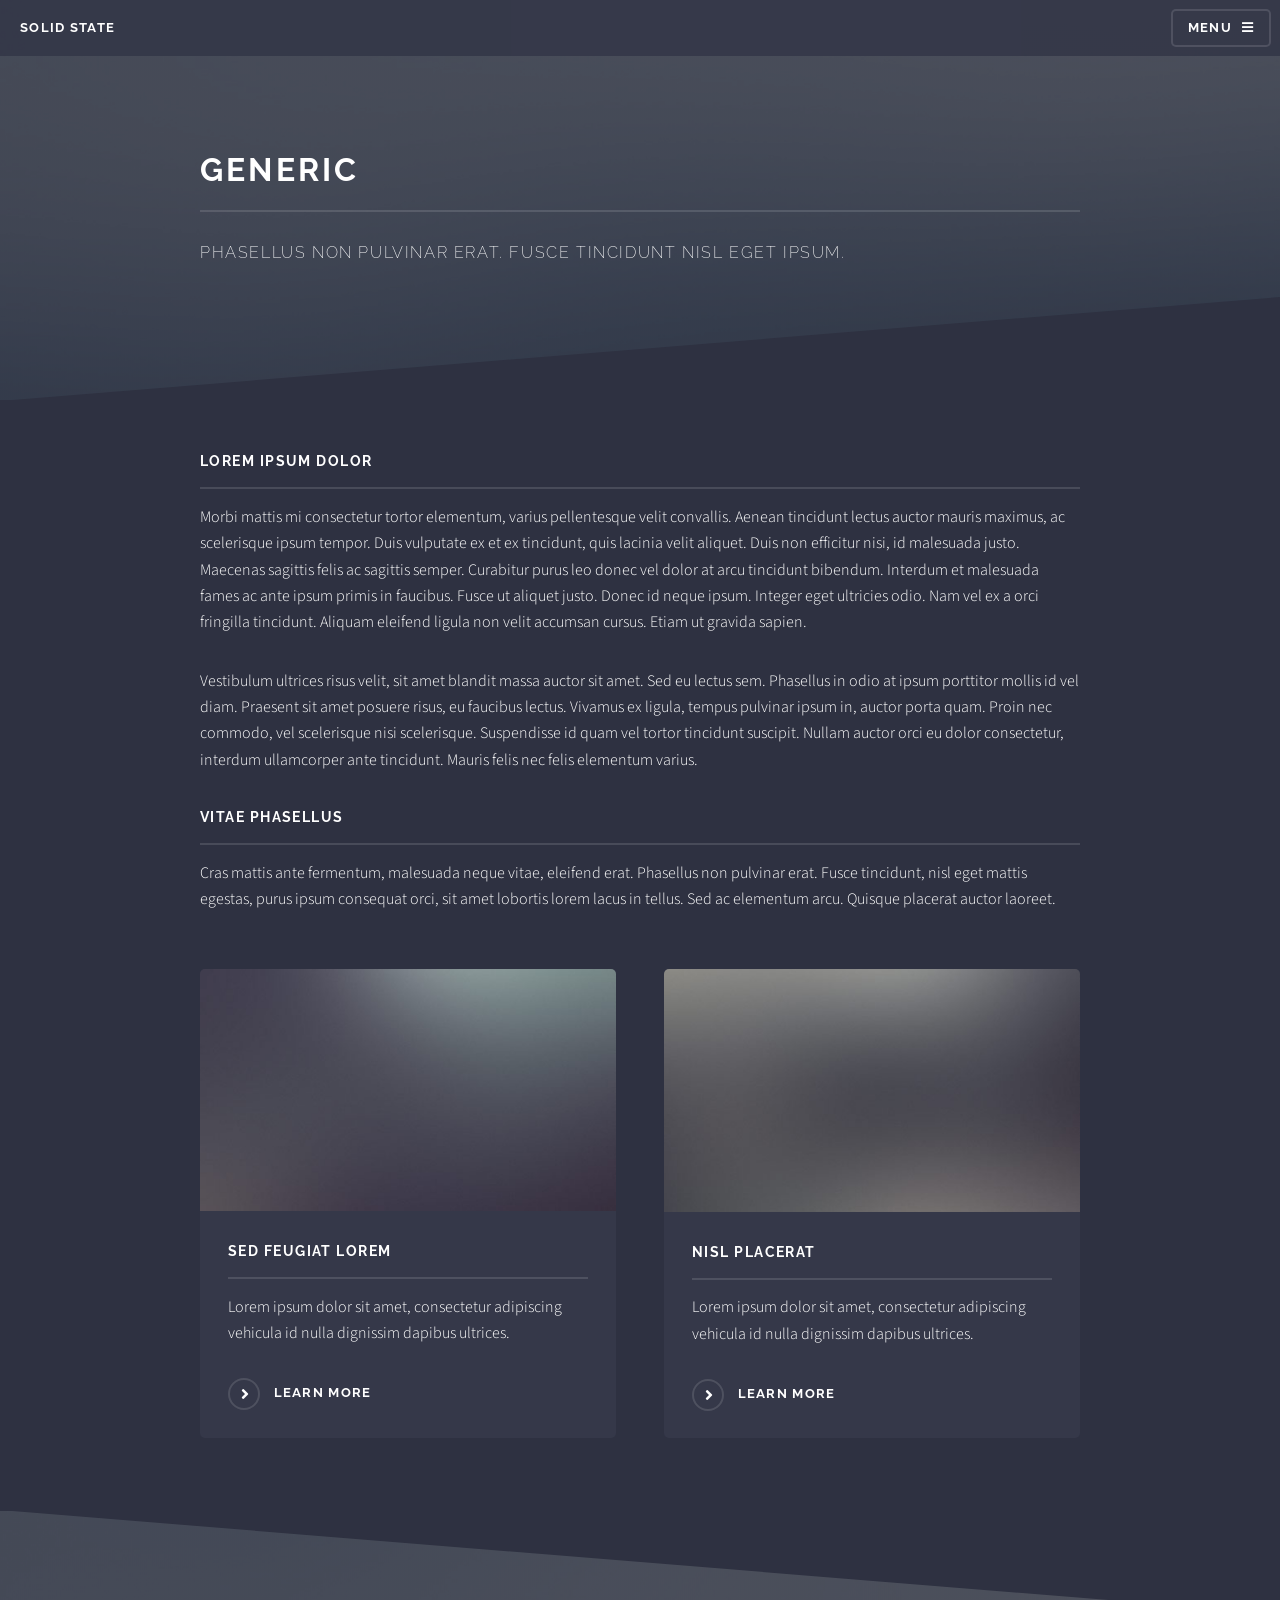
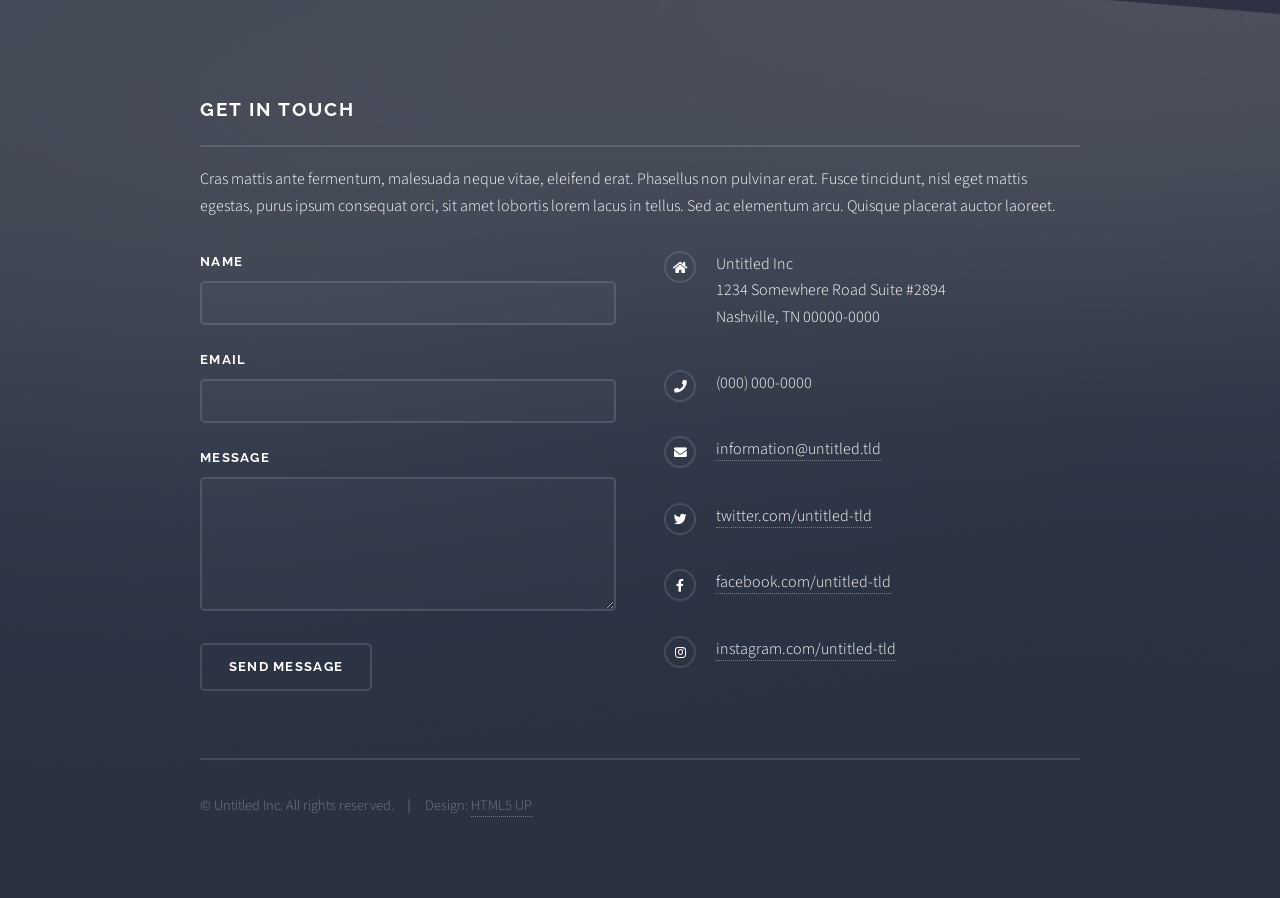
<file: generic.html>
<!DOCTYPE HTML>
<!--
	Solid State by HTML5 UP
	html5up.net | @ajlkn
	Free for personal and commercial use under the CCA 3.0 license (html5up.net/license)
-->
<html>
	<head>
		<title>Generic - Solid State by HTML5 UP</title>
		<meta charset="utf-8" />
		<meta name="viewport" content="width=device-width, initial-scale=1, user-scalable=no" />
		<link rel="stylesheet" href="assets/css/main.css" />
		<noscript><link rel="stylesheet" href="assets/css/noscript.css" /></noscript>
	</head>
	<body class="is-preload">

		<!-- Page Wrapper -->
			<div id="page-wrapper">

				<!-- Header -->
					<header id="header">
						<h1><a href="index.html">Solid State</a></h1>
						<nav>
							<a href="#menu">Menu</a>
						</nav>
					</header>

				<!-- Menu -->
					<nav id="menu">
						<div class="inner">
							<h2>Menu</h2>
							<ul class="links">
								<li><a href="index.html">Home</a></li>
								<li><a href="generic.html">Generic</a></li>
								<li><a href="elements.html">Elements</a></li>
								<li><a href="#">Log In</a></li>
								<li><a href="#">Sign Up</a></li>
							</ul>
							<a href="#" class="close">Close</a>
						</div>
					</nav>

				<!-- Wrapper -->
					<section id="wrapper">
						<header>
							<div class="inner">
								<h2>Generic</h2>
								<p>Phasellus non pulvinar erat. Fusce tincidunt nisl eget ipsum.</p>
							</div>
						</header>

						<!-- Content -->
							<div class="wrapper">
								<div class="inner">

									<h3 class="major">Lorem ipsum dolor</h3>
									<p>Morbi mattis mi consectetur tortor elementum, varius pellentesque velit convallis. Aenean tincidunt lectus auctor mauris maximus, ac scelerisque ipsum tempor. Duis vulputate ex et ex tincidunt, quis lacinia velit aliquet. Duis non efficitur nisi, id malesuada justo. Maecenas sagittis felis ac sagittis semper. Curabitur purus leo donec vel dolor at arcu tincidunt bibendum. Interdum et malesuada fames ac ante ipsum primis in faucibus. Fusce ut aliquet justo. Donec id neque ipsum. Integer eget ultricies odio. Nam vel ex a orci fringilla tincidunt. Aliquam eleifend ligula non velit accumsan cursus. Etiam ut gravida sapien.</p>

									<p>Vestibulum ultrices risus velit, sit amet blandit massa auctor sit amet. Sed eu lectus sem. Phasellus in odio at ipsum porttitor mollis id vel diam. Praesent sit amet posuere risus, eu faucibus lectus. Vivamus ex ligula, tempus pulvinar ipsum in, auctor porta quam. Proin nec commodo, vel scelerisque nisi scelerisque. Suspendisse id quam vel tortor tincidunt suscipit. Nullam auctor orci eu dolor consectetur, interdum ullamcorper ante tincidunt. Mauris felis nec felis elementum varius.</p>

									<h3 class="major">Vitae phasellus</h3>
									<p>Cras mattis ante fermentum, malesuada neque vitae, eleifend erat. Phasellus non pulvinar erat. Fusce tincidunt, nisl eget mattis egestas, purus ipsum consequat orci, sit amet lobortis lorem lacus in tellus. Sed ac elementum arcu. Quisque placerat auctor laoreet.</p>

									<section class="features">
										<article>
											<a href="#" class="image"><img src="images/pic04.jpg" alt="" /></a>
											<h3 class="major">Sed feugiat lorem</h3>
											<p>Lorem ipsum dolor sit amet, consectetur adipiscing vehicula id nulla dignissim dapibus ultrices.</p>
											<a href="#" class="special">Learn more</a>
										</article>
										<article>
											<a href="#" class="image"><img src="images/pic05.jpg" alt="" /></a>
											<h3 class="major">Nisl placerat</h3>
											<p>Lorem ipsum dolor sit amet, consectetur adipiscing vehicula id nulla dignissim dapibus ultrices.</p>
											<a href="#" class="special">Learn more</a>
										</article>
									</section>

								</div>
							</div>

					</section>

				<!-- Footer -->
					<section id="footer">
						<div class="inner">
							<h2 class="major">Get in touch</h2>
							<p>Cras mattis ante fermentum, malesuada neque vitae, eleifend erat. Phasellus non pulvinar erat. Fusce tincidunt, nisl eget mattis egestas, purus ipsum consequat orci, sit amet lobortis lorem lacus in tellus. Sed ac elementum arcu. Quisque placerat auctor laoreet.</p>
							<form method="post" action="#">
								<div class="fields">
									<div class="field">
										<label for="name">Name</label>
										<input type="text" name="name" id="name" />
									</div>
									<div class="field">
										<label for="email">Email</label>
										<input type="email" name="email" id="email" />
									</div>
									<div class="field">
										<label for="message">Message</label>
										<textarea name="message" id="message" rows="4"></textarea>
									</div>
								</div>
								<ul class="actions">
									<li><input type="submit" value="Send Message" /></li>
								</ul>
							</form>
							<ul class="contact">
								<li class="icon solid fa-home">
									Untitled Inc<br />
									1234 Somewhere Road Suite #2894<br />
									Nashville, TN 00000-0000
								</li>
								<li class="icon solid fa-phone">(000) 000-0000</li>
								<li class="icon solid fa-envelope"><a href="#">information@untitled.tld</a></li>
								<li class="icon brands fa-twitter"><a href="#">twitter.com/untitled-tld</a></li>
								<li class="icon brands fa-facebook-f"><a href="#">facebook.com/untitled-tld</a></li>
								<li class="icon brands fa-instagram"><a href="#">instagram.com/untitled-tld</a></li>
							</ul>
							<ul class="copyright">
								<li>&copy; Untitled Inc. All rights reserved.</li><li>Design: <a href="http://html5up.net">HTML5 UP</a></li>
							</ul>
						</div>
					</section>

			</div>

		<!-- Scripts -->
			<script src="assets/js/jquery.min.js"></script>
			<script src="assets/js/jquery.scrollex.min.js"></script>
			<script src="assets/js/browser.min.js"></script>
			<script src="assets/js/breakpoints.min.js"></script>
			<script src="assets/js/util.js"></script>
			<script src="assets/js/main.js"></script>

	</body>
</html>
</file>
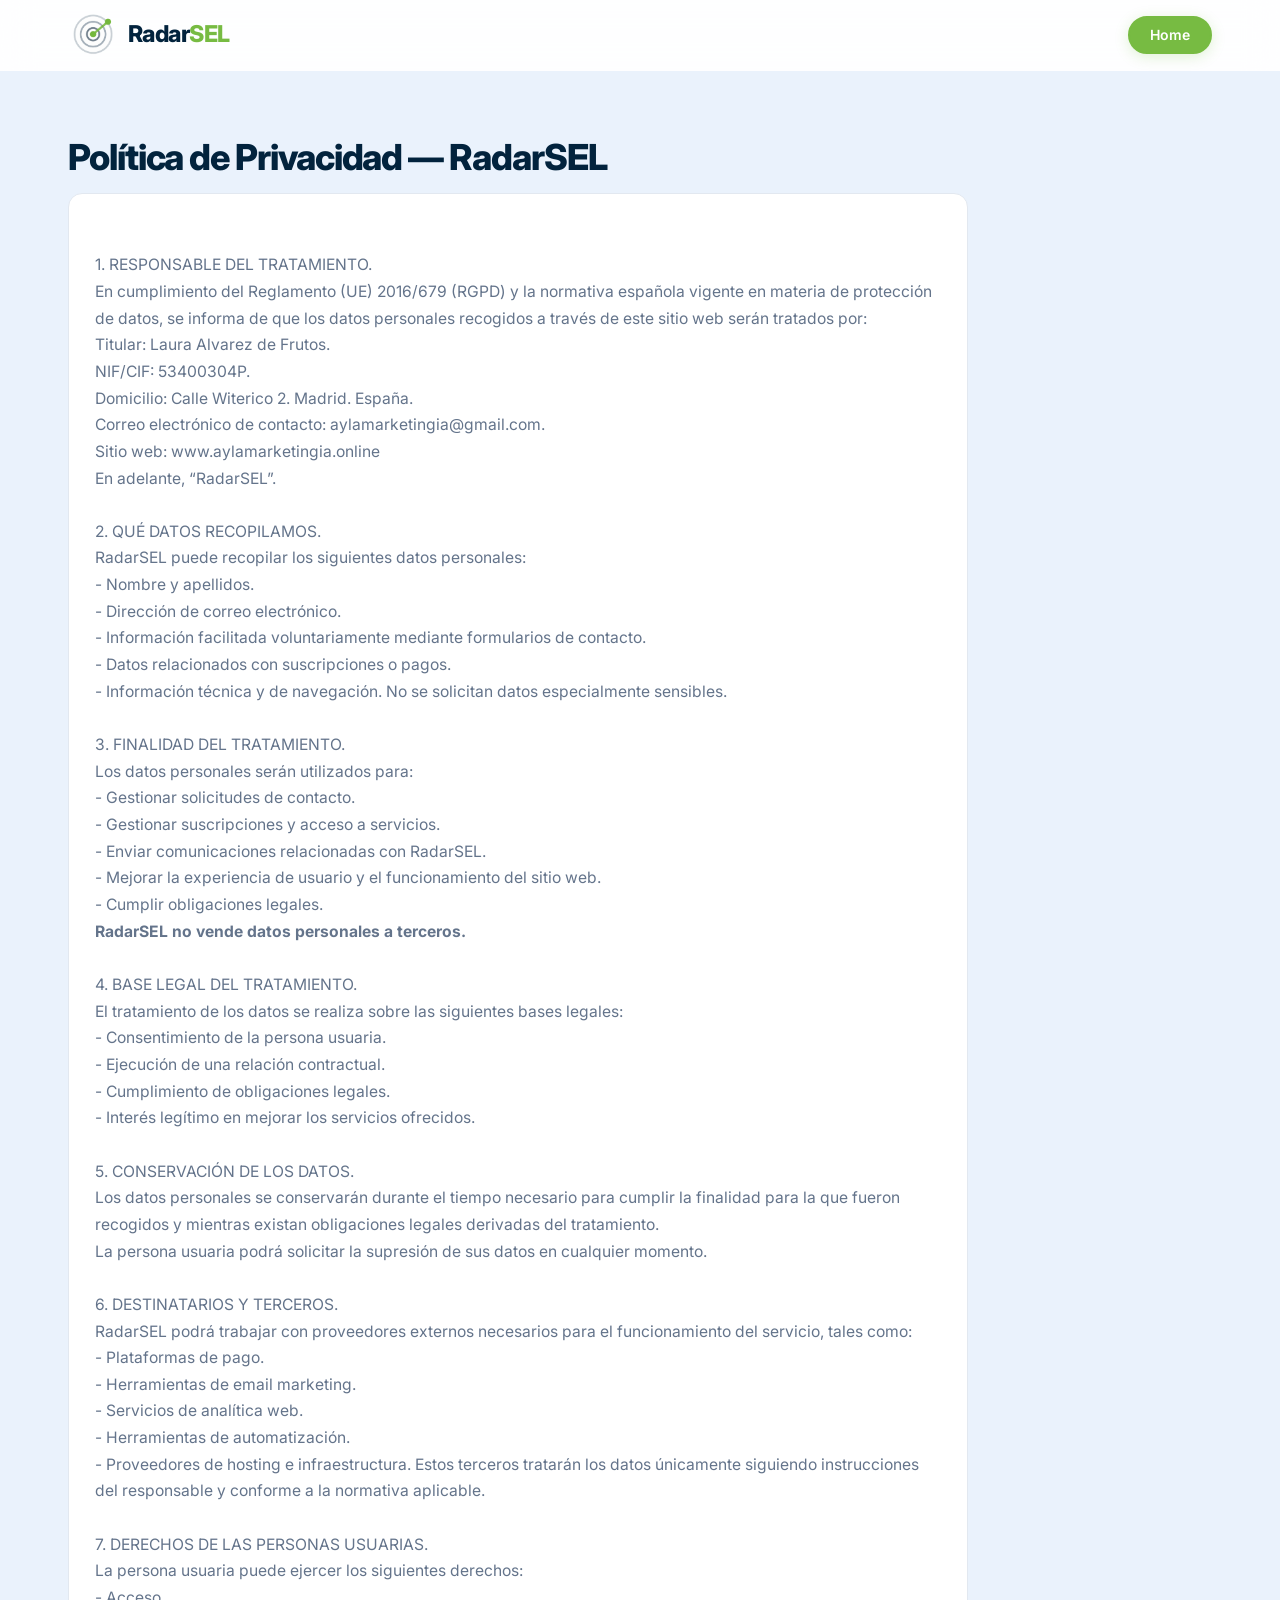
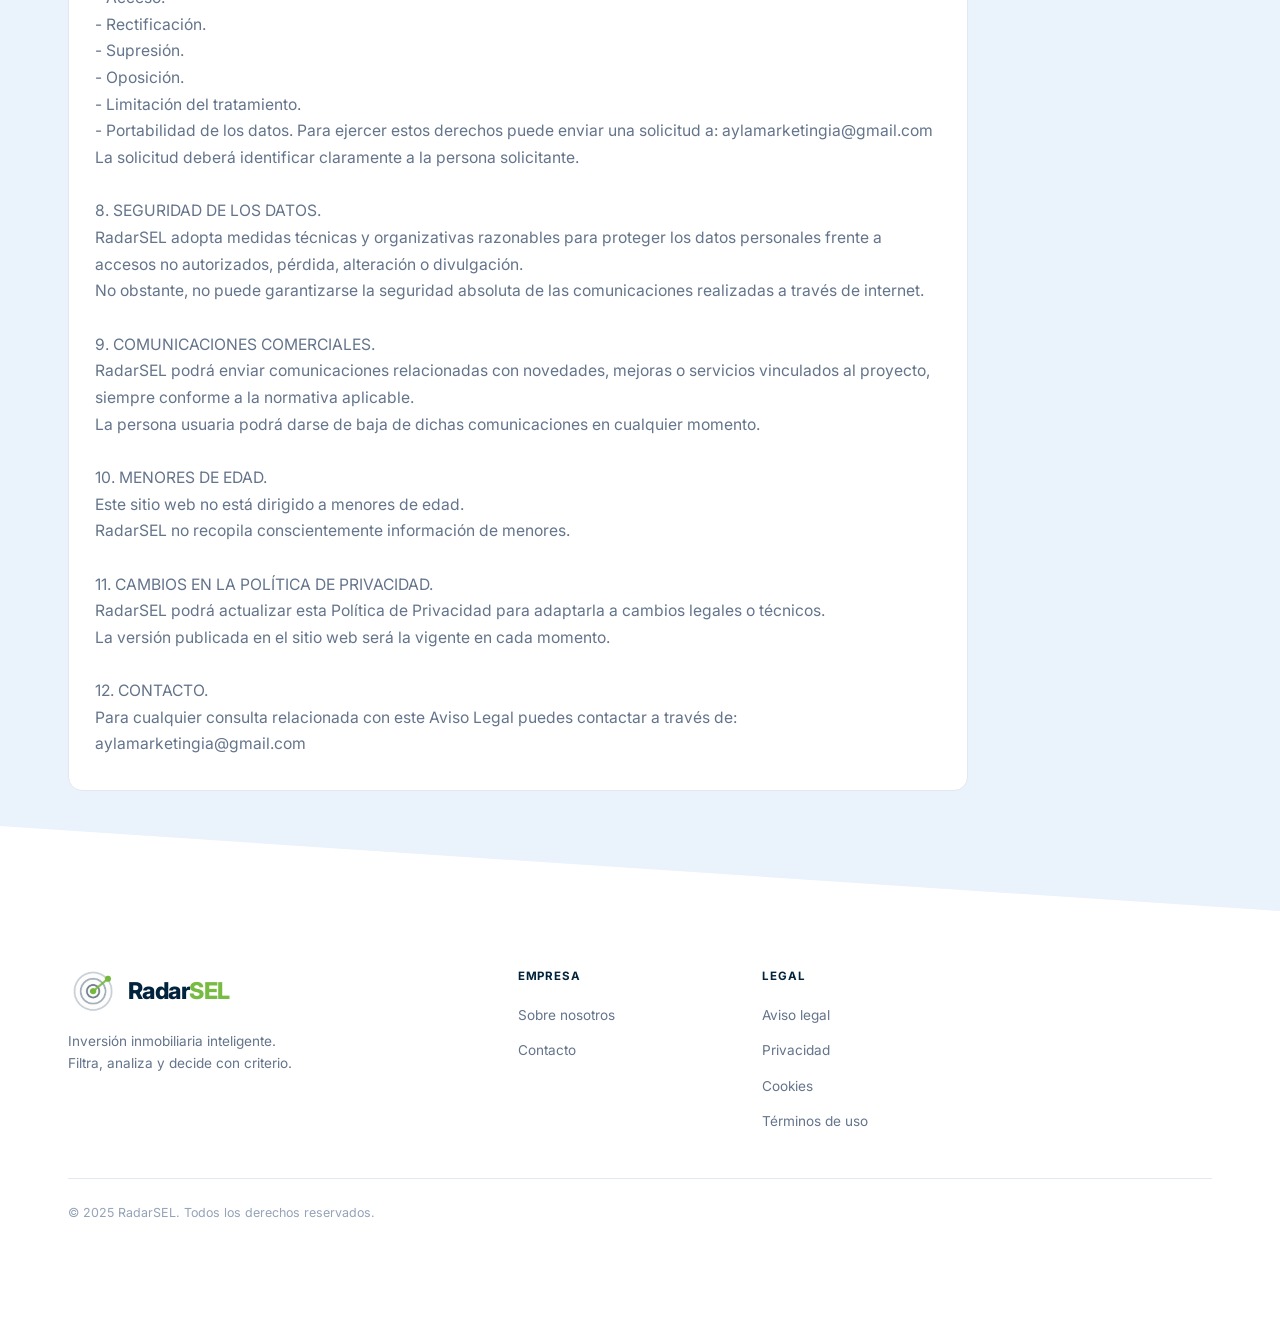
<file: privacidad.html>
<!DOCTYPE html>
<html lang="es">
<head>
  <meta charset="UTF-8" />
  <meta name="viewport" content="width=device-width, initial-scale=1.0" />
  <title>RadarSEL — Llega antes a las mejores oportunidades inmobiliarias</title>
  <meta name="description" content="RadarSEL rastrea el mercado inmobiliario cada día para que llegues antes a las mejores oportunidades de inversión. Filtrado inteligente, análisis de datos, TOP 3 diario." />
  <link rel="preconnect" href="https://fonts.googleapis.com" />
  <link rel="preconnect" href="https://fonts.gstatic.com" crossorigin />
  <link href="https://fonts.googleapis.com/css2?family=Inter:wght@400;500;600;700;800;900&display=swap" rel="stylesheet" />
  <link rel="stylesheet" href="assets/css/radarsel.css" />
</head>
<body>

<!-- ═══════════════════════════════════════════════════════════
     HEADER
═══════════════════════════════════════════════════════════ -->
<header id="header">
  <div class="header-inner">

    <!-- Logo -->
    <a href="#" class="logo" aria-label="RadarSEL — Inicio">
      <img src="images/radar/logo_radar.png" alt="Logo RadarSEL" class="logo-small">
      <span class="logo-wordmark">
        <span class="r">Radar</span><span class="g">SEL</span>
      </span>
    </a>

    <!-- Desktop nav -->
    <nav class="nav-main" aria-label="Navegación principal">
    </nav>

    <!-- Desktop CTA -->
    <div class="header-cta">
      <a href="index.html" class="btn btn-primary">Home</a>
    </div>

    <!-- Mobile toggle -->
    <button class="nav-toggle" id="navToggle" aria-label="Abrir menú" aria-expanded="false" aria-controls="mobileMenu">
      <span></span><span></span><span></span>
    </button>

  </div>
</header>

<!-- Mobile menu -->
<nav class="mobile-menu" id="mobileMenu" aria-label="Menú móvil">
  <a href="index.html" class="btn btn-primary">Home</a>
</nav>




<!-- ═══════════════════════════════════════════════════════════
     CÓMO FUNCIONA
═══════════════════════════════════════════════════════════ -->
<section id="como-funciona" class="section">
  <div class="section-inner">

    <div class="section-header fade-up">
      <span> 
        <br><br><br><br>
      </span>
      <h2 class="section-title">Política de Privacidad — RadarSEL</h2>
      <p class="section-sub">

<div class="step-card fade-up">

<p>
<br>1. RESPONSABLE DEL TRATAMIENTO.
</p><p>
En cumplimiento del Reglamento (UE) 2016/679 (RGPD) y la normativa española vigente en materia de protección de datos, se informa de que los datos personales recogidos a través de este sitio web serán tratados por:

  <br>Titular: Laura Alvarez de Frutos.
  <br>NIF/CIF: 53400304P.
  <br>Domicilio: Calle Witerico 2. Madrid. España.
  <br>Correo electrónico de contacto: aylamarketingia@gmail.com.
  <br>Sitio web: www.aylamarketingia.online

<br>En adelante, “RadarSEL”.
</p><p>
<br>2. QUÉ DATOS RECOPILAMOS.
</p><p>
RadarSEL puede recopilar los siguientes datos personales:

<br>- Nombre y apellidos.
<br>- Dirección de correo electrónico.
<br>- Información facilitada voluntariamente mediante formularios de contacto.
<br>- Datos relacionados con suscripciones o pagos.
<br>- Información técnica y de navegación.

No se solicitan datos especialmente sensibles.

</p><p>
<br>3. FINALIDAD DEL TRATAMIENTO.
</p><p>
Los datos personales serán utilizados para:

<br>- Gestionar solicitudes de contacto.
<br>- Gestionar suscripciones y acceso a servicios.
<br>- Enviar comunicaciones relacionadas con RadarSEL.
<br>- Mejorar la experiencia de usuario y el funcionamiento del sitio web.
<br>- Cumplir obligaciones legales.

<br><strong>RadarSEL no vende datos personales a terceros.</strong>

</p><p>
<br>4. BASE LEGAL DEL TRATAMIENTO.
</p><p>
El tratamiento de los datos se realiza sobre las siguientes bases legales:

<br>- Consentimiento de la persona usuaria.
<br>- Ejecución de una relación contractual.
<br>- Cumplimiento de obligaciones legales.
<br>- Interés legítimo en mejorar los servicios ofrecidos.

</p><p>
<br>5. CONSERVACIÓN DE LOS DATOS.
</p><p>
Los datos personales se conservarán durante el tiempo necesario para cumplir la finalidad para la que fueron recogidos y mientras existan obligaciones legales derivadas del tratamiento.
<br>La persona usuaria podrá solicitar la supresión de sus datos en cualquier momento.
</p><p>
<br>6. DESTINATARIOS Y TERCEROS.
</p><p>
RadarSEL podrá trabajar con proveedores externos necesarios para el funcionamiento del servicio, tales como:

<br>- Plataformas de pago.
<br>- Herramientas de email marketing.
<br>- Servicios de analítica web.
<br>- Herramientas de automatización.
<br>- Proveedores de hosting e infraestructura.

Estos terceros tratarán los datos únicamente siguiendo instrucciones del responsable y conforme a la normativa aplicable.

</p><p>
<br>7. DERECHOS DE LAS PERSONAS USUARIAS.
</p><p>
La persona usuaria puede ejercer los siguientes derechos:

<br>- Acceso.
<br>- Rectificación.
<br>- Supresión.
<br>- Oposición.
<br>- Limitación del tratamiento.
<br>- Portabilidad de los datos.

Para ejercer estos derechos puede enviar una solicitud a: aylamarketingia@gmail.com
<br>La solicitud deberá identificar claramente a la persona solicitante.

</p><p>
<br>8. SEGURIDAD DE LOS DATOS.
</p><p>
RadarSEL adopta medidas técnicas y organizativas razonables para proteger los datos personales frente a accesos no autorizados, pérdida, alteración o divulgación.
<br>No obstante, no puede garantizarse la seguridad absoluta de las comunicaciones realizadas a través de internet.

</p><p>
<br>9. COMUNICACIONES COMERCIALES.
</p><p>
RadarSEL podrá enviar comunicaciones relacionadas con novedades, mejoras o servicios vinculados al proyecto, siempre conforme a la normativa aplicable.
<br>La persona usuaria podrá darse de baja de dichas comunicaciones en cualquier momento.

</p><p>
<br>10. MENORES DE EDAD.
</p><p>
Este sitio web no está dirigido a menores de edad.
<br>RadarSEL no recopila conscientemente información de menores.

</p><p>
<br>11. CAMBIOS EN LA POLÍTICA DE PRIVACIDAD.
</p><p>
RadarSEL podrá actualizar esta Política de Privacidad para adaptarla a cambios legales o técnicos.
<br>La versión publicada en el sitio web será la vigente en cada momento.

</p><p>
<br>12. CONTACTO.
</p><p>
Para cualquier consulta relacionada con este Aviso Legal puedes contactar a través de: aylamarketingia@gmail.com
</p>
      </p>    
      </div>
      </div>
  </div>
</section>




<!-- ═══════════════════════════════════════════════════════════
     FOOTER
═══════════════════════════════════════════════════════════ -->
<footer id="footer">
  <div class="footer-inner">
    <div class="footer-grid">

      <!-- Brand -->
      <div class="footer-brand">
        <a href="#" class="logo" aria-label="RadarSEL — Inicio">          
          <img src="images/radar/logo_radar.png" alt="Logo RadarSEL" class="logo-small">
          <span class="logo-wordmark"><span class="r">Radar</span><span class="g">SEL</span></span>
        </a>
        <p>Inversión inmobiliaria inteligente. Filtra, analiza y decide con criterio.</p>
      </div>

      <!-- Empresa -->
      <div class="footer-col">
        <h4>Empresa</h4>
        <ul>
          <li><a href="index.html#prueba-social">Sobre nosotros</a></li>
          <li><a href="contacto.html">Contacto</a></li>
        </ul>
      </div>

      <!-- Legal -->
      <div class="footer-col">
        <h4>Legal</h4>
        <ul>
          <li><a href="aviso_legal.html">Aviso legal</a></li>
          <li><a href="privacidad.html">Privacidad</a></li>
          <li><a href="cookies.html">Cookies</a></li>
          <li><a href="condiciones.html">Términos de uso</a></li>
        </ul>
      </div>

    </div><!-- .footer-grid -->

    <div class="footer-bottom">
      <p>© 2025 RadarSEL. Todos los derechos reservados.</p>
    </div>

  </div>
</footer>


<script src="assets/js/radarsel.js"></script>
</body>
</html>
</file>
<file: assets/css/radarsel.css>
/* ============================================================
   RADARSEL — Complete Stylesheet
   Colors: #02233D (blue) · #77BB42 (green) · #FFFFFF (white)
   ============================================================ */

:root {
  --blue:        #02233D;
  --blue-mid:    #0a3a5c;
  --green:       #77BB42;
  --green-dark:  #5e9a2e;
  --green-light: #edf7e0;
  --green-glow:  rgba(119,187,66,0.22);
  --white:       #FFFFFF;
  --gray-50:     #EAF2FC;
  --gray-100:    #EFF3F8;
  --gray-200:    #E2E8F0;
  --gray-300:    #CBD5E1;
  --gray-400:    #94A3B8;
  --gray-500:    #64748B;
  --gray-600:    #475569;
  --font:        'Inter', -apple-system, BlinkMacSystemFont, 'Segoe UI', sans-serif;
  --clip-h:      85px;
  --shadow-xs:   0 1px 3px rgba(2,35,61,0.07);
  --shadow-sm:   0 2px 8px rgba(2,35,61,0.08), 0 1px 3px rgba(2,35,61,0.05);
  --shadow-md:   0 6px 24px rgba(2,35,61,0.09), 0 2px 8px rgba(2,35,61,0.05);
  --shadow-lg:   0 16px 48px rgba(2,35,61,0.11);
  --radius:      14px;
  --radius-sm:   10px;
  --radius-xs:   7px;
  --radius-full: 999px;
}

/* ── Reset & base ─────────────────────────────────────────── */
*, *::before, *::after { box-sizing: border-box; margin: 0; padding: 0; }
html { scroll-behavior: smooth; font-size: 16px; }
body {
  font-family: var(--font);
  color: var(--blue);
  background: var(--white);
  line-height: 1.6;
  -webkit-font-smoothing: antialiased;
  -moz-osx-font-smoothing: grayscale;
  overflow-x: hidden;
}
a { text-decoration: none; color: inherit; }
img, svg { display: block; max-width: 100%; }
ul, ol { list-style: none; }
button { font-family: var(--font); }

/* ── Utility ──────────────────────────────────────────────── */
.accent { color: var(--green); }
.sr-only { position: absolute; width: 1px; height: 1px; overflow: hidden; clip: rect(0,0,0,0); }

/* ── Buttons ──────────────────────────────────────────────── */
.btn {
  display: inline-flex;
  align-items: center;
  gap: 9px;
  font-family: var(--font);
  font-weight: 600;
  font-size: 0.9375rem;
  line-height: 1;
  padding: 13px 26px;
  border-radius: var(--radius-full);
  border: 2px solid transparent;
  cursor: pointer;
  white-space: nowrap;
  transition: background 0.18s, color 0.18s, border-color 0.18s, box-shadow 0.18s, transform 0.14s;
  text-decoration: none;
}
.btn-primary {
  background: var(--green);
  color: #fff;
  border-color: var(--green);
  box-shadow: 0 3px 14px var(--green-glow);
}
.btn-primary:hover {
  background: var(--green-dark);
  border-color: var(--green-dark);
  box-shadow: 0 6px 22px var(--green-glow);
  transform: translateY(-1px);
}
.btn-primary:active { transform: translateY(0); }

.btn-outline {
  background: transparent;
  color: var(--blue);
  border-color: var(--gray-300);
}
.btn-outline:hover {
  border-color: var(--green);
  color: var(--green);
  background: var(--green-light);
}

.btn-ghost {
  background: rgba(255,255,255,0.12);
  color: #fff;
  border-color: rgba(255,255,255,0.25);
}
.btn-ghost:hover {
  background: rgba(255,255,255,0.2);
  border-color: rgba(255,255,255,0.45);
  transform: translateY(-1px);
}

/* ── Header ───────────────────────────────────────────────── */
#header {
  position: fixed;
  inset: 0 0 auto 0;
  z-index: 900;
  background: rgba(255,255,255,0.93);
  backdrop-filter: blur(16px);
  -webkit-backdrop-filter: blur(16px);
  border-bottom: 1px solid transparent;
  transition: border-color 0.2s, box-shadow 0.2s;
}
#header.scrolled {
  border-color: var(--gray-200);
  box-shadow: var(--shadow-sm);
}
.header-inner {
  max-width: 1200px;
  margin: 0 auto;
  padding: 0 28px;
  height: 70px;
  display: flex;
  align-items: center;
  gap: 0;
}

/* Logo */
.logo {
  display: flex;
  align-items: center;
  gap: 10px;
  flex-shrink: 0;
  text-decoration: none;
}
.logo-icon { width: 34px; height: 34px; flex-shrink: 0; }
.logo-wordmark {
  font-size: 1.45rem;
  font-weight: 800;
  letter-spacing: -0.025em;
  line-height: 1;
}
.logo-wordmark .r { color: var(--blue); }
.logo-wordmark .g { color: var(--green); }

/* Nav */
.nav-main {
  display: flex;
  align-items: center;
  gap: 2px;
  margin-left: auto;
  margin-right: 20px;
}
.nav-main a {
  font-size: 0.875rem;
  font-weight: 500;
  color: var(--gray-600);
  padding: 7px 14px;
  border-radius: var(--radius-full);
  transition: color 0.15s, background 0.15s;
}
.nav-main a:hover { color: var(--blue); background: var(--gray-100); }

.header-cta { flex-shrink: 0; }
.header-cta .btn { font-size: 0.875rem; padding: 10px 20px; }

/* Mobile toggle */
.nav-toggle {
  display: none;
  flex-direction: column;
  justify-content: center;
  gap: 5px;
  background: none;
  border: none;
  cursor: pointer;
  padding: 6px;
  margin-left: auto;
  width: 36px;
  height: 36px;
}
.nav-toggle span {
  display: block;
  width: 22px;
  height: 2px;
  background: var(--blue);
  border-radius: 2px;
  transition: transform 0.25s, opacity 0.2s;
  transform-origin: center;
}
.nav-toggle.open span:nth-child(1) { transform: translateY(7px) rotate(45deg); }
.nav-toggle.open span:nth-child(2) { opacity: 0; }
.nav-toggle.open span:nth-child(3) { transform: translateY(-7px) rotate(-45deg); }

/* Mobile nav */
.mobile-menu {
  display: none;
  position: fixed;
  top: 70px;
  left: 0;
  right: 0;
  background: var(--white);
  border-bottom: 1px solid var(--gray-200);
  box-shadow: var(--shadow-md);
  z-index: 899;
  padding: 12px 20px 20px;
  flex-direction: column;
  gap: 2px;
}
.mobile-menu.open { display: flex; }
.mobile-menu a {
  font-size: 0.9375rem;
  font-weight: 500;
  color: var(--gray-600);
  padding: 11px 14px;
  border-radius: var(--radius-sm);
  transition: background 0.15s, color 0.15s;
}
.mobile-menu a:hover { background: var(--gray-100); color: var(--blue); }
.mobile-menu .btn { margin-top: 6px; width: 100%; justify-content: center; }

/* ── Hero ─────────────────────────────────────────────────── */
#hero {
  position: relative;
  z-index: 10;
  min-height: 100svh;
  padding: 130px 0 calc(72px + var(--clip-h));
  display: flex;
  align-items: center;
  overflow: hidden;
  background: var(--white);
  clip-path: polygon(0 0, 100% 0, 100% calc(100% - var(--clip-h)), 0 100%);

  background-image: url("images/radar/mapa_españa.png");
  background-repeat: no-repeat;
  background-position: right center;
  background-size: 40%; 
}

/* Radar background rings */
.radar-bg {
  position: absolute;
  top: 50%;
  left: -60px;
  transform: translateY(-50%);
  pointer-events: none;
  z-index: 0;
}
.radar-ring {
  position: absolute;
  border-radius: 50%;
  border: 1.5px solid rgba(2,35,61,0.055);
  top: 0;
  left: 0;
  transform: translate(-50%,-50%);
}
.radar-ring.r1 { width: 260px;  height: 260px; }
.radar-ring.r2 { width: 480px;  height: 480px; }
.radar-ring.r3 { width: 700px;  height: 700px; }
.radar-ring.r4 { width: 920px;  height: 920px; }
.radar-ring.r5 { width: 1140px; height: 1140px; }

.hero-inner {
  position: relative;
  z-index: 1;
  max-width: 1200px;
  margin: 0 auto;
  padding: 0 28px;
  width: 100%;
  display: grid;
  grid-template-columns: 1fr;
  gap: 48px;
  align-items: center;
}

/* Hero text */
.hero-text {}
.hero-text h1 {
  font-size: 80px;
  font-weight: 900;
  line-height: 1.08;
  letter-spacing: -0.035em;
  color: var(--blue);
  margin-bottom: 22px;
}

.hero-sub {
  font-size: 1.05rem;
  color: var(--gray-600);
  line-height: 1.65;
  max-width: 440px;
  margin-bottom: 28px;
}

.hero-features {
  display: flex;
  align-items: center;
  gap: 22px;
  flex-wrap: wrap;
  margin-bottom: 18px;
}
.feature-pill {
  display: flex;
  align-items: center;
  gap: 7px;
  font-size: 0.99rem;
  font-weight: 600;
  color: var(--gray-600);
}
.feature-pill svg { flex-shrink: 0; }

.hero-tagline {
  font-size: 0.9375rem;
  color: var(--gray-500);
  margin-bottom: 28px;
}
.hero-tagline strong { color: var(--blue); font-weight: 700; }

/* CTA group */
.hero-cta-group { display: flex; flex-direction: column; align-items: flex-start; gap: 10px; margin-bottom: 36px; }

.hero-cta-group-ventajas {
  display: flex;
  flex-direction: column;
  align-items: center; 
  gap: 10px;
  margin-bottom: 36px;
  margin-top: 30px;
}

.btn-hero { font-size: 1.05rem !important; padding: 16px 34px !important; box-shadow: 0 4px 22px var(--green-glow) !important; }
.microcopy {
  display: flex;
  align-items: center;
  gap: 5px;
  font-size: 0.775rem;
  color: var(--blue);
  flex-wrap: wrap;
}
.microcopy svg { opacity: 0.7; flex-shrink: 0; }
.microcopy .sep { color: var(--gray-300); }

/* Trust bar */
.trust-bar {
  justify-content: center;
  text-align: center;
  display: flex;
  align-items: center;
  gap: 20px;
  flex-wrap: wrap;
  padding-top: 24px;
  border-top: 1px solid var(--gray-200);
  margin-top: 50px;
}
.trust-item {
  display: flex;
  align-items: center;
  gap: 7px;
  font-size: 0.99rem;
  font-weight: 500;
  color: var(--gray-600);
}
.trust-item svg { flex-shrink: 0; }

/* Hero map */
.hero-map {
  display: flex;
  align-items: center;
  justify-content: center;
  position: relative;
}
.spain-map-wrap {
  width: 100%;
  max-width: 520px;
  position: relative;
  filter: drop-shadow(0 24px 56px rgba(2,35,61,0.07));
}
.spain-map-wrap svg { width: 100%; height: auto; }

/* Spain map styles */
.spain-body {
  fill: #EDF3F9;
  stroke: #C8D9E9;
  stroke-width: 2;
  stroke-linejoin: round;
}

/* Map pins */
.map-pin { cursor: pointer; }
.pin-shadow { fill: rgba(2,35,61,0.10); }
.pin-shape { fill: var(--green); transition: filter 0.2s; }
.pin-hole  { fill: white; }
.pin-pulse {
  fill: var(--green);
  opacity: 0;
  animation: pinPulse 3s ease-out infinite;
}
.map-pin:nth-child(2) .pin-pulse { animation-delay: 0.4s; }
.map-pin:nth-child(3) .pin-pulse { animation-delay: 0.8s; }
.map-pin:nth-child(4) .pin-pulse { animation-delay: 1.2s; }
.map-pin:nth-child(5) .pin-pulse { animation-delay: 1.6s; }
.map-pin:nth-child(6) .pin-pulse { animation-delay: 2.0s; }
.map-pin:nth-child(7) .pin-pulse { animation-delay: 2.4s; }
.map-pin:nth-child(8) .pin-pulse { animation-delay: 2.8s; }

.map-pin:hover .pin-shape { filter: brightness(1.12) drop-shadow(0 3px 8px rgba(119,187,66,0.5)); }

@keyframes pinPulse {
  0%   { opacity: 0.25; r: 4; }
  70%  { opacity: 0;    r: 14; }
  100% { opacity: 0;    r: 14; }
}

/* ── Section shared ───────────────────────────────────────── */
.section { padding: 120px 0; }
.section-inner {
  max-width: 1200px;
  margin: 0 auto;
  padding: 0 28px;
}
.section-header { max-width: 900px; }
.section-header.centered { max-width: 620px; margin: 0 auto; text-align: center; }
.section-tag {
  display: inline-flex;
  align-items: center;
  gap: 6px;
  font-size: 0.72rem;
  font-weight: 700;
  letter-spacing: 0.09em;
  text-transform: uppercase;
  color: var(--green);
  background: var(--green-light);
  padding: 5px 12px;
  border-radius: var(--radius-full);
  margin-bottom: 14px;
}
.section-title {
  font-size: clamp(1.85rem, 2.8vw, 2.6rem);
  font-weight: 800;
  letter-spacing: -0.03em;
  line-height: 1.15;
  color: var(--blue);
  margin-bottom: 14px;
}
.section-sub {
  font-size: 1.05rem;
  color: var(--gray-500);
  line-height: 1.65;
}

/* ── Cómo funciona ────────────────────────────────────────── */
#profesionales {
  position: relative;
  z-index: 6;
  background: var(--white);
  margin-top: calc(var(--clip-h) * -1);
  /* top ↘ descending · bottom ↗ ascending */
  clip-path: polygon(0 0, 100% var(--clip-h), 100% calc(100% - var(--clip-h)), 0 100%);
}

#como-funciona {
  position: relative;
  z-index: 9;
  background: var(--gray-50);
  margin-top: calc(var(--clip-h) * -1);
  /* top ↗ ascending · bottom ↘ descending */
  clip-path: polygon(0 var(--clip-h), 100% 0, 100% 100%, 0 calc(100% - var(--clip-h)));
}
.steps-grid {
  display: grid;
  grid-template-columns: repeat(3, 1fr);
  gap: 24px;
  margin-top: 52px;
  position: relative;
}
.step-connector {
  position: absolute;
  top: 52px;
  left: calc(33.333% / 2 + 24px);
  right: calc(33.333% / 2 + 24px);
  height: 2px;
  background: linear-gradient(90deg, var(--green) 0%, var(--green-light) 100%);
  opacity: 0.35;
  z-index: 0;
}
.step-card {
  background: var(--white);
  border-radius: var(--radius);
  padding: 32px 26px;
  border: 1px solid var(--gray-200);
  position: relative;
  z-index: 1;
  transition: box-shadow 0.22s, transform 0.22s, border-color 0.22s;
}
.step-card:hover {
  box-shadow: var(--shadow-md);
  transform: translateY(-5px);
  border-color: rgba(119,187,66,0.3);
}
.step-num {
  width: 44px;
  height: 44px;
  border-radius: 50%;
  background: var(--green);
  color: white;
  font-weight: 800;
  font-size: 1rem;
  display: flex;
  align-items: center;
  justify-content: center;
  margin-bottom: 20px;
  position: relative;
  z-index: 1;
  box-shadow: 0 4px 14px var(--green-glow);
}
.step-icon-wrap {
  width: 48px;
  height: 48px;
  border-radius: var(--radius-sm);
  background: var(--green-light);
  display: flex;
  align-items: center;
  justify-content: center;
  margin-bottom: 18px;
}
.step-card h3 {
  font-size: 1.05rem;
  font-weight: 700;
  color: var(--blue);
  margin-bottom: 8px;
  letter-spacing: -0.015em;
}
.step-card p { 
  font-size: 0.98rem;
  color: var(--gray-500);
  line-height: 1.7;
}

/* ── Ventajas ────────────────────────────────────────────── */
#ventajas {
  position: relative;
  z-index: 9;
  background: var(--gray-50);
  margin-top: calc(var(--clip-h) * -1);
  /* top ↗ ascending · bottom ↘ descending */
  clip-path: polygon(0 var(--clip-h), 100% 0, 100% 100%, 0 calc(100% - var(--clip-h)));
}

.advantages-grid {
  display: grid;
  grid-template-columns: repeat(2, 1fr);
  gap: 16px;
  margin-top: 52px;
}
.adv-card {
  display: flex;
  align-items: flex-start;
  gap: 18px;
  padding: 26px 24px;
  border-radius: var(--radius);
  border: 1px solid var(--gray-200);
  background: var(--white);
  transition: border-color 0.2s, box-shadow 0.2s;
}
.adv-card:hover {
  border-color: rgba(119,187,66,0.4);
  box-shadow: 0 0 0 4px rgba(119,187,66,0.06);
}
.adv-icon {
  width: 46px;
  height: 46px;
  border-radius: var(--radius-sm);
  background: var(--green-light);
  display: flex;
  align-items: center;
  justify-content: center;
  flex-shrink: 0;
}
.adv-body h3 {
  font-size: 0.9375rem;
  font-weight: 700;
  color: var(--blue);
  margin-bottom: 5px;
  letter-spacing: -0.01em;
}
.adv-body {
  min-width: 0;
}

.adv-body p { 
  font-size: 0.98rem;
  color: var(--gray-500);
  line-height: 1.7;
}

/* ── Social proof ─────────────────────────────────────────── */
#prueba-social {
  position: relative;
  z-index: 8;
  background: var(--white);
  margin-top: calc(var(--clip-h) * -1);
  /* top ↘ descending · bottom ↗ ascending */
  clip-path: polygon(0 0, 100% var(--clip-h), 100% calc(100% - var(--clip-h)), 0 100%);
}
.stat-row {
  display: flex;
  align-items: center;
  justify-content: center;
  gap: 56px;
  margin: 48px 0 64px;
  flex-wrap: wrap;
}
.stat-item { text-align: center; }
.stat-value {
  font-size: 2.8rem;
  font-weight: 900;
  color: var(--blue);
  letter-spacing: -0.05em;
  line-height: 1;
}
.stat-value span { color: var(--green); }
.stat-label { font-size: 0.875rem; color: var(--gray-500); margin-top: 5px; }
.stat-divider { width: 1px; height: 60px; background: var(--gray-200); }

.testimonials-grid {
  display: grid;
  grid-template-columns: repeat(3, 1fr);
  gap: 20px;
}
.testimonial-card {
  background: var(--white);
  border-radius: var(--radius);
  padding: 28px;
  border: 1px solid var(--gray-200);
  box-shadow: var(--shadow-xs);
  transition: box-shadow 0.2s, transform 0.2s;
}
.testimonial-card:hover { box-shadow: var(--shadow-sm); transform: translateY(-3px); }
.stars {
  display: flex;
  gap: 2px;
  margin-bottom: 14px;
}
.testimonial-card blockquote {
  font-size: 0.9rem;
  color: var(--gray-600);
  line-height: 1.7;
  margin-bottom: 20px;
  font-style: italic;
}
.testimonial-card blockquote::before { content: '\201C'; }
.testimonial-card blockquote::after  { content: '\201D'; }
.testi-author {
  display: flex;
  align-items: center;
  gap: 12px;
}
.testi-avatar {
  width: 40px;
  height: 40px;
  border-radius: 50%;
  background: var(--green-light);
  color: var(--green);
  font-weight: 800;
  font-size: 0.9rem;
  display: flex;
  align-items: center;
  justify-content: center;
  flex-shrink: 0;
}
.testi-name { font-size: 0.875rem; font-weight: 700; color: var(--blue); }
.testi-role { font-size: 0.775rem; color: var(--gray-400); }

/* ── Precios ──────────────────────────────────────────────── */
#precios {
  position: relative;
  z-index: 9;
  background: var(--gray-50);
  margin-top: calc(var(--clip-h) * -1);
  /* top ↗ ascending · bottom ↘ descending */
  clip-path: polygon(0 var(--clip-h), 100% 0, 100% 100%, 0 calc(100% - var(--clip-h)));
}
.pricing-grid {
  display: grid;
  grid-template-columns: repeat(3, 1fr);
  gap: 20px;
  margin-top: 52px;
  align-items: start;
}
.pricing-card {
  border-radius: var(--radius);
  padding: 32px 26px;
  border: 2px solid var(--gray-200);
  background: var(--white);
  position: relative;
  transition: box-shadow 0.2s, border-color 0.2s;
}
.pricing-card:hover { box-shadow: var(--shadow-md); }
.pricing-card.featured {
  border-color: var(--green);
  box-shadow: 0 0 0 4px rgba(119,187,66,0.1);
  margin-top: -25px;
}
.pricing-badge {
  position: absolute;
  top: -13px;
  left: 50%;
  transform: translateX(-50%);
  background: var(--green);
  color: white;
  font-size: 0.72rem;
  font-weight: 700;
  padding: 4px 14px;
  border-radius: var(--radius-full);
  white-space: nowrap;
  letter-spacing: 0.03em;
}
.pricing-name { font-size: 0.875rem; font-weight: 700; color: var(--blue); margin-bottom: 8px; text-transform: uppercase; letter-spacing: 0.06em; }
.pricing-price {
  font-size: 2.6rem;
  font-weight: 900;
  color: var(--blue);
  letter-spacing: -0.05em;
  line-height: 1;
  margin-bottom: 6px;
  display: flex;
  align-items: flex-start;
  gap: 2px;
}
.pricing-price sup { font-size: 1.1rem; font-weight: 700; line-height: 1.4; }
.pricing-price sub { font-size: 0.8rem; font-weight: 500; color: var(--gray-400); align-self: flex-end; line-height: 2.2; }
.pricing-period { font-size: 0.8rem; color: var(--gray-400); margin-bottom: 20px; }
.pricing-divider { border: none; border-top: 1px solid var(--gray-200); margin: 20px 0; }
.pricing-features { display: flex; flex-direction: column; gap: 10px; margin-bottom: 26px; }
.pricing-feature {
  display: flex;
  align-items: flex-start;
  gap: 10px;
  font-size: 0.8375rem;
  color: var(--gray-600);
  line-height: 1.45;
}
.pricing-feature svg { flex-shrink: 0; margin-top: 1px; }
.pricing-feature.disabled { color: var(--gray-300); }
.pricing-feature.disabled svg { opacity: 0.35; }
.pricing-cta { width: 100%; justify-content: center; }

/* ── FAQ ──────────────────────────────────────────────────── */
#faq {
 position: relative;
  z-index: 9;
  background: var(--gray-50);
  margin-top: calc(var(--clip-h) * -1);
  /* top ↗ ascending · bottom ↘ descending */
  clip-path: polygon(0 var(--clip-h), 100% 0, 100% 100%, 0 calc(100% - var(--clip-h)));
}
.faq-list {
  max-width: 740px;
  margin: 48px auto 0;
}
.faq-item { border-bottom: 1px solid var(--gray-200); }
.faq-item:first-child { border-top: 1px solid var(--gray-200); }
.faq-trigger {
  width: 100%;
  display: flex;
  justify-content: space-between;
  align-items: center;
  padding: 20px 0;
  font-family: var(--font);
  font-size: 0.9375rem;
  font-weight: 600;
  color: var(--blue);
  cursor: pointer;
  background: none;
  border: none;
  text-align: left;
  gap: 20px;
}
.faq-trigger .faq-arrow {
  flex-shrink: 0;
  width: 22px;
  height: 22px;
  border-radius: 50%;
  background: var(--gray-100);
  display: flex;
  align-items: center;
  justify-content: center;
  transition: background 0.18s, transform 0.25s;
}
.faq-trigger .faq-arrow svg { transition: transform 0.25s; }
.faq-item.open .faq-trigger .faq-arrow { background: var(--green-light); }
.faq-item.open .faq-trigger .faq-arrow svg { transform: rotate(45deg); }
.faq-body {
  display: none;
  padding-bottom: 20px;
  font-size: 0.9rem;
  color: var(--gray-500);
  line-height: 1.7;
  max-width: 640px;
}
.faq-item.open .faq-body { display: block; }

/* ── CTA final ────────────────────────────────────────────── */
#cta-final {
  background: var(--blue);
  padding: 100px 0 calc(100px + var(--clip-h));
  position: relative;
  z-index: 4;
  overflow: hidden;
  margin-top: calc(var(--clip-h) * -1);
  /* top ↘ descending · bottom ↗ ascending */
  clip-path: polygon(0 0, 100% var(--clip-h), 100% calc(100% - var(--clip-h)), 0 100%);
}
#cta-final::before {
  content: '';
  position: absolute;
  top: -200px;
  right: -200px;
  width: 600px;
  height: 600px;
  border-radius: 50%;
  border: 1px solid rgba(255,255,255,0.05);
  pointer-events: none;
}
#cta-final::after {
  content: '';
  position: absolute;
  top: -100px;
  right: -100px;
  width: 400px;
  height: 400px;
  border-radius: 50%;
  border: 1px solid rgba(255,255,255,0.07);
  pointer-events: none;
}
.cta-final-inner {
  max-width: 640px;
  margin: 0 auto;
  padding: 0 28px;
  text-align: center;
  position: relative;
  z-index: 1;
}
.cta-final-inner .section-title { color: var(--white); }
.cta-final-inner .section-sub { color: rgba(255,255,255,0.6); margin: 0 auto 40px; }
.cta-final-actions {
  display: flex;
  align-items: center;
  justify-content: center;
  gap: 14px;
  flex-wrap: wrap;
}


/* -- Modal formulario gratuito -- */
body.modal-open { overflow: hidden; }
.radarsel-modal {
  position: fixed;
  inset: 0;
  z-index: 1200;
  display: flex;
  align-items: center;
  justify-content: center;
  padding: 24px;
  opacity: 0;
  visibility: hidden;
  pointer-events: none;
  transition: opacity 0.2s ease, visibility 0.2s ease;
}
.radarsel-modal.is-open {
  opacity: 1;
  visibility: visible;
  pointer-events: auto;
}
.radarsel-modal__backdrop {
  position: absolute;
  inset: 0;
  background: rgba(2,35,61,0.72);
  backdrop-filter: blur(10px);
  -webkit-backdrop-filter: blur(10px);
}
.radarsel-modal__dialog {
  position: relative;
  width: min(100%, 520px);
  max-height: calc(100vh - 48px);
  overflow-y: auto;
  background: var(--blue);
  color: var(--white);
  border: 1px solid rgba(255,255,255,0.14);
  border-radius: 18px;
  box-shadow: 0 24px 70px rgba(2,35,61,0.28);
  padding: 32px;
}
.radarsel-modal__close {
  position: absolute;
  top: 14px;
  right: 14px;
  width: 36px;
  height: 36px;
  display: inline-flex;
  align-items: center;
  justify-content: center;
  border: 1px solid rgba(255,255,255,0.22);
  border-radius: 50%;
  background: rgba(255,255,255,0.1);
  color: var(--white);
  font-size: 1.45rem;
  line-height: 1;
  cursor: pointer;
}
.radarsel-modal__close:hover { background: rgba(255,255,255,0.18); }
.radarsel-modal__intro { margin-bottom: 22px; text-align: left; }
.radarsel-modal__intro .launch-badge { margin-bottom: 16px; }
.radarsel-modal__intro h2 {
  color: var(--white);
  font-size: 1.75rem;
  line-height: 1.15;
  margin-bottom: 10px;
}
.radarsel-modal__intro p {
  color: rgba(255,255,255,0.68);
  font-size: 0.95rem;
  line-height: 1.6;
}
.radarsel-modal form {
  margin: 0;
  max-width: none;
  text-align: left;
}
.radarsel-modal form label { color: var(--white); }
.radarsel-modal .gdpr-consent label { color: rgba(255,255,255,0.82); }
.radarsel-modal form .btn-hero {
  width: 100%;
  justify-content: center;
}

/* ── Footer ───────────────────────────────────────────────── */
#footer {
  position: relative;
  z-index: 3;
  background: var(--white);
  padding: calc(56px + var(--clip-h)) 0 36px;
  margin-top: calc(var(--clip-h) * -1);
  /* top ↗ ascending · no bottom cut */
  clip-path: polygon(0 var(--clip-h), 100% 0, 100% 100%, 0 100%);
}
.footer-inner { max-width: 1200px; margin: 0 auto; padding: 0 28px; }
.footer-grid {
  display: grid;
  grid-template-columns: 2fr 1fr 1fr 1fr;
  gap: 40px;
  margin-bottom: 44px;
}
.footer-brand .logo { margin-bottom: 14px; }
.footer-brand p { font-size: 0.85rem; color: var(--gray-500); line-height: 1.6; max-width: 240px; }
.footer-col h4 {
  font-size: 0.72rem;
  font-weight: 700;
  letter-spacing: 0.08em;
  text-transform: uppercase;
  color: var(--blue);
  margin-bottom: 16px;
}
.footer-col ul { display: flex; flex-direction: column; gap: 10px; }
.footer-col a {
  font-size: 0.85rem;
  color: var(--gray-500);
  transition: color 0.15s;
}
.footer-col a:hover { color: var(--green); }
.footer-bottom {
  border-top: 1px solid var(--gray-200);
  padding-top: 24px;
  display: flex;
  align-items: center;
  justify-content: space-between;
  gap: 16px;
  flex-wrap: wrap;
}
.footer-bottom p { font-size: 0.78rem; color: var(--gray-400); }
.footer-bottom a { color: var(--gray-400); transition: color 0.15s; }
.footer-bottom a:hover { color: var(--green); }
.footer-legal { display: flex; gap: 18px; }

/* ── Scroll animations ────────────────────────────────────── */
.fade-up {
  opacity: 0;
  transform: translateY(24px);
  transition: opacity 0.55s ease, transform 0.55s ease;
}
.fade-up.visible { opacity: 1; transform: translateY(0); }
.fade-up.delay-1 { transition-delay: 0.1s; }
.fade-up.delay-2 { transition-delay: 0.2s; }
.fade-up.delay-3 { transition-delay: 0.3s; }

/* ── Responsive ───────────────────────────────────────────── */
@media (max-width: 1100px) {
  .footer-grid { grid-template-columns: 1fr 1fr; gap: 32px; }
  .footer-brand { grid-column: 1 / -1; }
}

@media (max-width: 900px) {
  .hero-inner       { grid-template-columns: 1fr; gap: 48px; }
  .hero-map         { order: -1; max-width: 420px; margin: 0 auto; }
  .hero-text        { text-align: center; }
  .hero-sub         { max-width: 100%; margin-left: auto; margin-right: auto; }
  .hero-features    { justify-content: center; }
  .hero-cta-group   { align-items: center; }
  .microcopy        { justify-content: center; }
  .trust-bar        { justify-content: center; }

  .steps-grid       { grid-template-columns: 1fr; }
  .step-connector   { display: none; }
  .advantages-grid  { grid-template-columns: 1fr; }
  .testimonials-grid{ grid-template-columns: 1fr; }
  .pricing-grid     { grid-template-columns: 1fr; max-width: 380px; margin-left: auto; margin-right: auto; }

  .stat-divider     { display: none; }
  .stat-row         { gap: 32px; }
}

@media (max-width: 768px) {
  :root { --clip-h: 45px; }
  .nav-main, .header-cta { display: none; }
  .nav-toggle { display: flex; }
  .section { padding: 90px 0; }
  #hero { padding: 110px 0 calc(52px + var(--clip-h)); }
  #cta-final { padding: 72px 0 calc(72px + var(--clip-h)); }
  #footer { padding: calc(40px + var(--clip-h)) 0 28px; }
  .radarsel-modal { padding: 16px; }
  .radarsel-modal__dialog { padding: 28px 20px 22px; max-height: calc(100vh - 32px); }
  .radarsel-modal__intro h2 { font-size: 1.45rem; }
}

@media (max-width: 540px) {
  .footer-grid { grid-template-columns: 1fr; }
  .footer-bottom { flex-direction: column; text-align: center; }
  .hero-features { gap: 14px; }
  .stat-row { flex-direction: column; gap: 24px; }
}

@media (max-width: 768px) {

  #hero {
    background-image: none;
    padding-top: 120px;
    min-height: auto;
  }

  .hero-text h1 {
    font-size: 3.2rem;
    line-height: 1.05;
    text-align: center;
    word-break: break-word;
  }

  .hero-sub {
    font-size: 1rem;
    text-align: center;
  }

  .hero-inner {
    gap: 28px;
  }

}

@media (max-width: 480px) {

  .hero-text h1 {
    font-size: 2.6rem;
  }

}

/*
Estilos extras
*/

.logo-small {
  width: 50px;
  height: auto;
}

.logo-icon {
  width: 20px;
  height: auto;
}

.video-wrapper {
  position: relative;
  padding-bottom: 56.25%; /* 16:9 */
  height: 0;
}

.video-wrapper iframe {
  position: absolute;
  width: 100%;
  height: 100%;
  top: 0;
  left: 0;
  margin-top: 30px;
}

/* ═══════════════════════════════════════
   FORMULARIOS — RadarSEL
═══════════════════════════════════════ */

form {
  margin-top: 2rem;
  width: 100%;
  max-width: 420px;
}

form label {
  display: block;
  margin-bottom: 0.45rem;
  font-size: 0.95rem;
  font-weight: 600;
  color: #02233D;
}

form input[type="text"],
form input[type="email"],
form select {
  width: 100%;
  height: 52px;
  padding: 0 1rem;
  border: 1px solid #D7DFE8;
  border-radius: 14px;
  background: #FFFFFF;
  font-size: 1rem;
  font-family: 'Inter', sans-serif;
  color: #02233D;
  transition: all 0.2s ease;
  appearance: none;
}

/* Hover */
form input[type="text"]:hover,
form input[type="email"]:hover,
form select:hover {
  border-color: #77BB42;
}

/* Focus */
form input[type="text"]:focus,
form input[type="email"]:focus,
form select:focus {
  outline: none;
  border-color: #77BB42;
  box-shadow: 0 0 0 4px rgba(119, 187, 66, 0.12);
}

/* Select flecha */
form select {
  background-image:
    linear-gradient(45deg, transparent 50%, #02233D 50%),
    linear-gradient(135deg, #02233D 50%, transparent 50%);
  background-position:
    calc(100% - 20px) calc(50% - 3px),
    calc(100% - 14px) calc(50% - 3px);
  background-size: 6px 6px;
  background-repeat: no-repeat;
  padding-right: 3rem;
}

/* Espaciado entre bloques */
form .col-12,
form .col-6 {
  margin-bottom: 1.4rem;
}

/* Checkbox */
form input[type="checkbox"] {
  margin-right: 0.5rem;
  transform: scale(1.15);
  accent-color: #77BB42;
}

form .col-6.col-12-small {
  display: flex;
  align-items: center;
  margin-top: -0.5rem;
  margin-bottom: 1.5rem;
}

.gdpr-consent {
  display: flex;
  align-items: flex-start;
  gap: 0.75rem;
  font-size: 0.85rem;
  line-height: 1.45;
}

.gdpr-consent input[type="checkbox"] {
  flex: 0 0 auto;
  margin: 0.2rem 0 0;
}

.gdpr-consent label {
  margin: 0;
  font-size: inherit;
  font-weight: 500;
}

.gdpr-consent a {
  color: #77BB42;
  font-weight: 700;
  text-decoration: underline;
  text-underline-offset: 2px;
}

#cta-final form {
  text-align: left;
}

#cta-final form label {
  color: #FFFFFF;
  text-align: left;
}

#cta-final .gdpr-consent {
  justify-content: flex-start;
}

#cta-final .gdpr-consent label {
  color: rgba(255,255,255,0.82);
}

/* Botón */
form .btn-hero {
  margin-top: 0.5rem;
  display: inline-flex;
  align-items: center;
  gap: 0.7rem;
}

/* Responsive */
@media screen and (max-width: 768px) {

  .contact-grid {
    max-width: 520px;
  }

  .contact-grid .adv-card {
    flex-direction: column;
    padding: 22px 18px;
  }

  .contact-grid .adv-body,
  .contact-grid form,
  .contact-grid .btn-hero {
    width: 100%;
    max-width: none;
  }

  .contact-grid .adv-body p,
  .contact-grid .gdpr-consent label {
    overflow-wrap: anywhere;
  }

  .contact-grid .btn-hero {
    justify-content: center;
    white-space: normal;
    text-align: center;
    padding: 14px 18px !important;
  }

  form input[type="text"],
  form input[type="email"],
  form select {
    height: 48px;
    font-size: 0.95rem;
  }

}

/* ═══════════════════════════════════════

   CONTACT GRID

═══════════════════════════════════════ */

.contact-grid {
  grid-template-columns: 1fr;
  max-width: 820px;
  margin: 0 auto;
}

/* ═══════════════════════════════════════
   CTA FORM DARK
═══════════════════════════════════════ */

.cta-form label {
  color: #FFFFFF;
}

.cta-form input[type="text"],
.cta-form input[type="email"],
.cta-form select {
  background: #FFFFFF;
  border: 1px solid rgba(255,255,255,0.15);
  color: #02233D;
}

.cta-form input::placeholder {
  color: #7B8794;
}

/* Texto selects */
.cta-form select {
  color: #02233D;
}

/* Checkbox */
.cta-form input[type="checkbox"] + label {
  color: #FFFFFF;
}

/* Texto pequeño inferior */
.cta-form .cta-note {
  color: rgba(255,255,255,0.65);
}

/* ═══════════════════════════════════════
   CTA FORM ALIGNMENT
═══════════════════════════════════════ */

.cta-form {
  text-align: left;
  max-width: 700px;
  margin: 0 auto;
}

.cta-form label {
  text-align: left;
  display: block;
  margin-bottom: 0.7rem;
}

/* Botón centrado */
.cta-form .btn-hero {
  display: flex;
  justify-content: center;
  margin: 2rem auto 0;
}

/* Texto inferior */
.cta-form .cta-note {
  text-align: center;
  margin-top: 1rem;
}

/* ── Hero lanzamiento ── */
.section--hero-launch {
  text-align: center;
}

.section-inner--narrow {
  max-width: 640px;
  margin: 0 auto;
}

.launch-badge {
  display: inline-flex;
  align-items: center;
  gap: 8px;
  background: rgba(119, 187, 66, 0.12);
  color: #77BB42;
  font-size: 13px;
  font-weight: 500;
  padding: 5px 14px;
  border-radius: 20px;
  margin-bottom: 1.5rem;
}

.launch-dot {
  width: 7px;
  height: 7px;
  background: #77BB42;
  border-radius: 50%;
  animation: pulse-dot 1.6s ease-in-out infinite;
  flex-shrink: 0;
}

@keyframes pulse-dot {
  0%, 100% { opacity: 1; }
  50%       { opacity: 0.3; }
}

.hero-launch-title {
  font-size: clamp(28px, 4vw, 42px);
  font-weight: 700;
  line-height: 1.2;
  margin-bottom: 1.2rem;
}

.hero-launch-desc {
  font-size: 17px;
  color: var(--color-text-secondary, #555);
  line-height: 1.65;
  max-width: 500px;
  margin: 0 auto 1.5rem;
}

.hero-launch-deadline {
  display: inline-flex;
  align-items: center;
  gap: 7px;
  background: rgba(255, 183, 0, 0.1);
  color: #a07000;
  font-size: 13px;
  font-weight: 500;
  padding: 5px 14px;
  border-radius: 20px;
  margin-bottom: 2rem;
}

.hero-launch-cta {
  margin-bottom: 2.5rem;
}

.btn--large {
  padding: 15px 36px;
  font-size: 16px;
}

.hero-launch-cta-note {
  font-size: 12px;
  color: var(--color-text-tertiary, #999);
  margin-top: 8px;
}

.hero-launch-features {
  background: rgba(119, 187, 66, 0.06);
  border: 1px solid rgba(119, 187, 66, 0.2);
  border-radius: 16px;
  padding: 1.5rem 2rem;
  text-align: left;
  max-width: 480px;
  margin: 0 auto;
}

.hero-launch-features-label {
  font-size: 11px;
  font-weight: 600;
  text-transform: uppercase;
  letter-spacing: 0.07em;
  color: var(--color-text-tertiary, #999);
  margin-bottom: 1rem;
}

.hero-launch-features-list {
  list-style: none;
  padding: 0;
  margin: 0 0 1rem;
}

.hero-launch-features-list li {
  display: flex;
  align-items: flex-start;
  gap: 10px;
  font-size: 14px;
  line-height: 1.45;
  margin-bottom: 0.65rem;
}

.hero-launch-features-list li svg {
  margin-top: 2px;
  flex-shrink: 0;
}

.hero-launch-features-divider {
  border-top: 1px solid rgba(119, 187, 66, 0.2);
  padding-top: 0.75rem;
  margin-top: 0.75rem;
}

.hero-launch-after-trial {
  font-size: 12px;
  color: var(--color-text-tertiary, #999);
  text-align: center;
  margin-top: 0.5rem;
  line-height: 1.5;
}
</file>
<file: assets/css/noscript.css>
/*
	Solid State by HTML5 UP
	html5up.net | @ajlkn
	Free for personal and commercial use under the CCA 3.0 license (html5up.net/license)
*/

/* Banner */

	body.is-preload #banner .logo {
		-moz-transform: none;
		-webkit-transform: none;
		-ms-transform: none;
		transform: none;
		opacity: 1;
	}

	body.is-preload #banner h2 {
		opacity: 1;
		-moz-transform: none;
		-webkit-transform: none;
		-ms-transform: none;
		transform: none;
		-moz-filter: none;
		-webkit-filter: none;
		-ms-filter: none;
		filter: none;
	}

	body.is-preload #banner p {
		opacity: 01;
		-moz-transform: none;
		-webkit-transform: none;
		-ms-transform: none;
		transform: none;
		-moz-filter: none;
		-webkit-filter: none;
		-ms-filter: none;
		filter: none;
	}
</file>
<file: assets/css/main.css>
@import url(fontawesome-all.min.css);
@import url("https://fonts.googleapis.com/css?family=Raleway:200,700|Source+Sans+Pro:300,600,300italic,600italic");


/*
	Solid State by HTML5 UP
	html5up.net | @ajlkn
	Free for personal and commercial use under the CCA 3.0 license (html5up.net/license)
*/

html, body, div, span, applet, object,
iframe, h1, h2, h3, h4, h5, h6, p, blockquote,
pre, a, abbr, acronym, address, big, cite,
code, del, dfn, em, img, ins, kbd, q, s, samp,
small, strike, strong, sub, sup, tt, var, b,
u, i, center, dl, dt, dd, ol, ul, li, fieldset,
form, label, legend, table, caption, tbody,
tfoot, thead, tr, th, td, article, aside,
canvas, details, embed, figure, figcaption,
footer, header, hgroup, menu, nav, output, ruby,
section, summary, time, mark, audio, video {
	margin: 0;
	padding: 0;
	border: 0;
	font-size: 100%;
	font: inherit;
	vertical-align: baseline;}

article, aside, details, figcaption, figure,
footer, header, hgroup, menu, nav, section {
	display: block;}

body {
	line-height: 1;
}

ol, ul {
	list-style: none;
}

blockquote, q {
	quotes: none;
}

	blockquote:before, blockquote:after, q:before, q:after {
		content: '';
		content: none;
	}

table {
	border-collapse: collapse;
	border-spacing: 0;
}

body {
	-webkit-text-size-adjust: none;
}

mark {
	background-color: transparent;
	color: inherit;
}

input::-moz-focus-inner {
	border: 0;
	padding: 0;
}

input, select, textarea {
	-moz-appearance: none;
	-webkit-appearance: none;
	-ms-appearance: none;
	appearance: none;
}

/* Basic */

	@-ms-viewport {
		width: device-width;
	}

	body {
		-ms-overflow-style: scrollbar;
	}

	@media screen and (max-width: 480px) {

		html, body {
			min-width: 320px;
		}

	}

	html {
		box-sizing: border-box;
	}

	*, *:before, *:after {
		box-sizing: inherit;
	}

	body {
		background-color: #2e3141;
		background-image: linear-gradient(to top, rgba(46, 49, 65, 0.8), rgba(46, 49, 65, 0.8)), url("../../images/bg.jpg");
		background-size: auto,
 cover;
		background-attachment: fixed,
 fixed;
		background-position: center,
 center;
	}

		body.is-preload *, body.is-preload *:before, body.is-preload *:after {
			-moz-animation: none !important;
			-webkit-animation: none !important;
			-ms-animation: none !important;
			animation: none !important;
			-moz-transition: none !important;
			-webkit-transition: none !important;
			-ms-transition: none !important;
			transition: none !important;
		}

/* Type */

	body, input, select, textarea {
		color: #ffffff;
		font-family: "Source Sans Pro", Helvetica, sans-serif;
		font-size: 16.5pt;
		font-weight: 300;
		line-height: 1.65;
	}

		@media screen and (max-width: 1680px) {

			body, input, select, textarea {
				font-size: 13pt;
			}

		}

		@media screen and (max-width: 1280px) {

			body, input, select, textarea {
				font-size: 12pt;
			}

		}

		@media screen and (max-width: 980px) {

			body, input, select, textarea {
				font-size: 12pt;
			}

		}

		@media screen and (max-width: 736px) {

			body, input, select, textarea {
				font-size: 12pt;
			}

		}

		@media screen and (max-width: 480px) {

			body, input, select, textarea {
				font-size: 12pt;
			}

		}

	a {
		-moz-transition: color 0.2s ease-in-out, border-bottom-color 0.2s ease-in-out;
		-webkit-transition: color 0.2s ease-in-out, border-bottom-color 0.2s ease-in-out;
		-ms-transition: color 0.2s ease-in-out, border-bottom-color 0.2s ease-in-out;
		transition: color 0.2s ease-in-out, border-bottom-color 0.2s ease-in-out;
		border-bottom: dotted 1px rgba(255, 255, 255, 0.35);
		color: #ffffff;
		text-decoration: none;
	}

		a:hover {
			border-bottom-color: transparent;
			color: #ffffff !important;
		}

		a.special:not(.button) {
			text-decoration: none;
			border-bottom: 0;
			display: block;
			font-family: Raleway, Helvetica, sans-serif;
			font-size: 0.8em;
			font-weight: 700;
			letter-spacing: 0.1em;
			margin: 0 0 2em 0;
			text-transform: uppercase;
		}

			a.special:not(.button):before {
				-moz-osx-font-smoothing: grayscale;
				-webkit-font-smoothing: antialiased;
				display: inline-block;
				font-style: normal;
				font-variant: normal;
				text-rendering: auto;
				line-height: 1;
				text-transform: none !important;
				font-family: 'Font Awesome 5 Free';
				font-weight: 900;
			}

			a.special:not(.button):before {
				-moz-transition: background-color 0.2s ease-in-out;
				-webkit-transition: background-color 0.2s ease-in-out;
				-ms-transition: background-color 0.2s ease-in-out;
				transition: background-color 0.2s ease-in-out;
				border-radius: 100%;
				border: solid 2px rgba(255, 255, 255, 0.125);
				content: '\f105';
				display: inline-block;
				font-size: 1.25em;
				height: 2em;
				line-height: 1.75em;
				margin-right: 0.85em;
				text-align: center;
				text-indent: 0.15em;
				vertical-align: middle;
				width: 2em;
			}

			a.special:not(.button):hover:before {
				background-color: rgba(255, 255, 255, 0.025);
			}

			a.special:not(.button):active:before {
				background-color: rgba(255, 255, 255, 0.075);
			}

	strong, b {
		color: #ffffff;
		font-weight: 600;
	}

	em, i {
		font-style: italic;
	}

	p {
		margin: 0 0 2em 0;
	}

	h1, h2, h3, h4, h5, h6 {
		color: #ffffff;
		font-family: Raleway, Helvetica, sans-serif;
		font-weight: 700;
		letter-spacing: 0.1em;
		margin: 0 0 1em 0;
		text-transform: uppercase;
	}

		h1 a, h2 a, h3 a, h4 a, h5 a, h6 a {
			color: inherit;
			text-decoration: none;
			border-bottom: 0;
		}

		h1 span, h2 span, h3 span, h4 span, h5 span, h6 span {
			font-weight: 200;
		}

		h1.major, h2.major, h3.major, h4.major, h5.major, h6.major {
			padding-bottom: 1em;
			border-bottom: solid 2px rgba(255, 255, 255, 0.125);
		}

	h2 {
		font-size: 1.2em;
	}

	h3 {
		font-size: 0.9em;
	}

	h4 {
		font-size: 0.7em;
	}

	h5 {
		font-size: 0.7em;
	}

	h6 {
		font-size: 0.7em;
	}

	@media screen and (max-width: 736px) {

		h2 {
			font-size: 1em;
		}

		h3 {
			font-size: 0.8em;
		}

	}

	sub {
		font-size: 0.8em;
		position: relative;
		top: 0.5em;
	}

	sup {
		font-size: 0.8em;
		position: relative;
		top: -0.5em;
	}

	blockquote {
		border-left: solid 4px rgba(255, 255, 255, 0.125);
		font-style: italic;
		margin: 0 0 2em 0;
		padding: 0.5em 0 0.5em 2em;
	}

	code {
		background: rgba(255, 255, 255, 0.025);
		border-radius: 5px;
		border: solid 2px rgba(255, 255, 255, 0.125);
		font-family: "Courier New", monospace;
		font-size: 0.9em;
		margin: 0 0.25em;
		padding: 0.25em 0.65em;
	}

	pre {
		-webkit-overflow-scrolling: touch;
		font-family: "Courier New", monospace;
		font-size: 0.9em;
		margin: 0 0 2em 0;
	}

		pre code {
			display: block;
			line-height: 1.75em;
			padding: 1em 1.5em;
			overflow-x: auto;
		}

	hr {
		border: 0;
		border-bottom: solid 2px rgba(255, 255, 255, 0.125);
		margin: 2.5em 0;
	}

		hr.major {
			margin: 4em 0;
		}

	.align-left {
		text-align: left;
	}

	.align-center {
		text-align: center;
	}

	.align-right {
		text-align: right;
	}

/* Row */

	.row {
		display: flex;
		flex-wrap: wrap;
		box-sizing: border-box;
		align-items: stretch;
	}

		.row > * {
			box-sizing: border-box;
		}

		.row.gtr-uniform > * > :last-child {
			margin-bottom: 0;
		}

		.row.aln-left {
			justify-content: flex-start;
		}

		.row.aln-center {
			justify-content: center;
		}

		.row.aln-right {
			justify-content: flex-end;
		}

		.row.aln-top {
			align-items: flex-start;
		}

		.row.aln-middle {
			align-items: center;
		}

		.row.aln-bottom {
			align-items: flex-end;
		}

		.row > .imp {
			order: -1;
		}

		.row > .col-1 {
			width: 8.33333%;
		}

		.row > .off-1 {
			margin-left: 8.33333%;
		}

		.row > .col-2 {
			width: 16.66667%;
		}

		.row > .off-2 {
			margin-left: 16.66667%;
		}

		.row > .col-3 {
			width: 25%;
		}

		.row > .off-3 {
			margin-left: 25%;
		}

		.row > .col-4 {
			width: 33.33333%;
		}

		.row > .off-4 {
			margin-left: 33.33333%;
		}

		.row > .col-5 {
			width: 41.66667%;
		}

		.row > .off-5 {
			margin-left: 41.66667%;
		}

		.row > .col-6 {
			width: 50%;
		}

		.row > .off-6 {
			margin-left: 50%;
		}

		.row > .col-7 {
			width: 58.33333%;
		}

		.row > .off-7 {
			margin-left: 58.33333%;
		}

		.row > .col-8 {
			width: 66.66667%;
		}

		.row > .off-8 {
			margin-left: 66.66667%;
		}

		.row > .col-9 {
			width: 75%;
		}

		.row > .off-9 {
			margin-left: 75%;
		}

		.row > .col-10 {
			width: 83.33333%;
		}

		.row > .off-10 {
			margin-left: 83.33333%;
		}

		.row > .col-11 {
			width: 91.66667%;
		}

		.row > .off-11 {
			margin-left: 91.66667%;
		}

		.row > .col-12 {
			width: 100%;
		}

		.row > .off-12 {
			margin-left: 100%;
		}

		.row.gtr-0 {
			margin-top: 0;
			margin-left: 0em;
		}

			.row.gtr-0 > * {
				padding: 0 0 0 0em;
			}

			.row.gtr-0.gtr-uniform {
				margin-top: 0em;
			}

				.row.gtr-0.gtr-uniform > * {
					padding-top: 0em;
				}

		.row.gtr-25 {
			margin-top: 0;
			margin-left: -0.4375em;
		}

			.row.gtr-25 > * {
				padding: 0 0 0 0.4375em;
			}

			.row.gtr-25.gtr-uniform {
				margin-top: -0.4375em;
			}

				.row.gtr-25.gtr-uniform > * {
					padding-top: 0.4375em;
				}

		.row.gtr-50 {
			margin-top: 0;
			margin-left: -0.875em;
		}

			.row.gtr-50 > * {
				padding: 0 0 0 0.875em;
			}

			.row.gtr-50.gtr-uniform {
				margin-top: -0.875em;
			}

				.row.gtr-50.gtr-uniform > * {
					padding-top: 0.875em;
				}

		.row {
			margin-top: 0;
			margin-left: -1.75em;
		}

			.row > * {
				padding: 0 0 0 1.75em;
			}

			.row.gtr-uniform {
				margin-top: -1.75em;
			}

				.row.gtr-uniform > * {
					padding-top: 1.75em;
				}

		.row.gtr-150 {
			margin-top: 0;
			margin-left: -2.625em;
		}

			.row.gtr-150 > * {
				padding: 0 0 0 2.625em;
			}

			.row.gtr-150.gtr-uniform {
				margin-top: -2.625em;
			}

				.row.gtr-150.gtr-uniform > * {
					padding-top: 2.625em;
				}

		.row.gtr-200 {
			margin-top: 0;
			margin-left: -3.5em;
		}

			.row.gtr-200 > * {
				padding: 0 0 0 3.5em;
			}

			.row.gtr-200.gtr-uniform {
				margin-top: -3.5em;
			}

				.row.gtr-200.gtr-uniform > * {
					padding-top: 3.5em;
				}

		@media screen and (max-width: 1680px) {

			.row {
				display: flex;
				flex-wrap: wrap;
				box-sizing: border-box;
				align-items: stretch;
			}

				.row > * {
					box-sizing: border-box;
				}

				.row.gtr-uniform > * > :last-child {
					margin-bottom: 0;
				}

				.row.aln-left {
					justify-content: flex-start;
				}

				.row.aln-center {
					justify-content: center;
				}

				.row.aln-right {
					justify-content: flex-end;
				}

				.row.aln-top {
					align-items: flex-start;
				}

				.row.aln-middle {
					align-items: center;
				}

				.row.aln-bottom {
					align-items: flex-end;
				}

				.row > .imp-xlarge {
					order: -1;
				}

				.row > .col-1-xlarge {
					width: 8.33333%;
				}

				.row > .off-1-xlarge {
					margin-left: 8.33333%;
				}

				.row > .col-2-xlarge {
					width: 16.66667%;
				}

				.row > .off-2-xlarge {
					margin-left: 16.66667%;
				}

				.row > .col-3-xlarge {
					width: 25%;
				}

				.row > .off-3-xlarge {
					margin-left: 25%;
				}

				.row > .col-4-xlarge {
					width: 33.33333%;
				}

				.row > .off-4-xlarge {
					margin-left: 33.33333%;
				}

				.row > .col-5-xlarge {
					width: 41.66667%;
				}

				.row > .off-5-xlarge {
					margin-left: 41.66667%;
				}

				.row > .col-6-xlarge {
					width: 50%;
				}

				.row > .off-6-xlarge {
					margin-left: 50%;
				}

				.row > .col-7-xlarge {
					width: 58.33333%;
				}

				.row > .off-7-xlarge {
					margin-left: 58.33333%;
				}

				.row > .col-8-xlarge {
					width: 66.66667%;
				}

				.row > .off-8-xlarge {
					margin-left: 66.66667%;
				}

				.row > .col-9-xlarge {
					width: 75%;
				}

				.row > .off-9-xlarge {
					margin-left: 75%;
				}

				.row > .col-10-xlarge {
					width: 83.33333%;
				}

				.row > .off-10-xlarge {
					margin-left: 83.33333%;
				}

				.row > .col-11-xlarge {
					width: 91.66667%;
				}

				.row > .off-11-xlarge {
					margin-left: 91.66667%;
				}

				.row > .col-12-xlarge {
					width: 100%;
				}

				.row > .off-12-xlarge {
					margin-left: 100%;
				}

				.row.gtr-0 {
					margin-top: 0;
					margin-left: 0em;
				}

					.row.gtr-0 > * {
						padding: 0 0 0 0em;
					}

					.row.gtr-0.gtr-uniform {
						margin-top: 0em;
					}

						.row.gtr-0.gtr-uniform > * {
							padding-top: 0em;
						}

				.row.gtr-25 {
					margin-top: 0;
					margin-left: -0.4375em;
				}

					.row.gtr-25 > * {
						padding: 0 0 0 0.4375em;
					}

					.row.gtr-25.gtr-uniform {
						margin-top: -0.4375em;
					}

						.row.gtr-25.gtr-uniform > * {
							padding-top: 0.4375em;
						}

				.row.gtr-50 {
					margin-top: 0;
					margin-left: -0.875em;
				}

					.row.gtr-50 > * {
						padding: 0 0 0 0.875em;
					}

					.row.gtr-50.gtr-uniform {
						margin-top: -0.875em;
					}

						.row.gtr-50.gtr-uniform > * {
							padding-top: 0.875em;
						}

				.row {
					margin-top: 0;
					margin-left: -1.75em;
				}

					.row > * {
						padding: 0 0 0 1.75em;
					}

					.row.gtr-uniform {
						margin-top: -1.75em;
					}

						.row.gtr-uniform > * {
							padding-top: 1.75em;
						}

				.row.gtr-150 {
					margin-top: 0;
					margin-left: -2.625em;
				}

					.row.gtr-150 > * {
						padding: 0 0 0 2.625em;
					}

					.row.gtr-150.gtr-uniform {
						margin-top: -2.625em;
					}

						.row.gtr-150.gtr-uniform > * {
							padding-top: 2.625em;
						}

				.row.gtr-200 {
					margin-top: 0;
					margin-left: -3.5em;
				}

					.row.gtr-200 > * {
						padding: 0 0 0 3.5em;
					}

					.row.gtr-200.gtr-uniform {
						margin-top: -3.5em;
					}

						.row.gtr-200.gtr-uniform > * {
							padding-top: 3.5em;
						}

		}

		@media screen and (max-width: 1280px) {

			.row {
				display: flex;
				flex-wrap: wrap;
				box-sizing: border-box;
				align-items: stretch;
			}

				.row > * {
					box-sizing: border-box;
				}

				.row.gtr-uniform > * > :last-child {
					margin-bottom: 0;
				}

				.row.aln-left {
					justify-content: flex-start;
				}

				.row.aln-center {
					justify-content: center;
				}

				.row.aln-right {
					justify-content: flex-end;
				}

				.row.aln-top {
					align-items: flex-start;
				}

				.row.aln-middle {
					align-items: center;
				}

				.row.aln-bottom {
					align-items: flex-end;
				}

				.row > .imp-large {
					order: -1;
				}

				.row > .col-1-large {
					width: 8.33333%;
				}

				.row > .off-1-large {
					margin-left: 8.33333%;
				}

				.row > .col-2-large {
					width: 16.66667%;
				}

				.row > .off-2-large {
					margin-left: 16.66667%;
				}

				.row > .col-3-large {
					width: 25%;
				}

				.row > .off-3-large {
					margin-left: 25%;
				}

				.row > .col-4-large {
					width: 33.33333%;
				}

				.row > .off-4-large {
					margin-left: 33.33333%;
				}

				.row > .col-5-large {
					width: 41.66667%;
				}

				.row > .off-5-large {
					margin-left: 41.66667%;
				}

				.row > .col-6-large {
					width: 50%;
				}

				.row > .off-6-large {
					margin-left: 50%;
				}

				.row > .col-7-large {
					width: 58.33333%;
				}

				.row > .off-7-large {
					margin-left: 58.33333%;
				}

				.row > .col-8-large {
					width: 66.66667%;
				}

				.row > .off-8-large {
					margin-left: 66.66667%;
				}

				.row > .col-9-large {
					width: 75%;
				}

				.row > .off-9-large {
					margin-left: 75%;
				}

				.row > .col-10-large {
					width: 83.33333%;
				}

				.row > .off-10-large {
					margin-left: 83.33333%;
				}

				.row > .col-11-large {
					width: 91.66667%;
				}

				.row > .off-11-large {
					margin-left: 91.66667%;
				}

				.row > .col-12-large {
					width: 100%;
				}

				.row > .off-12-large {
					margin-left: 100%;
				}

				.row.gtr-0 {
					margin-top: 0;
					margin-left: 0em;
				}

					.row.gtr-0 > * {
						padding: 0 0 0 0em;
					}

					.row.gtr-0.gtr-uniform {
						margin-top: 0em;
					}

						.row.gtr-0.gtr-uniform > * {
							padding-top: 0em;
						}

				.row.gtr-25 {
					margin-top: 0;
					margin-left: -0.4375em;
				}

					.row.gtr-25 > * {
						padding: 0 0 0 0.4375em;
					}

					.row.gtr-25.gtr-uniform {
						margin-top: -0.4375em;
					}

						.row.gtr-25.gtr-uniform > * {
							padding-top: 0.4375em;
						}

				.row.gtr-50 {
					margin-top: 0;
					margin-left: -0.875em;
				}

					.row.gtr-50 > * {
						padding: 0 0 0 0.875em;
					}

					.row.gtr-50.gtr-uniform {
						margin-top: -0.875em;
					}

						.row.gtr-50.gtr-uniform > * {
							padding-top: 0.875em;
						}

				.row {
					margin-top: 0;
					margin-left: -1.75em;
				}

					.row > * {
						padding: 0 0 0 1.75em;
					}

					.row.gtr-uniform {
						margin-top: -1.75em;
					}

						.row.gtr-uniform > * {
							padding-top: 1.75em;
						}

				.row.gtr-150 {
					margin-top: 0;
					margin-left: -2.625em;
				}

					.row.gtr-150 > * {
						padding: 0 0 0 2.625em;
					}

					.row.gtr-150.gtr-uniform {
						margin-top: -2.625em;
					}

						.row.gtr-150.gtr-uniform > * {
							padding-top: 2.625em;
						}

				.row.gtr-200 {
					margin-top: 0;
					margin-left: -3.5em;
				}

					.row.gtr-200 > * {
						padding: 0 0 0 3.5em;
					}

					.row.gtr-200.gtr-uniform {
						margin-top: -3.5em;
					}

						.row.gtr-200.gtr-uniform > * {
							padding-top: 3.5em;
						}

		}

		@media screen and (max-width: 980px) {

			.row {
				display: flex;
				flex-wrap: wrap;
				box-sizing: border-box;
				align-items: stretch;
			}

				.row > * {
					box-sizing: border-box;
				}

				.row.gtr-uniform > * > :last-child {
					margin-bottom: 0;
				}

				.row.aln-left {
					justify-content: flex-start;
				}

				.row.aln-center {
					justify-content: center;
				}

				.row.aln-right {
					justify-content: flex-end;
				}

				.row.aln-top {
					align-items: flex-start;
				}

				.row.aln-middle {
					align-items: center;
				}

				.row.aln-bottom {
					align-items: flex-end;
				}

				.row > .imp-medium {
					order: -1;
				}

				.row > .col-1-medium {
					width: 8.33333%;
				}

				.row > .off-1-medium {
					margin-left: 8.33333%;
				}

				.row > .col-2-medium {
					width: 16.66667%;
				}

				.row > .off-2-medium {
					margin-left: 16.66667%;
				}

				.row > .col-3-medium {
					width: 25%;
				}

				.row > .off-3-medium {
					margin-left: 25%;
				}

				.row > .col-4-medium {
					width: 33.33333%;
				}

				.row > .off-4-medium {
					margin-left: 33.33333%;
				}

				.row > .col-5-medium {
					width: 41.66667%;
				}

				.row > .off-5-medium {
					margin-left: 41.66667%;
				}

				.row > .col-6-medium {
					width: 50%;
				}

				.row > .off-6-medium {
					margin-left: 50%;
				}

				.row > .col-7-medium {
					width: 58.33333%;
				}

				.row > .off-7-medium {
					margin-left: 58.33333%;
				}

				.row > .col-8-medium {
					width: 66.66667%;
				}

				.row > .off-8-medium {
					margin-left: 66.66667%;
				}

				.row > .col-9-medium {
					width: 75%;
				}

				.row > .off-9-medium {
					margin-left: 75%;
				}

				.row > .col-10-medium {
					width: 83.33333%;
				}

				.row > .off-10-medium {
					margin-left: 83.33333%;
				}

				.row > .col-11-medium {
					width: 91.66667%;
				}

				.row > .off-11-medium {
					margin-left: 91.66667%;
				}

				.row > .col-12-medium {
					width: 100%;
				}

				.row > .off-12-medium {
					margin-left: 100%;
				}

				.row.gtr-0 {
					margin-top: 0;
					margin-left: 0em;
				}

					.row.gtr-0 > * {
						padding: 0 0 0 0em;
					}

					.row.gtr-0.gtr-uniform {
						margin-top: 0em;
					}

						.row.gtr-0.gtr-uniform > * {
							padding-top: 0em;
						}

				.row.gtr-25 {
					margin-top: 0;
					margin-left: -0.4375em;
				}

					.row.gtr-25 > * {
						padding: 0 0 0 0.4375em;
					}

					.row.gtr-25.gtr-uniform {
						margin-top: -0.4375em;
					}

						.row.gtr-25.gtr-uniform > * {
							padding-top: 0.4375em;
						}

				.row.gtr-50 {
					margin-top: 0;
					margin-left: -0.875em;
				}

					.row.gtr-50 > * {
						padding: 0 0 0 0.875em;
					}

					.row.gtr-50.gtr-uniform {
						margin-top: -0.875em;
					}

						.row.gtr-50.gtr-uniform > * {
							padding-top: 0.875em;
						}

				.row {
					margin-top: 0;
					margin-left: -1.75em;
				}

					.row > * {
						padding: 0 0 0 1.75em;
					}

					.row.gtr-uniform {
						margin-top: -1.75em;
					}

						.row.gtr-uniform > * {
							padding-top: 1.75em;
						}

				.row.gtr-150 {
					margin-top: 0;
					margin-left: -2.625em;
				}

					.row.gtr-150 > * {
						padding: 0 0 0 2.625em;
					}

					.row.gtr-150.gtr-uniform {
						margin-top: -2.625em;
					}

						.row.gtr-150.gtr-uniform > * {
							padding-top: 2.625em;
						}

				.row.gtr-200 {
					margin-top: 0;
					margin-left: -3.5em;
				}

					.row.gtr-200 > * {
						padding: 0 0 0 3.5em;
					}

					.row.gtr-200.gtr-uniform {
						margin-top: -3.5em;
					}

						.row.gtr-200.gtr-uniform > * {
							padding-top: 3.5em;
						}

		}

		@media screen and (max-width: 736px) {

			.row {
				display: flex;
				flex-wrap: wrap;
				box-sizing: border-box;
				align-items: stretch;
			}

				.row > * {
					box-sizing: border-box;
				}

				.row.gtr-uniform > * > :last-child {
					margin-bottom: 0;
				}

				.row.aln-left {
					justify-content: flex-start;
				}

				.row.aln-center {
					justify-content: center;
				}

				.row.aln-right {
					justify-content: flex-end;
				}

				.row.aln-top {
					align-items: flex-start;
				}

				.row.aln-middle {
					align-items: center;
				}

				.row.aln-bottom {
					align-items: flex-end;
				}

				.row > .imp-small {
					order: -1;
				}

				.row > .col-1-small {
					width: 8.33333%;
				}

				.row > .off-1-small {
					margin-left: 8.33333%;
				}

				.row > .col-2-small {
					width: 16.66667%;
				}

				.row > .off-2-small {
					margin-left: 16.66667%;
				}

				.row > .col-3-small {
					width: 25%;
				}

				.row > .off-3-small {
					margin-left: 25%;
				}

				.row > .col-4-small {
					width: 33.33333%;
				}

				.row > .off-4-small {
					margin-left: 33.33333%;
				}

				.row > .col-5-small {
					width: 41.66667%;
				}

				.row > .off-5-small {
					margin-left: 41.66667%;
				}

				.row > .col-6-small {
					width: 50%;
				}

				.row > .off-6-small {
					margin-left: 50%;
				}

				.row > .col-7-small {
					width: 58.33333%;
				}

				.row > .off-7-small {
					margin-left: 58.33333%;
				}

				.row > .col-8-small {
					width: 66.66667%;
				}

				.row > .off-8-small {
					margin-left: 66.66667%;
				}

				.row > .col-9-small {
					width: 75%;
				}

				.row > .off-9-small {
					margin-left: 75%;
				}

				.row > .col-10-small {
					width: 83.33333%;
				}

				.row > .off-10-small {
					margin-left: 83.33333%;
				}

				.row > .col-11-small {
					width: 91.66667%;
				}

				.row > .off-11-small {
					margin-left: 91.66667%;
				}

				.row > .col-12-small {
					width: 100%;
				}

				.row > .off-12-small {
					margin-left: 100%;
				}

				.row.gtr-0 {
					margin-top: 0;
					margin-left: 0em;
				}

					.row.gtr-0 > * {
						padding: 0 0 0 0em;
					}

					.row.gtr-0.gtr-uniform {
						margin-top: 0em;
					}

						.row.gtr-0.gtr-uniform > * {
							padding-top: 0em;
						}

				.row.gtr-25 {
					margin-top: 0;
					margin-left: -0.3125em;
				}

					.row.gtr-25 > * {
						padding: 0 0 0 0.3125em;
					}

					.row.gtr-25.gtr-uniform {
						margin-top: -0.3125em;
					}

						.row.gtr-25.gtr-uniform > * {
							padding-top: 0.3125em;
						}

				.row.gtr-50 {
					margin-top: 0;
					margin-left: -0.625em;
				}

					.row.gtr-50 > * {
						padding: 0 0 0 0.625em;
					}

					.row.gtr-50.gtr-uniform {
						margin-top: -0.625em;
					}

						.row.gtr-50.gtr-uniform > * {
							padding-top: 0.625em;
						}

				.row {
					margin-top: 0;
					margin-left: -1.25em;
				}

					.row > * {
						padding: 0 0 0 1.25em;
					}

					.row.gtr-uniform {
						margin-top: -1.25em;
					}

						.row.gtr-uniform > * {
							padding-top: 1.25em;
						}

				.row.gtr-150 {
					margin-top: 0;
					margin-left: -1.875em;
				}

					.row.gtr-150 > * {
						padding: 0 0 0 1.875em;
					}

					.row.gtr-150.gtr-uniform {
						margin-top: -1.875em;
					}

						.row.gtr-150.gtr-uniform > * {
							padding-top: 1.875em;
						}

				.row.gtr-200 {
					margin-top: 0;
					margin-left: -2.5em;
				}

					.row.gtr-200 > * {
						padding: 0 0 0 2.5em;
					}

					.row.gtr-200.gtr-uniform {
						margin-top: -2.5em;
					}

						.row.gtr-200.gtr-uniform > * {
							padding-top: 2.5em;
						}

		}

		@media screen and (max-width: 480px) {

			.row {
				display: flex;
				flex-wrap: wrap;
				box-sizing: border-box;
				align-items: stretch;
			}

				.row > * {
					box-sizing: border-box;
				}

				.row.gtr-uniform > * > :last-child {
					margin-bottom: 0;
				}

				.row.aln-left {
					justify-content: flex-start;
				}

				.row.aln-center {
					justify-content: center;
				}

				.row.aln-right {
					justify-content: flex-end;
				}

				.row.aln-top {
					align-items: flex-start;
				}

				.row.aln-middle {
					align-items: center;
				}

				.row.aln-bottom {
					align-items: flex-end;
				}

				.row > .imp-xsmall {
					order: -1;
				}

				.row > .col-1-xsmall {
					width: 8.33333%;
				}

				.row > .off-1-xsmall {
					margin-left: 8.33333%;
				}

				.row > .col-2-xsmall {
					width: 16.66667%;
				}

				.row > .off-2-xsmall {
					margin-left: 16.66667%;
				}

				.row > .col-3-xsmall {
					width: 25%;
				}

				.row > .off-3-xsmall {
					margin-left: 25%;
				}

				.row > .col-4-xsmall {
					width: 33.33333%;
				}

				.row > .off-4-xsmall {
					margin-left: 33.33333%;
				}

				.row > .col-5-xsmall {
					width: 41.66667%;
				}

				.row > .off-5-xsmall {
					margin-left: 41.66667%;
				}

				.row > .col-6-xsmall {
					width: 50%;
				}

				.row > .off-6-xsmall {
					margin-left: 50%;
				}

				.row > .col-7-xsmall {
					width: 58.33333%;
				}

				.row > .off-7-xsmall {
					margin-left: 58.33333%;
				}

				.row > .col-8-xsmall {
					width: 66.66667%;
				}

				.row > .off-8-xsmall {
					margin-left: 66.66667%;
				}

				.row > .col-9-xsmall {
					width: 75%;
				}

				.row > .off-9-xsmall {
					margin-left: 75%;
				}

				.row > .col-10-xsmall {
					width: 83.33333%;
				}

				.row > .off-10-xsmall {
					margin-left: 83.33333%;
				}

				.row > .col-11-xsmall {
					width: 91.66667%;
				}

				.row > .off-11-xsmall {
					margin-left: 91.66667%;
				}

				.row > .col-12-xsmall {
					width: 100%;
				}

				.row > .off-12-xsmall {
					margin-left: 100%;
				}

				.row.gtr-0 {
					margin-top: 0;
					margin-left: 0em;
				}

					.row.gtr-0 > * {
						padding: 0 0 0 0em;
					}

					.row.gtr-0.gtr-uniform {
						margin-top: 0em;
					}

						.row.gtr-0.gtr-uniform > * {
							padding-top: 0em;
						}

				.row.gtr-25 {
					margin-top: 0;
					margin-left: -0.3125em;
				}

					.row.gtr-25 > * {
						padding: 0 0 0 0.3125em;
					}

					.row.gtr-25.gtr-uniform {
						margin-top: -0.3125em;
					}

						.row.gtr-25.gtr-uniform > * {
							padding-top: 0.3125em;
						}

				.row.gtr-50 {
					margin-top: 0;
					margin-left: -0.625em;
				}

					.row.gtr-50 > * {
						padding: 0 0 0 0.625em;
					}

					.row.gtr-50.gtr-uniform {
						margin-top: -0.625em;
					}

						.row.gtr-50.gtr-uniform > * {
							padding-top: 0.625em;
						}

				.row {
					margin-top: 0;
					margin-left: -1.25em;
				}

					.row > * {
						padding: 0 0 0 1.25em;
					}

					.row.gtr-uniform {
						margin-top: -1.25em;
					}

						.row.gtr-uniform > * {
							padding-top: 1.25em;
						}

				.row.gtr-150 {
					margin-top: 0;
					margin-left: -1.875em;
				}

					.row.gtr-150 > * {
						padding: 0 0 0 1.875em;
					}

					.row.gtr-150.gtr-uniform {
						margin-top: -1.875em;
					}

						.row.gtr-150.gtr-uniform > * {
							padding-top: 1.875em;
						}

				.row.gtr-200 {
					margin-top: 0;
					margin-left: -2.5em;
				}

					.row.gtr-200 > * {
						padding: 0 0 0 2.5em;
					}

					.row.gtr-200.gtr-uniform {
						margin-top: -2.5em;
					}

						.row.gtr-200.gtr-uniform > * {
							padding-top: 2.5em;
						}

		}

		@media screen and (max-width: 360px) {

			.row {
				display: flex;
				flex-wrap: wrap;
				box-sizing: border-box;
				align-items: stretch;
			}

				.row > * {
					box-sizing: border-box;
				}

				.row.gtr-uniform > * > :last-child {
					margin-bottom: 0;
				}

				.row.aln-left {
					justify-content: flex-start;
				}

				.row.aln-center {
					justify-content: center;
				}

				.row.aln-right {
					justify-content: flex-end;
				}

				.row.aln-top {
					align-items: flex-start;
				}

				.row.aln-middle {
					align-items: center;
				}

				.row.aln-bottom {
					align-items: flex-end;
				}

				.row > .imp-xxsmall {
					order: -1;
				}

				.row > .col-1-xxsmall {
					width: 8.33333%;
				}

				.row > .off-1-xxsmall {
					margin-left: 8.33333%;
				}

				.row > .col-2-xxsmall {
					width: 16.66667%;
				}

				.row > .off-2-xxsmall {
					margin-left: 16.66667%;
				}

				.row > .col-3-xxsmall {
					width: 25%;
				}

				.row > .off-3-xxsmall {
					margin-left: 25%;
				}

				.row > .col-4-xxsmall {
					width: 33.33333%;
				}

				.row > .off-4-xxsmall {
					margin-left: 33.33333%;
				}

				.row > .col-5-xxsmall {
					width: 41.66667%;
				}

				.row > .off-5-xxsmall {
					margin-left: 41.66667%;
				}

				.row > .col-6-xxsmall {
					width: 50%;
				}

				.row > .off-6-xxsmall {
					margin-left: 50%;
				}

				.row > .col-7-xxsmall {
					width: 58.33333%;
				}

				.row > .off-7-xxsmall {
					margin-left: 58.33333%;
				}

				.row > .col-8-xxsmall {
					width: 66.66667%;
				}

				.row > .off-8-xxsmall {
					margin-left: 66.66667%;
				}

				.row > .col-9-xxsmall {
					width: 75%;
				}

				.row > .off-9-xxsmall {
					margin-left: 75%;
				}

				.row > .col-10-xxsmall {
					width: 83.33333%;
				}

				.row > .off-10-xxsmall {
					margin-left: 83.33333%;
				}

				.row > .col-11-xxsmall {
					width: 91.66667%;
				}

				.row > .off-11-xxsmall {
					margin-left: 91.66667%;
				}

				.row > .col-12-xxsmall {
					width: 100%;
				}

				.row > .off-12-xxsmall {
					margin-left: 100%;
				}

				.row.gtr-0 {
					margin-top: 0;
					margin-left: 0em;
				}

					.row.gtr-0 > * {
						padding: 0 0 0 0em;
					}

					.row.gtr-0.gtr-uniform {
						margin-top: 0em;
					}

						.row.gtr-0.gtr-uniform > * {
							padding-top: 0em;
						}

				.row.gtr-25 {
					margin-top: 0;
					margin-left: -0.3125em;
				}

					.row.gtr-25 > * {
						padding: 0 0 0 0.3125em;
					}

					.row.gtr-25.gtr-uniform {
						margin-top: -0.3125em;
					}

						.row.gtr-25.gtr-uniform > * {
							padding-top: 0.3125em;
						}

				.row.gtr-50 {
					margin-top: 0;
					margin-left: -0.625em;
				}

					.row.gtr-50 > * {
						padding: 0 0 0 0.625em;
					}

					.row.gtr-50.gtr-uniform {
						margin-top: -0.625em;
					}

						.row.gtr-50.gtr-uniform > * {
							padding-top: 0.625em;
						}

				.row {
					margin-top: 0;
					margin-left: -1.25em;
				}

					.row > * {
						padding: 0 0 0 1.25em;
					}

					.row.gtr-uniform {
						margin-top: -1.25em;
					}

						.row.gtr-uniform > * {
							padding-top: 1.25em;
						}

				.row.gtr-150 {
					margin-top: 0;
					margin-left: -1.875em;
				}

					.row.gtr-150 > * {
						padding: 0 0 0 1.875em;
					}

					.row.gtr-150.gtr-uniform {
						margin-top: -1.875em;
					}

						.row.gtr-150.gtr-uniform > * {
							padding-top: 1.875em;
						}

				.row.gtr-200 {
					margin-top: 0;
					margin-left: -2.5em;
				}

					.row.gtr-200 > * {
						padding: 0 0 0 2.5em;
					}

					.row.gtr-200.gtr-uniform {
						margin-top: -2.5em;
					}

						.row.gtr-200.gtr-uniform > * {
							padding-top: 2.5em;
						}

		}

/* Section/Article */

	section.special, article.special {
		text-align: center;
	}

/* Form */

	form {
		margin: 0 0 2em 0;
	}

		form > :last-child {
			margin-bottom: 0;
		}

		form > .fields {
			display: -moz-flex;
			display: -webkit-flex;
			display: -ms-flex;
			display: flex;
			-moz-flex-wrap: wrap;
			-webkit-flex-wrap: wrap;
			-ms-flex-wrap: wrap;
			flex-wrap: wrap;
			width: calc(100% + 3em);
			margin: -1.5em 0 2em -1.5em;
		}

			form > .fields > .field {
				-moz-flex-grow: 0;
				-webkit-flex-grow: 0;
				-ms-flex-grow: 0;
				flex-grow: 0;
				-moz-flex-shrink: 0;
				-webkit-flex-shrink: 0;
				-ms-flex-shrink: 0;
				flex-shrink: 0;
				padding: 1.5em 0 0 1.5em;
				width: calc(100% - 1.5em);
			}

				form > .fields > .field.half {
					width: calc(50% - 0.75em);
				}

				form > .fields > .field.third {
					width: calc(100%/3 - 0.5em);
				}

				form > .fields > .field.quarter {
					width: calc(25% - 0.375em);
				}

		@media screen and (max-width: 480px) {

			form > .fields {
				width: calc(100% + 3em);
				margin: -1.5em 0 2em -1.5em;
			}

				form > .fields > .field {
					padding: 1.5em 0 0 1.5em;
					width: calc(100% - 1.5em);
				}

					form > .fields > .field.half {
						width: calc(100% - 1.5em);
					}

					form > .fields > .field.third {
						width: calc(100% - 1.5em);
					}

					form > .fields > .field.quarter {
						width: calc(100% - 1.5em);
					}

		}

	label {
		color: #ffffff;
		display: block;
		font-family: Raleway, Helvetica, sans-serif;
		font-size: 0.8em;
		font-weight: 700;
		letter-spacing: 0.1em;
		margin: 0 0 0.7em 0;
		text-transform: uppercase;
	}

	input[type="text"],
	input[type="password"],
	input[type="email"],
	input[type="tel"],
	select,
	textarea {
		-moz-appearance: none;
		-webkit-appearance: none;
		-ms-appearance: none;
		appearance: none;
		background: rgba(255, 255, 255, 0.025);
		border-radius: 5px;
		border: none;
		border: solid 2px rgba(255, 255, 255, 0.125);
		color: inherit;
		display: block;
		outline: 0;
		padding: 0 1em;
		text-decoration: none;
		width: 100%;
	}

		input[type="text"]:invalid,
		input[type="password"]:invalid,
		input[type="email"]:invalid,
		input[type="tel"]:invalid,
		select:invalid,
		textarea:invalid {
			box-shadow: none;
		}

		input[type="text"]:focus,
		input[type="password"]:focus,
		input[type="email"]:focus,
		input[type="tel"]:focus,
		select:focus,
		textarea:focus {
			border-color: #5b6ba6;
		}

	select {
		background-image: url("data:image/svg+xml;charset=utf8,%3Csvg xmlns='http://www.w3.org/2000/svg' width='40' height='40' preserveAspectRatio='none' viewBox='0 0 40 40'%3E%3Cpath d='M9.4,12.3l10.4,10.4l10.4-10.4c0.2-0.2,0.5-0.4,0.9-0.4c0.3,0,0.6,0.1,0.9,0.4l3.3,3.3c0.2,0.2,0.4,0.5,0.4,0.9 c0,0.4-0.1,0.6-0.4,0.9L20.7,31.9c-0.2,0.2-0.5,0.4-0.9,0.4c-0.3,0-0.6-0.1-0.9-0.4L4.3,17.3c-0.2-0.2-0.4-0.5-0.4-0.9 c0-0.4,0.1-0.6,0.4-0.9l3.3-3.3c0.2-0.2,0.5-0.4,0.9-0.4S9.1,12.1,9.4,12.3z' fill='rgba(255, 255, 255, 0.125)' /%3E%3C/svg%3E");
		background-size: 1.25rem;
		background-repeat: no-repeat;
		background-position: calc(100% - 1rem) center;
		height: 2.75em;
		padding-right: 2.75em;
		text-overflow: ellipsis;
	}

		select option {
			color: #ffffff;
			background: #2e3141;
		}

		select:focus::-ms-value {
			background-color: transparent;
		}

		select::-ms-expand {
			display: none;
		}

	input[type="text"],
	input[type="password"],
	input[type="email"],
	select {
		height: 2.75em;
	}

	textarea {
		padding: 0.75em 1em;
	}

	input[type="checkbox"],
	input[type="radio"] {
		-moz-appearance: none;
		-webkit-appearance: none;
		-ms-appearance: none;
		appearance: none;
		display: block;
		float: left;
		margin-right: -2em;
		opacity: 0;
		width: 1em;
		z-index: -1;
	}

		input[type="checkbox"] + label,
		input[type="radio"] + label {
			text-decoration: none;
			color: #ffffff;
			cursor: pointer;
			display: inline-block;
			font-size: 1em;
			font-family: "Source Sans Pro", Helvetica, sans-serif;
			text-transform: none;
			letter-spacing: 0;
			font-weight: 300;
			padding-left: 2.4em;
			padding-right: 0.75em;
			position: relative;
		}

			input[type="checkbox"] + label:before,
			input[type="radio"] + label:before {
				-moz-osx-font-smoothing: grayscale;
				-webkit-font-smoothing: antialiased;
				display: inline-block;
				font-style: normal;
				font-variant: normal;
				text-rendering: auto;
				line-height: 1;
				text-transform: none !important;
				font-family: 'Font Awesome 5 Free';
				font-weight: 900;
			}

			input[type="checkbox"] + label:before,
			input[type="radio"] + label:before {
				background: rgba(255, 255, 255, 0.025);
				border-radius: 5px;
				border: solid 2px rgba(255, 255, 255, 0.125);
				content: '';
				display: inline-block;
				font-size: 0.8em;
				height: 2.0625em;
				left: 0;
				line-height: 2.0625em;
				position: absolute;
				text-align: center;
				top: 0;
				width: 2.0625em;
			}

		input[type="checkbox"]:checked + label:before,
		input[type="radio"]:checked + label:before {
			background: #ffffff;
			border-color: #ffffff;
			content: '\f00c';
			color: #2e3141;
		}

		input[type="checkbox"]:focus + label:before,
		input[type="radio"]:focus + label:before {
			border-color: #4c5c96;
		}

	input[type="checkbox"] + label:before {
		border-radius: 5px;
	}

	input[type="radio"] + label:before {
		border-radius: 100%;
	}

	::-webkit-input-placeholder {
		color: rgba(255, 255, 255, 0.35) !important;
		opacity: 1.0;
	}

	:-moz-placeholder {
		color: rgba(255, 255, 255, 0.35) !important;
		opacity: 1.0;
	}

	::-moz-placeholder {
		color: rgba(255, 255, 255, 0.35) !important;
		opacity: 1.0;
	}

	:-ms-input-placeholder {
		color: rgba(255, 255, 255, 0.35) !important;
		opacity: 1.0;
	}

/* Box */

	.box {
		border-radius: 5px;
		border: solid 2px rgba(255, 255, 255, 0.125);
		margin-bottom: 2em;
		padding: 1.5em;
	}

		.box > :last-child,
		.box > :last-child > :last-child,
		.box > :last-child > :last-child > :last-child {
			margin-bottom: 0;
		}

		.box.alt {
			border: 0;
			border-radius: 0;
			padding: 0;
		}

/* Icon */

	.icon {
		text-decoration: none;
		border-bottom: none;
		position: relative;
	}

		.icon:before {
			-moz-osx-font-smoothing: grayscale;
			-webkit-font-smoothing: antialiased;
			display: inline-block;
			font-style: normal;
			font-variant: normal;
			text-rendering: auto;
			line-height: 1;
			text-transform: none !important;
			font-family: 'Font Awesome 5 Free';
			font-weight: 400;
		}

		.icon > .label {
			display: none;
		}

		.icon:before {
			line-height: inherit;
		}

		.icon.solid:before {
			font-weight: 900;
		}

		.icon.brands:before {
			font-family: 'Font Awesome 5 Brands';
		}

/* Image */

	.image {
		border-radius: 5px;
		border: 0;
		display: inline-block;
		position: relative;
	}

		.image img {
			border-radius: 5px;
			display: block;
		}

		.image.left, .image.right {
			max-width: 40%;
		}

			.image.left img, .image.right img {
				width: 100%;
			}

		.image.left {
			float: left;
			padding: 0 1.5em 1em 0;
			top: 0.25em;
		}

		.image.right {
			float: right;
			padding: 0 0 1em 1.5em;
			top: 0.25em;
		}

		.image.fit {
			display: block;
			margin: 0 0 2em 0;
			width: 100%;
		}

			.image.fit img {
				width: 100%;
			}

		.image.main {
			display: block;
			margin: 0 0 3em 0;
			width: 100%;
		}

			.image.main img {
				width: 100%;
			}

/* List */

	ol {
		list-style: decimal;
		margin: 0 0 2em 0;
		padding-left: 1.25em;
	}

		ol li {
			padding-left: 0.25em;
		}

	ul {
		list-style: disc;
		margin: 0 0 2em 0;
		padding-left: 1em;
	}

		ul li {
			padding-left: 0.5em;
		}

		ul.alt {
			list-style: none;
			padding-left: 0;
		}

			ul.alt li {
				border-top: solid 1px rgba(255, 255, 255, 0.125);
				padding: 0.5em 0;
			}

				ul.alt li:first-child {
					border-top: 0;
					padding-top: 0;
				}

	dl {
		margin: 0 0 2em 0;
	}

		dl dt {
			display: block;
			font-weight: 600;
			margin: 0 0 1em 0;
		}

		dl dd {
			margin-left: 2em;
		}

/* Actions */

	ul.actions {
		display: -moz-flex;
		display: -webkit-flex;
		display: -ms-flex;
		display: flex;
		cursor: default;
		list-style: none;
		margin-left: -1em;
		padding-left: 0;
	}

		ul.actions li {
			padding: 0 0 0 1em;
			vertical-align: middle;
		}

		ul.actions.special {
			-moz-justify-content: center;
			-webkit-justify-content: center;
			-ms-justify-content: center;
			justify-content: center;
			width: 100%;
			margin-left: 0;
		}

			ul.actions.special li:first-child {
				padding-left: 0;
			}

		ul.actions.stacked {
			-moz-flex-direction: column;
			-webkit-flex-direction: column;
			-ms-flex-direction: column;
			flex-direction: column;
			margin-left: 0;
		}

			ul.actions.stacked li {
				padding: 1.3em 0 0 0;
			}

				ul.actions.stacked li:first-child {
					padding-top: 0;
				}

		ul.actions.fit {
			width: calc(100% + 1em);
		}

			ul.actions.fit li {
				-moz-flex-grow: 1;
				-webkit-flex-grow: 1;
				-ms-flex-grow: 1;
				flex-grow: 1;
				-moz-flex-shrink: 1;
				-webkit-flex-shrink: 1;
				-ms-flex-shrink: 1;
				flex-shrink: 1;
				width: 100%;
			}

				ul.actions.fit li > * {
					width: 100%;
				}

			ul.actions.fit.stacked {
				width: 100%;
			}

		@media screen and (max-width: 480px) {

			ul.actions:not(.fixed) {
				-moz-flex-direction: column;
				-webkit-flex-direction: column;
				-ms-flex-direction: column;
				flex-direction: column;
				margin-left: 0;
				width: 100% !important;
			}

				ul.actions:not(.fixed) li {
					-moz-flex-grow: 1;
					-webkit-flex-grow: 1;
					-ms-flex-grow: 1;
					flex-grow: 1;
					-moz-flex-shrink: 1;
					-webkit-flex-shrink: 1;
					-ms-flex-shrink: 1;
					flex-shrink: 1;
					padding: 1em 0 0 0;
					text-align: center;
					width: 100%;
				}

					ul.actions:not(.fixed) li > * {
						width: 100%;
					}

					ul.actions:not(.fixed) li:first-child {
						padding-top: 0;
					}

					ul.actions:not(.fixed) li input[type="submit"],
					ul.actions:not(.fixed) li input[type="reset"],
					ul.actions:not(.fixed) li input[type="button"],
					ul.actions:not(.fixed) li button,
					ul.actions:not(.fixed) li .button {
						width: 100%;
					}

						ul.actions:not(.fixed) li input[type="submit"].icon:before,
						ul.actions:not(.fixed) li input[type="reset"].icon:before,
						ul.actions:not(.fixed) li input[type="button"].icon:before,
						ul.actions:not(.fixed) li button.icon:before,
						ul.actions:not(.fixed) li .button.icon:before {
							margin-left: -0.5rem;
						}

		}

/* Icons */

	ul.icons {
		cursor: default;
		list-style: none;
		padding-left: 0;
	}

		ul.icons li {
			display: inline-block;
			padding: 0 1em 0 0;
		}

			ul.icons li:last-child {
				padding-right: 0;
			}

			ul.icons li .icon:before {
				font-size: 1.25em;
			}

/* Contact */

	ul.contact {
		list-style: none;
		padding: 0;
	}

		ul.contact li {
			text-decoration: none;
			margin: 2.5em 0 0 0;
			padding: 0 0 0 3.25em;
			position: relative;
		}

			ul.contact li:before {
				-moz-osx-font-smoothing: grayscale;
				-webkit-font-smoothing: antialiased;
				display: inline-block;
				font-style: normal;
				font-variant: normal;
				text-rendering: auto;
				line-height: 1;
				text-transform: none !important;
				font-family: 'Font Awesome 5 Free';
				font-weight: 400;
			}

			ul.contact li:before {
				border-radius: 100%;
				border: solid 2px rgba(255, 255, 255, 0.125);
				display: inline-block;
				font-size: 0.8em;
				height: 2.5em;
				left: 0;
				line-height: 2.35em;
				position: absolute;
				text-align: center;
				top: 0;
				width: 2.5em;
			}

			ul.contact li:first-child {
				margin-top: 0;
			}

		@media screen and (max-width: 736px) {

			ul.contact li {
				margin: 1.5em 0 0 0;
			}

		}

/* Pagination */

	ul.pagination {
		cursor: default;
		list-style: none;
		padding-left: 0;
	}

		ul.pagination li {
			display: inline-block;
			padding-left: 0;
			vertical-align: middle;
		}

			ul.pagination li > .page {
				-moz-transition: background-color 0.2s ease-in-out, color 0.2s ease-in-out;
				-webkit-transition: background-color 0.2s ease-in-out, color 0.2s ease-in-out;
				-ms-transition: background-color 0.2s ease-in-out, color 0.2s ease-in-out;
				transition: background-color 0.2s ease-in-out, color 0.2s ease-in-out;
				border-bottom: 0;
				border-radius: 5px;
				display: inline-block;
				height: 1.5em;
				line-height: 1.5em;
				margin: 0 0.125em;
				min-width: 1.5em;
				padding: 0 0.5em;
				text-align: center;
			}

				ul.pagination li > .page:hover {
					background-color: rgba(255, 255, 255, 0.025);
				}

				ul.pagination li > .page.active {
					background-color: #4c5c96;
				}

			ul.pagination li:first-child {
				padding-right: 0.75em;
			}

			ul.pagination li:last-child {
				padding-left: 0.75em;
			}

		@media screen and (max-width: 480px) {

			ul.pagination li:nth-child(n+2):nth-last-child(n+2) {
				display: none;
			}

			ul.pagination li .button {
				width: 100%;
			}

			ul.pagination li:first-child {
				width: calc(50% - 2px);
				text-align: left;
				padding-right: 0.325em;
			}

			ul.pagination li:last-child {
				width: calc(50% - 2px);
				text-align: right;
				padding-left: 0.325em;
			}

		}

/* Table */

	.table-wrapper {
		-webkit-overflow-scrolling: touch;
		overflow-x: auto;
	}

	table {
		margin: 0 0 2em 0;
		width: 100%;
	}

		table tbody tr {
			border: solid 1px rgba(255, 255, 255, 0.125);
			border-left: 0;
			border-right: 0;
		}

			table tbody tr:nth-child(2n + 1) {
				background-color: rgba(255, 255, 255, 0.025);
			}

		table td {
			padding: 0.75em 0.75em;
		}

		table th {
			color: #ffffff;
			font-size: 0.9em;
			font-weight: 600;
			padding: 0 0.75em 0.75em 0.75em;
			text-align: left;
		}

		table thead {
			border-bottom: solid 2px rgba(255, 255, 255, 0.125);
		}

		table tfoot {
			border-top: solid 2px rgba(255, 255, 255, 0.125);
		}

		table.alt {
			border-collapse: separate;
		}

			table.alt tbody tr td {
				border: solid 1px rgba(255, 255, 255, 0.125);
				border-left-width: 0;
				border-top-width: 0;
			}

				table.alt tbody tr td:first-child {
					border-left-width: 1px;
				}

			table.alt tbody tr:first-child td {
				border-top-width: 1px;
			}

			table.alt thead {
				border-bottom: 0;
			}

			table.alt tfoot {
				border-top: 0;
			}

/* Button */

	input[type="submit"],
	input[type="reset"],
	input[type="button"],
	button,
	.button {
		-moz-appearance: none;
		-webkit-appearance: none;
		-ms-appearance: none;
		appearance: none;
		-moz-transition: background-color 0.2s ease-in-out;
		-webkit-transition: background-color 0.2s ease-in-out;
		-ms-transition: background-color 0.2s ease-in-out;
		transition: background-color 0.2s ease-in-out;
		background-color: transparent;
		border-radius: 5px;
		border: 0;
		box-shadow: inset 0 0 0 2px rgba(255, 255, 255, 0.125);
		color: #ffffff !important;
		cursor: pointer;
		display: inline-block;
		font-family: Raleway, Helvetica, sans-serif;
		font-size: 0.8em;
		font-weight: 700;
		height: 3.75em;
		letter-spacing: 0.1em;
		line-height: 3.75em;
		padding: 0 2.25em;
		text-align: center;
		text-decoration: none;
		text-transform: uppercase;
		white-space: nowrap;
	}

		input[type="submit"]:hover,
		input[type="reset"]:hover,
		input[type="button"]:hover,
		button:hover,
		.button:hover {
			background-color: rgba(255, 255, 255, 0.025);
		}

		input[type="submit"]:active,
		input[type="reset"]:active,
		input[type="button"]:active,
		button:active,
		.button:active {
			background-color: rgba(255, 255, 255, 0.075);
		}

		input[type="submit"].icon:before,
		input[type="reset"].icon:before,
		input[type="button"].icon:before,
		button.icon:before,
		.button.icon:before {
			margin-right: 0.5em;
			color: rgba(255, 255, 255, 0.35);
		}

		input[type="submit"].primary,
		input[type="reset"].primary,
		input[type="button"].primary,
		button.primary,
		.button.primary {
			background-color: #4c5c96;
			box-shadow: none;
		}

			input[type="submit"].primary:hover,
			input[type="reset"].primary:hover,
			input[type="button"].primary:hover,
			button.primary:hover,
			.button.primary:hover {
				background-color: #53639e;
			}

			input[type="submit"].primary:active,
			input[type="reset"].primary:active,
			input[type="button"].primary:active,
			button.primary:active,
			.button.primary:active {
				background-color: #45558d;
			}

			input[type="submit"].primary.icon:before,
			input[type="reset"].primary.icon:before,
			input[type="button"].primary.icon:before,
			button.primary.icon:before,
			.button.primary.icon:before {
				color: #7985b0;
			}

		input[type="submit"].fit,
		input[type="reset"].fit,
		input[type="button"].fit,
		button.fit,
		.button.fit {
			width: 100%;
		}

		input[type="submit"].small,
		input[type="reset"].small,
		input[type="button"].small,
		button.small,
		.button.small {
			font-size: 0.6em;
		}

		input[type="submit"].large,
		input[type="reset"].large,
		input[type="button"].large,
		button.large,
		.button.large {
			font-size: 1em;
		}

		input[type="submit"].disabled, input[type="submit"]:disabled,
		input[type="reset"].disabled,
		input[type="reset"]:disabled,
		input[type="button"].disabled,
		input[type="button"]:disabled,
		button.disabled,
		button:disabled,
		.button.disabled,
		.button:disabled {
			opacity: 0.25;
		}

		@media screen and (max-width: 480px) {

			input[type="submit"],
			input[type="reset"],
			input[type="button"],
			button,
			.button {
				padding: 0;
			}

		}

/* Features */

	.features {
		display: -moz-flex;
		display: -webkit-flex;
		display: -ms-flex;
		display: flex;
		-moz-flex-wrap: wrap;
		-webkit-flex-wrap: wrap;
		-ms-flex-wrap: wrap;
		flex-wrap: wrap;
		margin: 0 0 2em 0;
	}

		.features article {
			padding: 1.75em 1.75em 0.1em 1.75em ;
			background-color: #353849;
			border-radius: 5px;
			margin: 1.5em 3em 1.5em 0;
			width: calc(50% - 1.5em);
		}

			.features article:nth-child(2n) {
				margin-right: 0;
			}

			.features article .image {
				border-radius: 5px 5px 0 0;
				display: block;
				margin-bottom: 1.75em;
				margin-left: -1.75em;
				margin-top: -1.75em;
				position: relative;
				width: calc(100% + 3.5em);
			}

				.features article .image img {
					border-radius: 5px 5px 0 0;
					width: 100%;
				}

		@media screen and (max-width: 980px) {

			.features article {
				margin: 1em 2em 1em 0;
				width: calc(50% - 1em);
			}

		}

		@media screen and (max-width: 736px) {

			.features article {
				padding: 1.5em 1.5em 0.1em 1.5em ;
				margin: 0.875em 1.75em 0.875em 0;
				width: calc(50% - 0.875em - 1px);
			}

				.features article .image {
					margin-bottom: 1.5em;
					margin-left: -1.5em;
					margin-top: -1.5em;
					width: calc(100% + 3em);
				}

		}

		@media screen and (max-width: 480px) {

			.features {
				display: block;
			}

				.features article {
					width: 100%;
					margin: 0 0 2em 0 !important;
				}

		}

/* Header */

	#header {
		-moz-transition: background-color 0.2s ease-in-out;
		-webkit-transition: background-color 0.2s ease-in-out;
		-ms-transition: background-color 0.2s ease-in-out;
		transition: background-color 0.2s ease-in-out;
		background-color: rgba(53, 56, 73, 0.95);
		height: 3.5em;
		left: 0;
		line-height: 3.5em;
		padding: 0 1.25em;
		position: fixed;
		top: 0;
		width: 100%;
		z-index: 10000;
	}

		#header h1 {
			-moz-transition: opacity 0.2s ease-in-out, visibility 0.2s;
			-webkit-transition: opacity 0.2s ease-in-out, visibility 0.2s;
			-ms-transition: opacity 0.2s ease-in-out, visibility 0.2s;
			transition: opacity 0.2s ease-in-out, visibility 0.2s;
			border-bottom: 0;
			font-size: 0.8em;
			margin-bottom: 0;
			opacity: 1;
			visibility: visible;
		}

			#header h1 a {
				border: 0;
			}

		#header nav {
			font-family: Raleway, Helvetica, sans-serif;
			font-size: 0.8em;
			font-weight: 700;
			height: 3em;
			letter-spacing: 0.1em;
			line-height: 3em;
			position: absolute;
			right: 0.7em;
			text-transform: uppercase;
			top: 0.7em;
		}

			#header nav a {
				border: 0;
				display: inline-block;
				padding: 0 1em;
			}

				#header nav a:before {
					float: right;
					margin-left: 0.75em;
				}

				#header nav a[href="#menu"] {
					text-decoration: none;
					-moz-transition: background-color 0.2s ease-in-out;
					-webkit-transition: background-color 0.2s ease-in-out;
					-ms-transition: background-color 0.2s ease-in-out;
					transition: background-color 0.2s ease-in-out;
					border-radius: 5px;
					box-shadow: inset 0 0 0 2px rgba(255, 255, 255, 0.125);
					padding: 0 1.35em;
				}

					#header nav a[href="#menu"]:before {
						-moz-osx-font-smoothing: grayscale;
						-webkit-font-smoothing: antialiased;
						display: inline-block;
						font-style: normal;
						font-variant: normal;
						text-rendering: auto;
						line-height: 1;
						text-transform: none !important;
						font-family: 'Font Awesome 5 Free';
						font-weight: 900;
					}

					#header nav a[href="#menu"]:before {
						content: '\f0c9';
						line-height: inherit;
					}

					#header nav a[href="#menu"]:hover {
						background-color: rgba(255, 255, 255, 0.025);
					}

					#header nav a[href="#menu"]:active {
						background-color: rgba(255, 255, 255, 0.075);
					}

		#header.alt {
			background-color: transparent;
		}

			#header.alt h1 {
				opacity: 0;
				visibility: hidden;
			}

		@media screen and (max-width: 736px) {

			#header {
				height: 2.75em;
				line-height: 2.75em;
			}

				#header nav {
					top: 0;
					right: 0;
					height: inherit;
					line-height: inherit;
				}

					#header nav a {
						height: inherit;
						line-height: inherit;
					}

						#header nav a[href="#menu"] {
							box-shadow: none;
							padding: 0 1em;
							border-radius: 0;
						}

							#header nav a[href="#menu"]:hover, #header nav a[href="#menu"]:active {
								background-color: inherit;
							}

		}

		@media screen and (max-width: 480px) {

			#header nav a[href="#menu"] {
				width: 4em;
				white-space: nowrap;
				text-indent: 4em;
				position: relative;
			}

				#header nav a[href="#menu"]:before {
					width: inherit;
					position: absolute;
					top: 0;
					left: 0;
					text-indent: 0;
					text-align: right;
					margin-left: 0;
					padding-right: 1.25em;
				}

		}

/* Menu */

	#page-wrapper {
		-moz-transition: -moz-filter 0.25s ease;
		-webkit-transition: -webkit-filter 0.25s ease;
		-ms-transition: -ms-filter 0.25s ease;
		transition: filter 0.25s ease;
	}

	#menu {
		-moz-align-items: center;
		-webkit-align-items: center;
		-ms-align-items: center;
		align-items: center;
		display: -moz-flex;
		display: -webkit-flex;
		display: -ms-flex;
		display: flex;
		-moz-justify-content: center;
		-webkit-justify-content: center;
		-ms-justify-content: center;
		justify-content: center;
		pointer-events: none;
		-moz-transition: opacity 0.35s ease, visibility 0.35s;
		-webkit-transition: opacity 0.35s ease, visibility 0.35s;
		-ms-transition: opacity 0.35s ease, visibility 0.35s;
		transition: opacity 0.35s ease, visibility 0.35s;
		-moz-user-select: none;
		-webkit-user-select: none;
		-ms-user-select: none;
		user-select: none;
		-webkit-tap-highlight-color: rgba(0, 0, 0, 0);
		background: rgba(46, 49, 65, 0.8);
		cursor: default;
		height: 100%;
		left: 0;
		opacity: 0;
		position: fixed;
		text-align: center;
		top: 0;
		visibility: hidden;
		width: 100%;
	}

		#menu .inner {
			padding: 2.5em 1.5em 0.5em 1.5em ;
			-moz-transform: translateY(0.5em);
			-webkit-transform: translateY(0.5em);
			-ms-transform: translateY(0.5em);
			transform: translateY(0.5em);
			-moz-transition: opacity 0.35s ease, -moz-transform 0.35s ease;
			-webkit-transition: opacity 0.35s ease, -webkit-transform 0.35s ease;
			-ms-transition: opacity 0.35s ease, -ms-transform 0.35s ease;
			transition: opacity 0.35s ease, transform 0.35s ease;
			-webkit-overflow-scrolling: touch;
			background: #4c5c96;
			border-radius: 5px;
			display: block;
			max-width: 100%;
			opacity: 0;
			position: relative;
			width: 18em;
		}

		#menu h2 {
			border-bottom: solid 2px rgba(255, 255, 255, 0.125);
			padding-bottom: 1em;
		}

		#menu .close {
			background-image: url("images/close.svg");
			background-position: 75% 25%;
			background-repeat: no-repeat;
			background-size: 2em 2em;
			border: 0;
			content: '';
			display: block;
			height: 4em;
			overflow: hidden;
			position: absolute;
			right: 0;
			text-align: center;
			text-indent: 4em;
			top: 0;
			width: 4em;
		}

		#menu .links {
			list-style: none;
			margin-bottom: 1.5em;
			padding: 0;
		}

			#menu .links li {
				padding: 0;
			}

				#menu .links li a {
					border-radius: 5px;
					border: 0;
					display: block;
					font-family: Raleway, Helvetica, sans-serif;
					font-size: 0.8em;
					font-weight: 200;
					letter-spacing: 0.1em;
					line-height: 1.85em;
					padding: 0.75em 0;
					text-transform: uppercase;
				}

					#menu .links li a:hover {
						background: #45558d;
					}

		@media screen and (max-width: 736px) {

			#menu .inner {
				max-height: 100%;
				overflow-y: auto;
				overflow-x: hidden;
			}

				#menu .inner .close {
					background-size: 1.5em 1.5em;
				}

		}

	body.is-menu-visible #page-wrapper {
		-moz-filter: blur(1.5px);
		-webkit-filter: blur(1.5px);
		-ms-filter: blur(1.5px);
		filter: blur(1.5px);
	}

	body.is-menu-visible #menu {
		pointer-events: auto;
		opacity: 1;
		visibility: visible;
	}

		body.is-menu-visible #menu .inner {
			-moz-transform: translateY(0);
			-webkit-transform: translateY(0);
			-ms-transform: translateY(0);
			transform: translateY(0);
			opacity: 1;
		}

/* Banner */

	#banner {
		padding: 10em 0 4.75em 0 ;
	}

		#banner .inner {
			margin: 0 auto;
			width: 55em;
		}

		#banner .logo {
			-moz-transition: opacity 2s ease, -moz-transform 1s ease;
			-webkit-transition: opacity 2s ease, -webkit-transform 1s ease;
			-ms-transition: opacity 2s ease, -ms-transform 1s ease;
			transition: opacity 2s ease, transform 1s ease;
			-moz-transform: translateY(0);
			-webkit-transform: translateY(0);
			-ms-transform: translateY(0);
			transform: translateY(0);
			opacity: 1;
			margin: 0 0 1.3em 0;
		}

			#banner .logo .icon {
				border-radius: 100%;
				border: solid 2px rgba(255, 255, 255, 0.125);
				cursor: default;
				display: inline-block;
				font-size: 2em;
				height: 2.25em;
				line-height: 2.25em;
				text-align: center;
				width: 2.25em;
			}

		#banner h2 {
			-moz-transition: opacity 0.5s ease, -moz-transform 0.5s ease, -moz-filter 0.25s ease;
			-webkit-transition: opacity 0.5s ease, -webkit-transform 0.5s ease, -webkit-filter 0.25s ease;
			-ms-transition: opacity 0.5s ease, -ms-transform 0.5s ease, -ms-filter 0.25s ease;
			transition: opacity 0.5s ease, transform 0.5s ease, filter 0.25s ease;
			-moz-transform: translateX(0);
			-webkit-transform: translateX(0);
			-ms-transform: translateX(0);
			transform: translateX(0);
			-moz-transition-delay: 0.65s;
			-webkit-transition-delay: 0.65s;
			-ms-transition-delay: 0.65s;
			transition-delay: 0.65s;
			-moz-filter: blur(0);
			-webkit-filter: blur(0);
			-ms-filter: blur(0);
			filter: blur(0);
			opacity: 1;
			border-bottom: solid 2px rgba(255, 255, 255, 0.125);
			font-size: 2.25em;
			margin-bottom: 0.8em;
			padding-bottom: 0.4em;
		}

		#banner p {
			-moz-transition: opacity 0.5s ease, -moz-transform 0.5s ease, -moz-filter 0.25s ease;
			-webkit-transition: opacity 0.5s ease, -webkit-transform 0.5s ease, -webkit-filter 0.25s ease;
			-ms-transition: opacity 0.5s ease, -ms-transform 0.5s ease, -ms-filter 0.25s ease;
			transition: opacity 0.5s ease, transform 0.5s ease, filter 0.25s ease;
			-moz-transform: translateX(0);
			-webkit-transform: translateX(0);
			-ms-transform: translateX(0);
			transform: translateX(0);
			-moz-transition-delay: 0.8s;
			-webkit-transition-delay: 0.8s;
			-ms-transition-delay: 0.8s;
			transition-delay: 0.8s;
			-moz-filter: blur(0);
			-webkit-filter: blur(0);
			-ms-filter: blur(0);
			filter: blur(0);
			opacity: 1;
			font-family: Raleway, Helvetica, sans-serif;
			font-size: 1em;
			font-weight: 200;
			letter-spacing: 0.1em;
			line-height: 2;
			text-transform: uppercase;
		}

		@media screen and (max-width: 1280px) {

			#banner {
				padding: 7em 0 8.25em 0 ;
				background-color: #2e3141;
				background-image: linear-gradient(to top, rgba(46, 49, 65, 0.8), rgba(46, 49, 65, 0.8)), url("../../images/bg.jpg");
				background-size: auto,
 cover;
				background-position: center,
 center;
				margin-bottom: -6.5em;
			}

		}

		@media screen and (max-width: 980px) {

			#banner {
				padding: 12em 3em 12.375em 3em ;
				margin-bottom: -4.75em;
			}

				#banner .inner {
					width: 100%;
				}

		}

		@media screen and (max-width: 736px) {

			#banner {
				padding: 5em 2em 4.25em 2em ;
				margin-bottom: -2.5em;
			}

				#banner .logo {
					margin: 0 0 1em 0;
				}

					#banner .logo .icon {
						font-size: 1.5em;
					}

				#banner h2 {
					font-size: 1.5em;
				}

				#banner p {
					font-size: 0.8em;
				}

		}

		body.is-preload #banner .logo {
			-moz-transform: translateY(0.5em);
			-webkit-transform: translateY(0.5em);
			-ms-transform: translateY(0.5em);
			transform: translateY(0.5em);
			opacity: 0;
		}

		body.is-preload #banner h2 {
			opacity: 0;
			-moz-transform: translateX(0.25em);
			-webkit-transform: translateX(0.25em);
			-ms-transform: translateX(0.25em);
			transform: translateX(0.25em);
			-moz-filter: blur(2px);
			-webkit-filter: blur(2px);
			-ms-filter: blur(2px);
			filter: blur(2px);
		}

		body.is-preload #banner p {
			opacity: 0;
			-moz-transform: translateX(0.5em);
			-webkit-transform: translateX(0.5em);
			-ms-transform: translateX(0.5em);
			transform: translateX(0.5em);
			-moz-filter: blur(2px);
			-webkit-filter: blur(2px);
			-ms-filter: blur(2px);
			filter: blur(2px);
		}

/* Wrapper */

	#wrapper > header {
		padding: 11em 0 2.25em 0 ;
	}

		#wrapper > header .inner {
			margin: 0 auto;
			width: 55em;
		}

		#wrapper > header h2 {
			border-bottom: solid 2px rgba(255, 255, 255, 0.125);
			font-size: 2em;
			margin-bottom: 0.8em;
			padding-bottom: 0.4em;
		}

		#wrapper > header p {
			font-family: Raleway, Helvetica, sans-serif;
			font-size: 1em;
			font-weight: 200;
			letter-spacing: 0.1em;
			line-height: 2;
			text-transform: uppercase;
		}

	@media screen and (max-width: 1280px) {

		#wrapper > header {
			padding: 9em 0 6.25em 0 ;
			background-color: #2e3141;
			background-image: linear-gradient(to top, rgba(46, 49, 65, 0.8), rgba(46, 49, 65, 0.8)), url("../../images/bg.jpg");
			background-size: auto,
 cover;
			background-position: center,
 0% 30%;
			margin-bottom: -6.5em;
		}

	}

	@media screen and (max-width: 980px) {

		#wrapper > header {
			padding: 11em 3em 7.375em 3em ;
			background-size: auto,
 cover;
			background-position: center,
 0% 0%;
			margin-bottom: -4.75em;
		}

			#wrapper > header .inner {
				width: 100%;
			}

	}

	@media screen and (max-width: 736px) {

		#wrapper > header {
			padding: 6.5em 2em 3em 2em ;
			background-size: auto,
 125%;
			margin-bottom: -2.5em;
		}

			#wrapper > header h2 {
				font-size: 1.25em;
			}

			#wrapper > header p {
				font-size: 0.8em;
			}

	}

	.wrapper {
		background-color: #2e3141;
		margin: 6.5em 0;
		position: relative;
	}

		.wrapper:before, .wrapper:after {
			background-image: url("data:image/svg+xml;charset=utf8,%3Csvg xmlns='http://www.w3.org/2000/svg' width='100' height='100' viewBox='0 0 100 100' preserveAspectRatio='none'%3E%3Cpolygon points='0,100 100,0 100,100' style='fill:%232e3141%3B' /%3E%3C/svg%3E");
		}

		.wrapper:before {
			box-shadow: inset 0 -1px 0 0 #2e3141, 0 1px 0 0 #2e3141;
		}

		.wrapper:after {
			box-shadow: inset 0 -1px 0 0 #2e3141, 0 1px 0 0 #2e3141;
		}

		.wrapper:before, .wrapper:after {
			background-repeat: no-repeat;
			background-size: 100% 100%;
			content: '';
			display: block;
			height: 6.5em;
			position: absolute;
			width: 100%;
		}

		.wrapper:before {
			left: 0;
			top: -6.5em;
		}

		.wrapper:after {
			-moz-transform: scaleY(-1);
			-webkit-transform: scaleY(-1);
			-ms-transform: scaleY(-1);
			transform: scaleY(-1);
			bottom: -6.5em;
			left: 0;
		}

		.wrapper.alt:before {
			-moz-transform: scaleX(-1);
			-webkit-transform: scaleX(-1);
			-ms-transform: scaleX(-1);
			transform: scaleX(-1);
		}

		.wrapper.alt:after {
			-moz-transform: scaleY(-1) scaleX(-1);
			-webkit-transform: scaleY(-1) scaleX(-1);
			-ms-transform: scaleY(-1) scaleX(-1);
			transform: scaleY(-1) scaleX(-1);
		}

		.wrapper .inner {
			padding: 3em 0 1em 0 ;
			margin: 0 auto;
			width: 55em;
		}

		.wrapper.style2 {
			background-color: #353849;
		}

			.wrapper.style2:before, .wrapper.style2:after {
				background-image: url("data:image/svg+xml;charset=utf8,%3Csvg xmlns='http://www.w3.org/2000/svg' width='100' height='100' viewBox='0 0 100 100' preserveAspectRatio='none'%3E%3Cpolygon points='0,100 100,0 100,100' style='fill:%23353849%3B' /%3E%3C/svg%3E");
			}

			.wrapper.style2:before {
				box-shadow: inset 0 -1px 0 0 #353849, 0 1px 0 0 #353849;
			}

			.wrapper.style2:after {
				box-shadow: inset 0 -1px 0 0 #353849, 0 1px 0 0 #353849;
			}

		.wrapper.style3 {
			background-color: #3d4051;
		}

			.wrapper.style3:before, .wrapper.style3:after {
				background-image: url("data:image/svg+xml;charset=utf8,%3Csvg xmlns='http://www.w3.org/2000/svg' width='100' height='100' viewBox='0 0 100 100' preserveAspectRatio='none'%3E%3Cpolygon points='0,100 100,0 100,100' style='fill:%233d4051%3B' /%3E%3C/svg%3E");
			}

			.wrapper.style3:before {
				box-shadow: inset 0 -1px 0 0 #3d4051, 0 1px 0 0 #3d4051;
			}

			.wrapper.style3:after {
				box-shadow: inset 0 -1px 0 0 #3d4051, 0 1px 0 0 #3d4051;
			}

		.wrapper.style4 {
			background-color: #454858;
		}

			.wrapper.style4:before, .wrapper.style4:after {
				background-image: url("data:image/svg+xml;charset=utf8,%3Csvg xmlns='http://www.w3.org/2000/svg' width='100' height='100' viewBox='0 0 100 100' preserveAspectRatio='none'%3E%3Cpolygon points='0,100 100,0 100,100' style='fill:%23454858%3B' /%3E%3C/svg%3E");
			}

			.wrapper.style4:before {
				box-shadow: inset 0 -1px 0 0 #454858, 0 1px 0 0 #454858;
			}

			.wrapper.style4:after {
				box-shadow: inset 0 -1px 0 0 #454858, 0 1px 0 0 #454858;
			}

		.wrapper.style5 {
			background-color: #4d5060;
		}

			.wrapper.style5:before, .wrapper.style5:after {
				background-image: url("data:image/svg+xml;charset=utf8,%3Csvg xmlns='http://www.w3.org/2000/svg' width='100' height='100' viewBox='0 0 100 100' preserveAspectRatio='none'%3E%3Cpolygon points='0,100 100,0 100,100' style='fill:%234d5060%3B' /%3E%3C/svg%3E");
			}

			.wrapper.style5:before {
				box-shadow: inset 0 -1px 0 0 #4d5060, 0 1px 0 0 #4d5060;
			}

			.wrapper.style5:after {
				box-shadow: inset 0 -1px 0 0 #4d5060, 0 1px 0 0 #4d5060;
			}

		.wrapper.style6 {
			background-color: #555867;
		}

			.wrapper.style6:before, .wrapper.style6:after {
				background-image: url("data:image/svg+xml;charset=utf8,%3Csvg xmlns='http://www.w3.org/2000/svg' width='100' height='100' viewBox='0 0 100 100' preserveAspectRatio='none'%3E%3Cpolygon points='0,100 100,0 100,100' style='fill:%23555867%3B' /%3E%3C/svg%3E");
			}

			.wrapper.style6:before {
				box-shadow: inset 0 -1px 0 0 #555867, 0 1px 0 0 #555867;
			}

			.wrapper.style6:after {
				box-shadow: inset 0 -1px 0 0 #555867, 0 1px 0 0 #555867;
			}

		.wrapper.spotlight {
			background-color: #4c5c96;
		}

			.wrapper.spotlight:before, .wrapper.spotlight:after {
				background-image: url("data:image/svg+xml;charset=utf8,%3Csvg xmlns='http://www.w3.org/2000/svg' width='100' height='100' viewBox='0 0 100 100' preserveAspectRatio='none'%3E%3Cpolygon points='0,100 100,0 100,100' style='fill:%234c5c96%3B' /%3E%3C/svg%3E");
			}

			.wrapper.spotlight:before {
				box-shadow: inset 0 -1px 0 0 #4c5c96, 0 1px 0 0 #4c5c96;
			}

			.wrapper.spotlight:after {
				box-shadow: inset 0 -1px 0 0 #4c5c96, 0 1px 0 0 #4c5c96;
			}

			.wrapper.spotlight .inner {
				display: -moz-flex;
				display: -webkit-flex;
				display: -ms-flex;
				display: flex;
				-moz-align-items: center;
				-webkit-align-items: center;
				-ms-align-items: center;
				align-items: center;
				-moz-flex-direction: row;
				-webkit-flex-direction: row;
				-ms-flex-direction: row;
				flex-direction: row;
			}

			.wrapper.spotlight .image {
				border-radius: 100%;
				margin: 0 3em 2em 0;
				width: 22em;
				overflow: hidden;
				-ms-flex: 1;
			}

				.wrapper.spotlight .image img {
					border-radius: 100%;
					width: 100%;
				}

			.wrapper.spotlight .content {
				width: 100%;
				-ms-flex: 2;
			}

			.wrapper.spotlight:nth-child(2n - 1) .inner {
				-moz-flex-direction: row-reverse;
				-webkit-flex-direction: row-reverse;
				-ms-flex-direction: row-reverse;
				flex-direction: row-reverse;
				text-align: right;
			}

			.wrapper.spotlight:nth-child(2n - 1) .image {
				margin: 0 0 2em 3em;
			}

			.wrapper.spotlight.style2 {
				background-color: #45558d;
			}

				.wrapper.spotlight.style2:before, .wrapper.spotlight.style2:after {
					background-image: url("data:image/svg+xml;charset=utf8,%3Csvg xmlns='http://www.w3.org/2000/svg' width='100' height='100' viewBox='0 0 100 100' preserveAspectRatio='none'%3E%3Cpolygon points='0,100 100,0 100,100' style='fill:%2345558d%3B' /%3E%3C/svg%3E");
				}

				.wrapper.spotlight.style2:before {
					box-shadow: inset 0 -1px 0 0 #45558d, 0 1px 0 0 #45558d;
				}

				.wrapper.spotlight.style2:after {
					box-shadow: inset 0 -1px 0 0 #45558d, 0 1px 0 0 #45558d;
				}

			.wrapper.spotlight.style3 {
				background-color: #3f4e85;
			}

				.wrapper.spotlight.style3:before, .wrapper.spotlight.style3:after {
					background-image: url("data:image/svg+xml;charset=utf8,%3Csvg xmlns='http://www.w3.org/2000/svg' width='100' height='100' viewBox='0 0 100 100' preserveAspectRatio='none'%3E%3Cpolygon points='0,100 100,0 100,100' style='fill:%233f4e85%3B' /%3E%3C/svg%3E");
				}

				.wrapper.spotlight.style3:before {
					box-shadow: inset 0 -1px 0 0 #3f4e85, 0 1px 0 0 #3f4e85;
				}

				.wrapper.spotlight.style3:after {
					box-shadow: inset 0 -1px 0 0 #3f4e85, 0 1px 0 0 #3f4e85;
				}

			.wrapper.spotlight.style4 {
				background-color: #39477c;
			}

				.wrapper.spotlight.style4:before, .wrapper.spotlight.style4:after {
					background-image: url("data:image/svg+xml;charset=utf8,%3Csvg xmlns='http://www.w3.org/2000/svg' width='100' height='100' viewBox='0 0 100 100' preserveAspectRatio='none'%3E%3Cpolygon points='0,100 100,0 100,100' style='fill:%2339477c%3B' /%3E%3C/svg%3E");
				}

				.wrapper.spotlight.style4:before {
					box-shadow: inset 0 -1px 0 0 #39477c, 0 1px 0 0 #39477c;
				}

				.wrapper.spotlight.style4:after {
					box-shadow: inset 0 -1px 0 0 #39477c, 0 1px 0 0 #39477c;
				}

			.wrapper.spotlight.style5 {
				background-color: #324072;
			}

				.wrapper.spotlight.style5:before, .wrapper.spotlight.style5:after {
					background-image: url("data:image/svg+xml;charset=utf8,%3Csvg xmlns='http://www.w3.org/2000/svg' width='100' height='100' viewBox='0 0 100 100' preserveAspectRatio='none'%3E%3Cpolygon points='0,100 100,0 100,100' style='fill:%23324072%3B' /%3E%3C/svg%3E");
				}

				.wrapper.spotlight.style5:before {
					box-shadow: inset 0 -1px 0 0 #324072, 0 1px 0 0 #324072;
				}

				.wrapper.spotlight.style5:after {
					box-shadow: inset 0 -1px 0 0 #324072, 0 1px 0 0 #324072;
				}

			.wrapper.spotlight.style6 {
				background-color: #2d3a69;
			}

				.wrapper.spotlight.style6:before, .wrapper.spotlight.style6:after {
					background-image: url("data:image/svg+xml;charset=utf8,%3Csvg xmlns='http://www.w3.org/2000/svg' width='100' height='100' viewBox='0 0 100 100' preserveAspectRatio='none'%3E%3Cpolygon points='0,100 100,0 100,100' style='fill:%232d3a69%3B' /%3E%3C/svg%3E");
				}

				.wrapper.spotlight.style6:before {
					box-shadow: inset 0 -1px 0 0 #2d3a69, 0 1px 0 0 #2d3a69;
				}

				.wrapper.spotlight.style6:after {
					box-shadow: inset 0 -1px 0 0 #2d3a69, 0 1px 0 0 #2d3a69;
				}

		@media screen and (max-width: 980px) {

			.wrapper {
				margin: 4.75em 0;
			}

				.wrapper:before, .wrapper:after {
					height: 4.75em;
				}

				.wrapper:before {
					top: -4.75em;
				}

				.wrapper:after {
					bottom: -4.75em;
					left: 0;
				}

				.wrapper .inner {
					padding: 3em 3em 1em 3em ;
					width: 100%;
				}

				.wrapper.spotlight .image {
					margin: 0 2em 2em 0;
					width: 32em;
				}

				.wrapper.spotlight:nth-child(2n - 1) .image {
					margin: 0 0 2em 2em;
				}

		}

		@media screen and (max-width: 736px) {

			.wrapper {
				margin: 2.5em 0;
			}

				.wrapper:before, .wrapper:after {
					height: 2.5em;
				}

				.wrapper:before {
					top: -2.5em;
				}

				.wrapper:after {
					bottom: -2.5em;
					left: 0;
				}

				.wrapper .inner {
					padding: 2em 2em 0.1em 2em ;
				}

				.wrapper.spotlight .inner {
					-moz-align-items: -moz-flex-start;
					-webkit-align-items: -webkit-flex-start;
					-ms-align-items: -ms-flex-start;
					align-items: flex-start;
				}

				.wrapper.spotlight .image {
					width: 19em;
					margin: 0 1.75em 2em 0;
				}

				.wrapper.spotlight:nth-child(2n - 1) .image {
					margin: 0 0 2em 1.75em;
				}

		}

		@media screen and (max-width: 480px) {

			.wrapper.spotlight .inner {
				display: block;
			}

			.wrapper.spotlight .image {
				margin: 0 0 1em 0 !important;
				max-width: 85%;
				width: 12em;
			}

		}

		@media screen and (max-width: 360px) {

			.wrapper .inner {
				padding: 2em 1.5em 0.1em 1.5em ;
			}

		}

/* Footer */

	#footer .inner {
		padding: 5em 0 3em 0 ;
		display: -moz-flex;
		display: -webkit-flex;
		display: -ms-flex;
		display: flex;
		-moz-flex-direction: row;
		-webkit-flex-direction: row;
		-ms-flex-direction: row;
		flex-direction: row;
		-moz-flex-wrap: wrap;
		-webkit-flex-wrap: wrap;
		-ms-flex-wrap: wrap;
		flex-wrap: wrap;
		margin: 0 auto;
		width: 55em;
	}

		#footer .inner > * {
			width: 100%;
		}

		#footer .inner form {
			margin: 0 3em 0 0;
			width: calc(50% - 1.5em);
		}

		#footer .inner .contact {
			width: calc(50% - 1.5em);
		}

		#footer .inner .copyright {
			border-top: solid 2px rgba(255, 255, 255, 0.125);
			list-style: none;
			margin: 4em 0 2em 0;
			padding: 2em 0 0 0;
			width: 100%;
		}

			#footer .inner .copyright li {
				border-left: solid 2px rgba(255, 255, 255, 0.125);
				color: rgba(255, 255, 255, 0.35);
				display: inline-block;
				font-size: 0.9em;
				line-height: 1;
				margin-left: 1em;
				padding: 0;
				padding-left: 1em;
			}

				#footer .inner .copyright li:first-child {
					border-left: 0;
					margin-left: 0;
					padding-left: 0;
				}

				#footer .inner .copyright li a {
					color: inherit;
				}

	@media screen and (max-width: 1280px) {

		#footer {
			background-color: #2e3141;
			background-image: linear-gradient(to top, rgba(46, 49, 65, 0.8), rgba(46, 49, 65, 0.8)), url("../../images/bg.jpg");
			background-size: auto,
 cover;
			background-position: center,
 center;
			margin-top: -6.5em;
			padding-top: 6.5em;
		}

	}

	@media screen and (max-width: 980px) {

		#footer {
			margin-top: -4.75em;
			padding-top: 4.75em;
		}

			#footer .inner {
				padding: 3em 3em 1em 3em ;
				display: block;
				width: 100%;
			}

				#footer .inner form {
					width: 100%;
					margin: 0 0 4em 0;
				}

				#footer .inner .contact {
					width: 100%;
					margin: 0 0 4em 0;
				}

				#footer .inner .copyright {
					margin: 4em 0 2em 0;
				}

	}

	@media screen and (max-width: 736px) {

		#footer {
			margin-top: -2.5em;
			padding-top: 2.5em;
		}

			#footer .inner {
				padding: 2em 2em 0.1em 2em ;
			}

				#footer .inner form {
					margin: 0 0 3em 0;
				}

				#footer .inner .contact {
					margin: 0 0 3em 0;
				}

	}

	@media screen and (max-width: 480px) {

		#footer .inner .copyright li {
			border-left: 0;
			display: block;
			margin: 1em 0 0 0;
			padding-left: 0;
		}

			#footer .inner .copyright li:first-child {
				margin-top: 0;
			}

	}

	@media screen and (max-width: 360px) {

		#footer .inner {
			padding: 2em 1.5em 0.1em 1.5em ;
		}

	}
</file>
